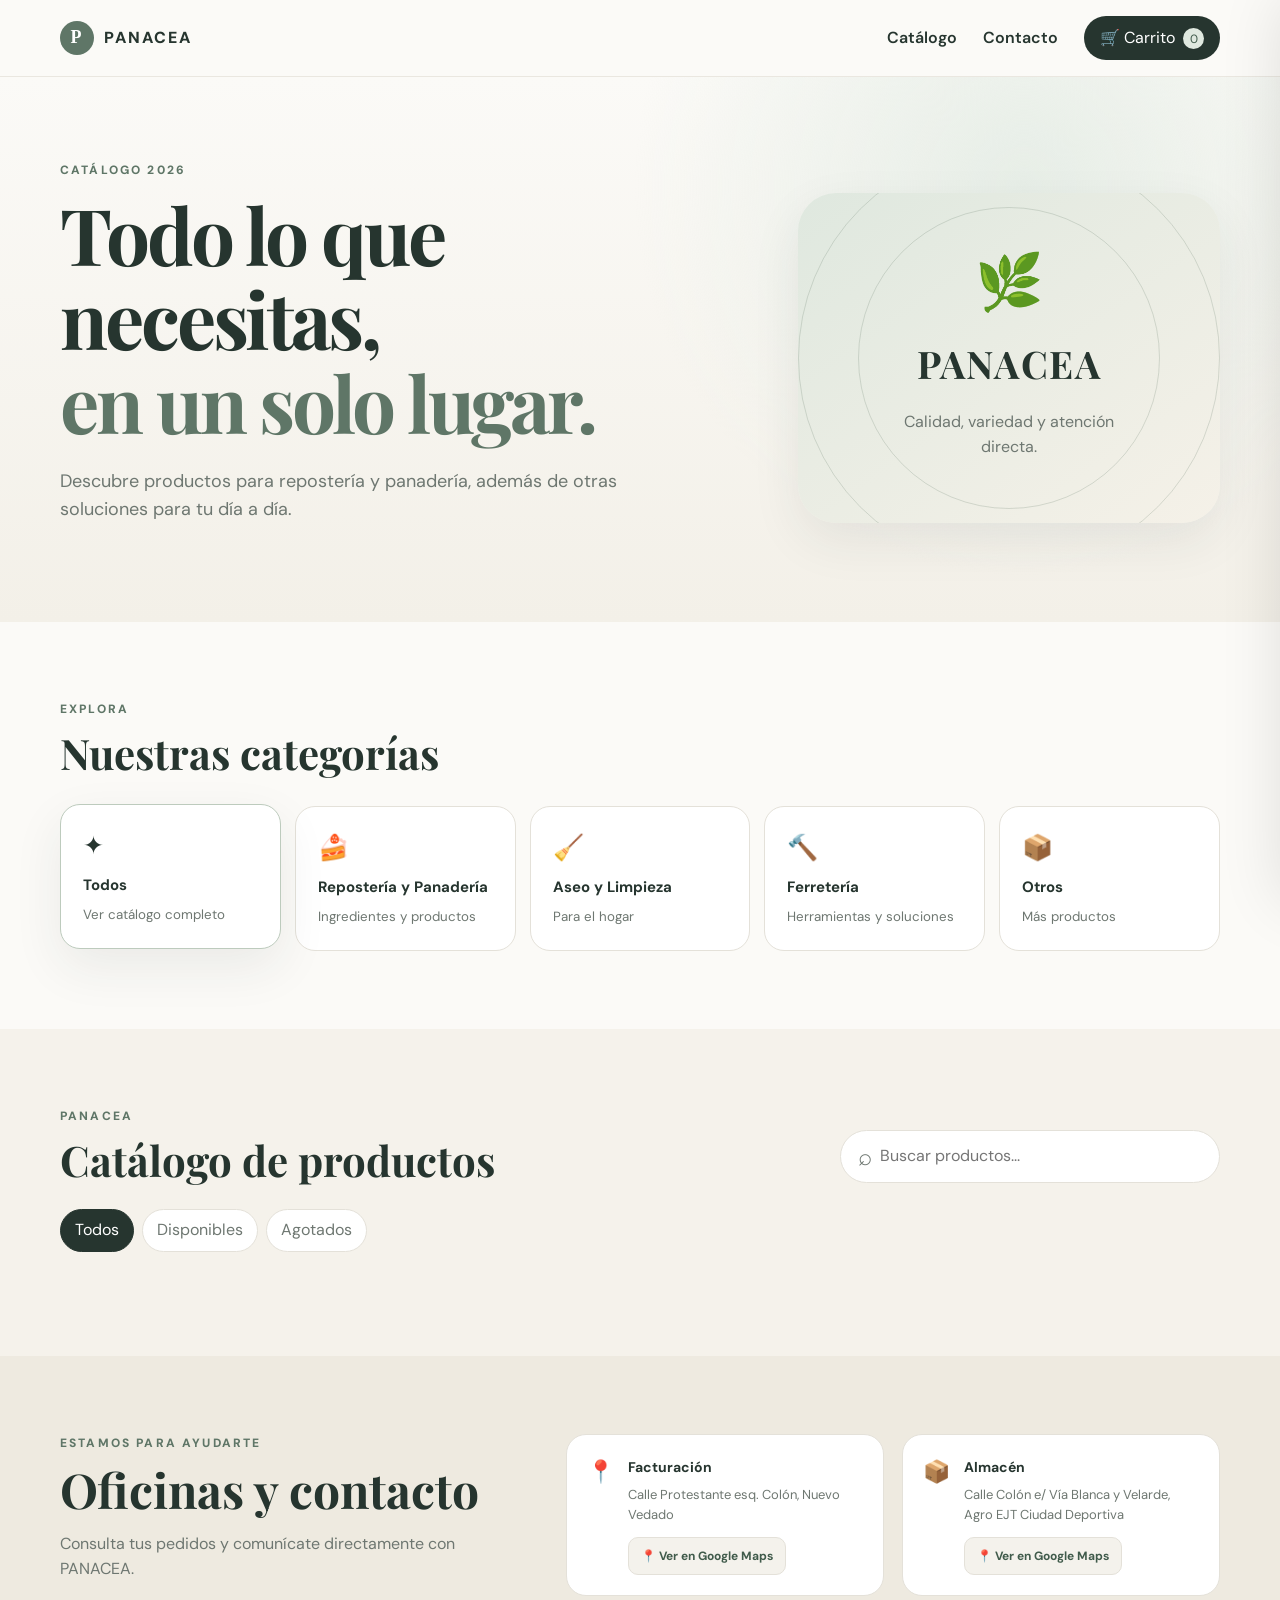
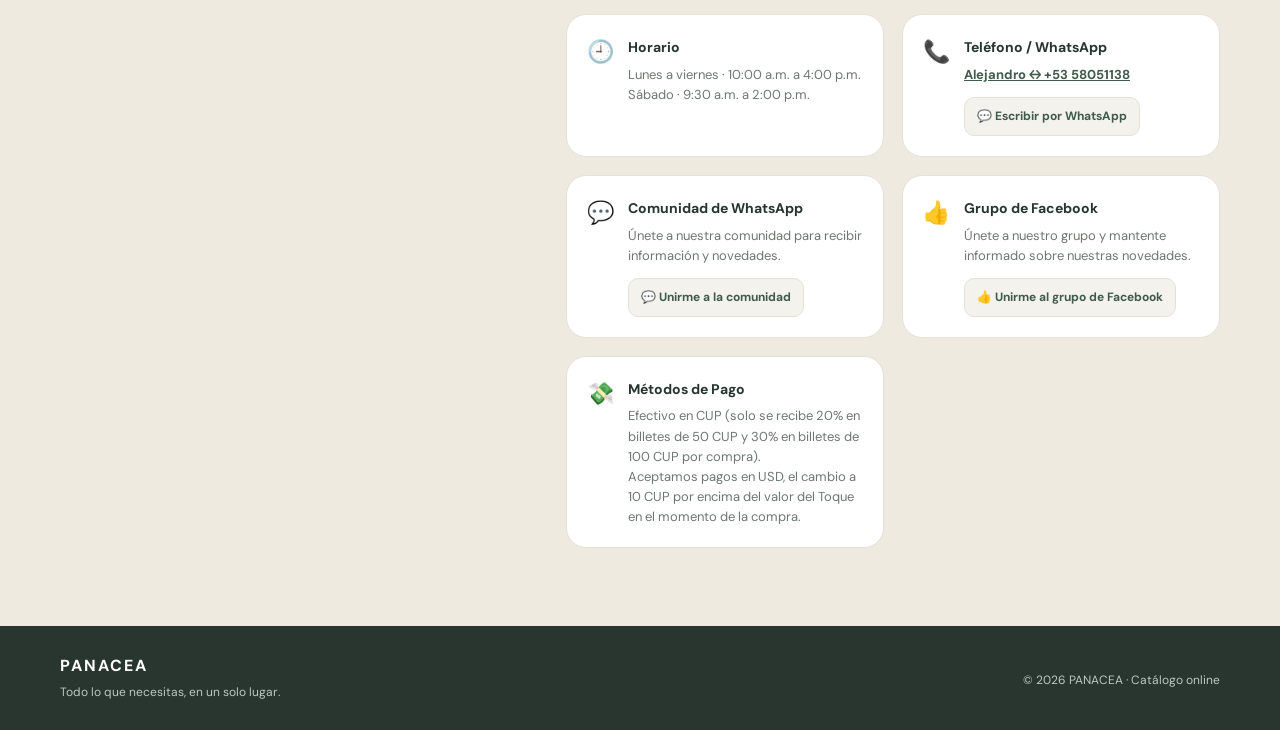
<file: index.html>
<!doctype html>
<html lang="es">
  <!-- Google tag (gtag.js) -->
<script async src="https://www.googletagmanager.com/gtag/js?id=G-MDT1JQK21J"></script>
<script>
  window.dataLayer = window.dataLayer || [];
  function gtag(){dataLayer.push(arguments);}
  gtag('js', new Date());
  gtag('config', 'G-MDT1JQK21J');
</script>
<head>
  <meta charset="utf-8">
  <meta name="viewport" content="width=device-width, initial-scale=1">
  <meta name="description" content="PANACEA · Catálogo y pedidos de productos de repostería, panadería y otros productos.">
  <title>PANACEA · Catálogo</title>
  <link rel="preconnect" href="https://fonts.googleapis.com">
  <link rel="preconnect" href="https://fonts.gstatic.com" crossorigin>
  <link href="https://fonts.googleapis.com/css2?family=DM+Sans:wght@400;500;600;700&family=Playfair+Display:wght@600;700&display=swap" rel="stylesheet">
  <link rel="stylesheet" href="styles.css">
</head>
<body>
  <header class="site-header">
    <div class="container nav-wrap">
      <a class="brand" href="#inicio" aria-label="Panacea inicio"><span class="brand-mark">P</span><span>PANACEA</span></a>
      <nav class="desktop-nav" aria-label="Navegación principal">
        <a href="#catalogo">Catálogo</a>
        <a href="#contacto">Contacto</a>
        <button class="cart-button" id="openCart" type="button">🛒 Carrito <span id="cartCount">0</span></button>
      </nav>
      <div class="mobile-actions">
        <a href="#contacto" class="mobile-contact-btn" aria-label="Ir a oficinas y contacto">💬</a>
        <button class="mobile-cart" id="openCartMobile" type="button" aria-label="Abrir carrito">🛒 <span id="cartCountMobile">0</span></button>
    </div>
  </div>
</header>
  
  <main id="inicio">
    <section class="hero">
      <div class="container hero-grid">
        <div>
          <p class="eyebrow">Catálogo 2026</p>
          <h1>Todo lo que necesitas,<br><em>en un solo lugar.</em></h1>
          <p class="hero-copy">Descubre productos para repostería y panadería, además de otras soluciones para tu día a día.</p>
        </div>
        <div class="hero-card">
          <div class="hero-card-inner">
            <span>🌿</span>
            <strong>PANACEA</strong>
            <p>Calidad, variedad y atención directa.</p>
          </div>
        </div>
      </div>
    </section>

    <section class="categories section" aria-labelledby="cat-title">
      <div class="container">
        <div class="section-heading"><p class="eyebrow">Explora</p><h2 id="cat-title">Nuestras categorías</h2></div>
        <div class="category-grid">
          <button class="category-card active" data-category="all"><span>✦</span><strong>Todos</strong><small>Ver catálogo completo</small></button>
          <button class="category-card" data-category="reposteria-panaderia"><span>🍰</span><strong>Repostería y Panadería</strong><small>Ingredientes y productos</small></button>
          <button class="category-card" data-category="aseo"><span>🧹</span><strong>Aseo y Limpieza</strong><small>Para el hogar</small></button>
          <button class="category-card" data-category="ferreteria"><span>🔨</span><strong>Ferretería</strong><small>Herramientas y soluciones</small></button>
          <button class="category-card" data-category="otros"><span>📦</span><strong>Otros</strong><small>Más productos</small></button>
        </div>
      </div>
    </section>

    <section class="catalog section" id="catalogo" aria-labelledby="catalog-title">
      <div class="container">
        <div class="catalog-toolbar">
          <div class="section-heading"><p class="eyebrow">PANACEA</p><h2 id="catalog-title">Catálogo de productos</h2></div>
          <label class="search"><span>⌕</span><input id="searchInput" type="search" placeholder="Buscar productos..." aria-label="Buscar productos"></label>
        </div>
        <div class="availability-filters" role="group" aria-label="Filtrar disponibilidad">
          <button class="filter active" data-availability="all">Todos</button>
          <button class="filter" data-availability="available">Disponibles</button>
          <button class="filter" data-availability="out">Agotados</button>
        </div>
        <div id="productGrid" class="product-grid"></div>
        <div id="emptyState" class="empty-state" hidden><div>🔎</div><h3>No encontramos productos</h3><p>Prueba con otro término o categoría.</p></div>
      </div>
    </section>

    <section class="contact section" id="contacto" aria-labelledby="contact-title">
  <div class="container contact-grid">

    <div>
      <p class="eyebrow">Estamos para ayudarte</p>
      <h2 id="contact-title">Oficinas y contacto</h2>
      <p class="contact-copy">
        Consulta tus pedidos y comunícate directamente con PANACEA.
      </p>
    </div>

    <div class="contact-details">

      <div>
        <span>📍</span>
        <div>
          <b>Facturación</b>
          <p>Calle Protestante esq. Colón, Nuevo Vedado</p>
          <a class="contact-map-btn"
             href="https://www.google.com/maps/search/?api=1&query=23.1195366%2C-82.3967783"
             target="_blank"
             rel="noopener noreferrer">
            📍 Ver en Google Maps
          </a>
        </div>
      </div>

      <div>
        <span>📦</span>
        <div>
          <b>Almacén</b>
          <p>Calle Colón e/ Vía Blanca y Velarde, Agro EJT Ciudad Deportiva</p>
          <a class="contact-map-btn"
             href="https://www.google.com/maps/search/?api=1&query=23.103866%2C-82.390748"
             target="_blank"
             rel="noopener noreferrer">
            📍 Ver en Google Maps
          </a>
        </div>
      </div>

      <div>
        <span>🕘</span>
        <div>
          <b>Horario</b>
          <p>
            Lunes a viernes · 10:00 a.m. a 4:00 p.m.<br>
            Sábado · 9:30 a.m. a 2:00 p.m.
          </p>
        </div>
      </div>

      <div>
        <span>📞</span>
        <div>
          <b>Teléfono / WhatsApp</b>
          <p>
            <a href="tel:+5358051138">Alejandro ↔️ +53 58051138</a>
          </p>

          <a class="contact-whatsapp-btn"
             href="https://wa.me/5358051138"
             target="_blank"
             rel="noopener noreferrer">
            💬 Escribir por WhatsApp
          </a>
        </div>
      </div>

      <!-- COMUNIDAD DE WHATSAPP -->
      <div>
        <span>💬</span>
        <div>
          <b>Comunidad de WhatsApp</b>
          <p>
            Únete a nuestra comunidad para recibir información y novedades.
          </p>

          <a class="contact-whatsapp-btn"
             href="https://chat.whatsapp.com/JjBmisU059PAruAXVWKO61"
             target="_blank"
             rel="noopener noreferrer">
            💬 Unirme a la comunidad
          </a>
        </div>
      </div>

      <!-- GRUPO DE FACEBOOK -->
      <div>
        <span>👍</span>
        <div>
          <b>Grupo de Facebook</b>
          <p>
            Únete a nuestro grupo y mantente informado sobre nuestras novedades.
          </p>

          <a class="contact-map-btn"
             href="https://facebook.com/groups/1377320043857843/"
             target="_blank"
             rel="noopener noreferrer">
            👍 Unirme al grupo de Facebook
          </a>
        </div>
      </div>

      <div>
        <span>💸</span>
        <div>
          <b>Métodos de Pago</b>
          <p>
            Efectivo en CUP (solo se recibe 20% en billetes de 50 CUP y 30% en
            billetes de 100 CUP por compra).<br>
            Aceptamos pagos en USD, el cambio a 10 CUP por encima del valor del
            Toque en el momento de la compra.
          </p>
        </div>
      </div>

    </div>
  </div>
    </section>
  </main>

  <footer class="footer"><div class="container footer-inner"><div><strong>PANACEA</strong><p>Todo lo que necesitas, en un solo lugar.</p></div><small>© 2026 PANACEA · Catálogo online</small></div></footer>

  <aside class="cart-drawer" id="cartDrawer" aria-hidden="true">
    <div class="drawer-header"><div><p class="eyebrow">Tu selección</p><h2>Mi carrito</h2></div><button id="closeCart" type="button" aria-label="Cerrar carrito">×</button></div>
    <div id="cartItems" class="cart-items"></div>
    <div class="cart-empty" id="cartEmpty"><div>🛒</div><h3>Tu carrito está vacío</h3><p>Agrega productos del catálogo para comenzar.</p></div>
    <div class="cart-footer" id="cartFooter" hidden>
      <div class="cart-total"><span>Total</span><strong id="cartTotal">0 CUP</strong></div>
      <button class="primary-btn full" id="checkoutBtn" type="button">Continuar al pedido</button>
    </div>
  </aside>
  <div class="overlay" id="overlay"></div>

  <dialog id="checkoutDialog" class="checkout-dialog">
    <form method="dialog" id="checkoutForm">
      <button class="dialog-close" type="button" id="closeCheckout" aria-label="Cerrar">×</button>
      <p class="eyebrow">Último paso</p><h2>Datos del cliente</h2>
      <p class="dialog-copy">Los datos se incluirán en el mensaje que enviaremos a WhatsApp.</p>
      <label>Nombre completo<input id="customerName" required maxlength="100" autocomplete="name" placeholder="Tu nombre"></label>
      <label>Teléfono de contacto<input id="customerPhone" required maxlength="30" inputmode="tel" autocomplete="tel" placeholder="Ej. 5XXXXXXX"></label>
      <div class="order-preview"><span>Resumen</span><strong id="checkoutSummary"></strong></div>
      <button class="primary-btn full" value="default" type="submit">📲 Generar pedido en WhatsApp</button>
    </form>
  </dialog>

  <script src="products.js"></script>
  <script src="app.js"></script>
</body>
</html>
</file>
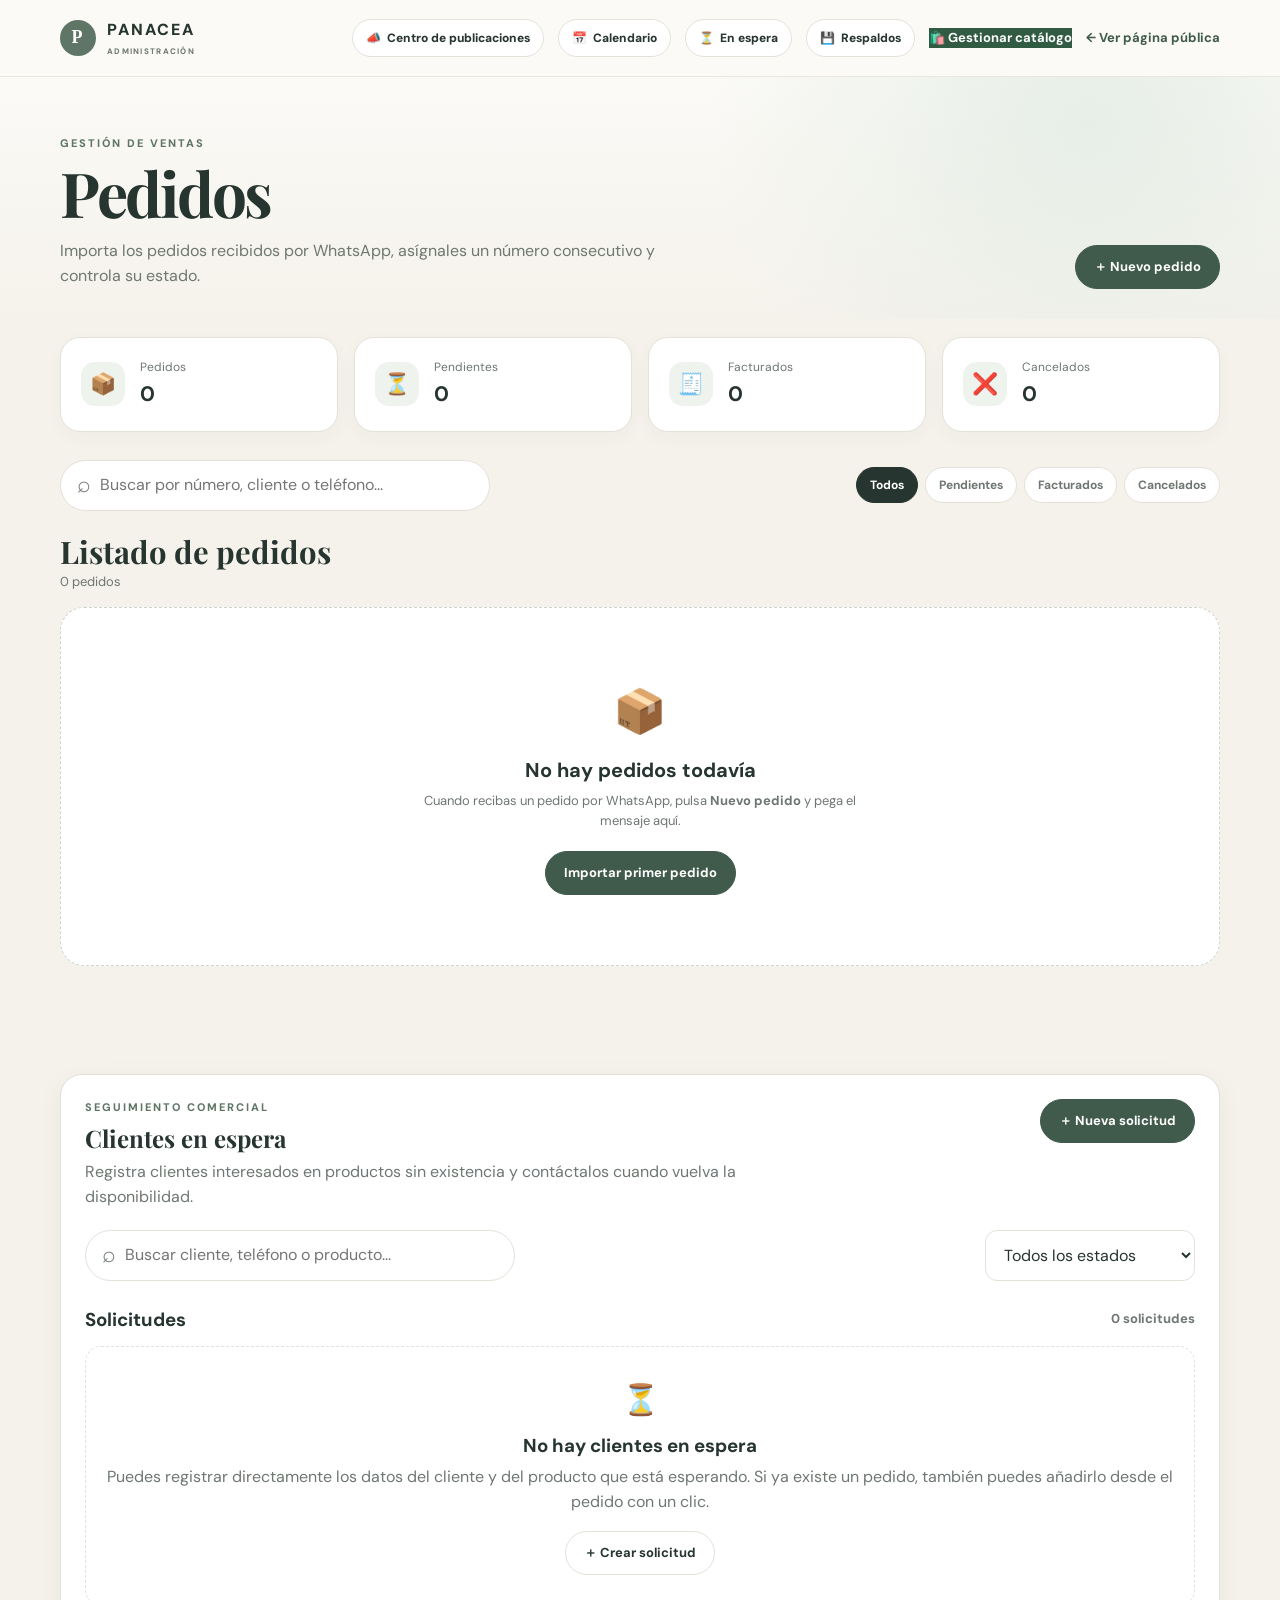
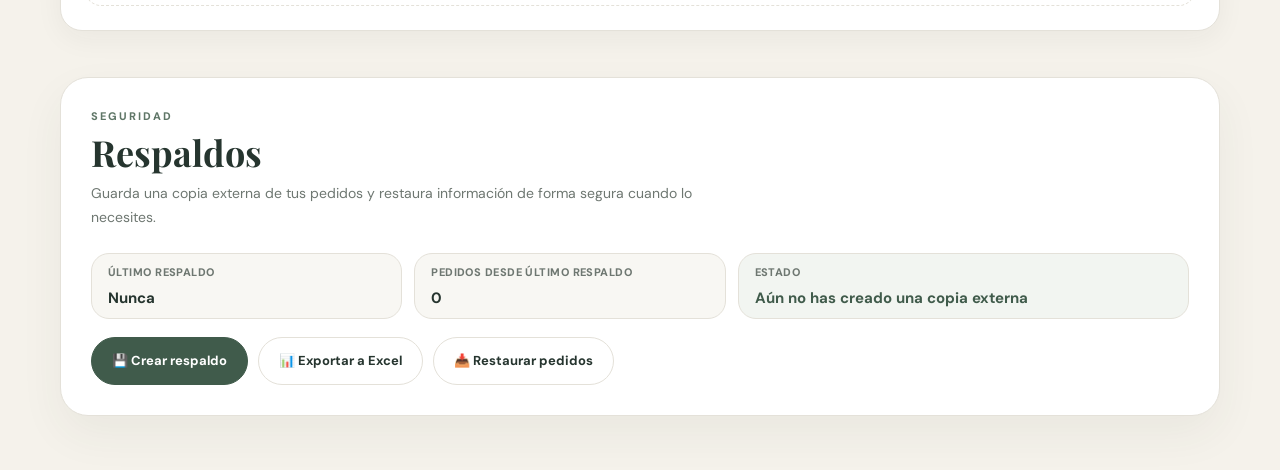
<file: admin/index.html>
<!DOCTYPE html>
<html lang="es">
<head>
  <meta charset="UTF-8">
  <meta name="viewport" content="width=device-width, initial-scale=1.0">

  <title>PANACEA · Administración</title>

  <meta
    name="description"
    content="Panel administrativo de pedidos PANACEA"
  >

  <!-- Mismo lenguaje tipográfico de PANACEA -->
  <link rel="preconnect" href="https://fonts.googleapis.com">
  <link rel="preconnect" href="https://fonts.gstatic.com" crossorigin>

  <link
    href="https://fonts.googleapis.com/css2?family=DM+Sans:wght@400;500;600;700;800&family=Playfair+Display:wght@600;700&display=swap"
    rel="stylesheet"
  >

  <!-- Estilos base de PANACEA -->
  <link rel="stylesheet" href="../styles.css">

  <!-- Estilos exclusivos del administrador -->
  <link rel="stylesheet" href="admin.css">
</head>

<body>

  <!-- ==========================================
       HEADER
       ========================================== -->

  <header class="admin-header">

    <div class="admin-container admin-nav">

      <a href="../index.html" class="admin-brand">

        <span class="admin-brand-mark">
          P
        </span>

        <span>
          PANACEA
          <small>ADMINISTRACIÓN</small>
        </span>

      </a>


      <div class="admin-nav-actions">

        <a href="publicaciones.html" class="calendar-toggle" style="text-decoration:none">📣 <span>Centro de publicaciones</span></a>

        <!-- ==========================================
             CALENDARIO / FILTROS
             ========================================== -->

        <div class="calendar-wrap">

          <button
            type="button"
            class="calendar-toggle"
            id="calendarToggle"
            aria-label="Abrir calendario"
            aria-expanded="false"
          >
            📅
            <span>Calendario</span>
          </button>


          <div
            class="calendar-panel"
            id="calendarPopover"
            hidden
          >

            <!-- CABECERA -->

            <div class="calendar-panel-header">

              <strong>
                📅 Filtrar pedidos
              </strong>

              <button
                type="button"
                class="calendar-close"
                id="calendarClose"
                aria-label="Cerrar calendario"
              >
                ×
              </button>

            </div>


            <!-- FILTROS RÁPIDOS -->

            <div class="calendar-quick-filters">

              <button
                type="button"
                data-date-filter="all"
                class="active"
              >
                Todos los pedidos
              </button>

              <button
                type="button"
                data-date-filter="day"
              >
                Por día
              </button>

              <button
                type="button"
                data-date-filter="week"
              >
                Por semana
              </button>

              <button
                type="button"
                data-date-filter="month"
              >
                Por mes
              </button>

            </div>


            <!-- CABECERA DEL MES -->

            <div class="calendar-month-header">

              <button
                type="button"
                id="calendarPrev"
                aria-label="Mes anterior"
              >
                ‹
              </button>


              <strong id="calendarMonthTitle">
                Septiembre 2026
              </strong>


              <button
                type="button"
                id="calendarNext"
                aria-label="Mes siguiente"
              >
                ›
              </button>

            </div>


            <!-- DÍAS DE LA SEMANA -->

            <div class="calendar-weekdays">

              <span class="calendar-week-corner"></span>
              <span>L</span>
              <span>M</span>
              <span>X</span>
              <span>J</span>
              <span>V</span>
              <span>S</span>
              <span>D</span>

            </div>


            <!-- CUADRÍCULA DEL CALENDARIO -->

            <div
              id="calendarGrid"
              class="calendar-grid"
            ></div>


            <!-- FILTRO ACTIVO -->

            <div
              id="calendarActiveText"
              class="calendar-active-filter"
            >
              Todos los pedidos
            </div>


            <!-- RESUMEN DE RESULTADOS -->

            <div
              id="dateFilterSummary"
              class="date-filter-summary"
              hidden
            ></div>


            <!-- QUITAR FILTRO -->

            <button
              type="button"
              class="calendar-clear"
              id="calendarClear"
            >
              ✕ Quitar filtro
            </button>

          </div>

        </div>


        <!-- ==========================================
             ACCESO RÁPIDO A RESPALDOS
             ========================================== -->

        <button
          type="button"
          class="backup-toggle waiting-toggle"
          id="waitingHeaderToggle"
          aria-label="Ir a clientes en espera"
          title="Clientes en espera"
        >
          ⏳
          <span>En espera</span>
        </button>


        <button
          type="button"
          class="backup-toggle"
          id="backupToggle"
          aria-label="Ir a la sección de respaldos"
          title="Ir a respaldos"
        >
          💾
          <span>Respaldos</span>
        </button>


        <a
          href="catalogo.html"
          class="admin-public-link"
          style="background:#315b43;color:#fff;border-color:#315b43"
        >
          🛍️ Gestionar catálogo
        </a>

        <!-- ==========================================
             ENLACE A PÁGINA PÚBLICA
             ========================================== -->

        <a
          href="../index.html"
          class="admin-public-link"
        >
          ← Ver página pública
        </a>

      </div>

    </div>

  </header>


  <!-- ==========================================
       CONTENIDO PRINCIPAL
       ========================================== -->

  <main>


    <!-- ==========================================
         CABECERA
         ========================================== -->

    <section class="admin-hero">

      <div class="admin-container">

        <p class="admin-eyebrow">
          GESTIÓN DE VENTAS
        </p>


        <div class="admin-title-row">

          <div>

            <h1>
              Pedidos
            </h1>

            <p>
              Importa los pedidos recibidos por WhatsApp,
              asígnales un número consecutivo y controla
              su estado.
            </p>

          </div>


          <button
            type="button"
            class="admin-primary-btn"
            id="openImportBtn"
          >
            ＋ Nuevo pedido
          </button>

        </div>

      </div>

    </section>


    <!-- ==========================================
         ESTADÍSTICAS
         ========================================== -->

    <section class="admin-container admin-stats">


      <article class="stat-card">

        <span class="stat-icon">
          📦
        </span>

        <div>

          <small>
            Pedidos
          </small>

          <strong id="statTotal">
            0
          </strong>

        </div>

      </article>


      <article class="stat-card">

        <span class="stat-icon">
          ⏳
        </span>

        <div>

          <small>
            Pendientes
          </small>

          <strong id="statPending">
            0
          </strong>

        </div>

      </article>


      <article class="stat-card">

        <span class="stat-icon">
          🧾
        </span>

        <div>

          <small>
            Facturados
          </small>

          <strong id="statInvoiced">
            0
          </strong>

        </div>

      </article>


      <article class="stat-card">

        <span class="stat-icon">
          ❌
        </span>

        <div>

          <small>
            Cancelados
          </small>

          <strong id="statCancelled">
            0
          </strong>

        </div>

      </article>


    </section>


    <!-- ==========================================
         HERRAMIENTAS
         ========================================== -->

    <section class="admin-container admin-toolbar">


      <!-- BUSCADOR -->

      <div class="admin-search">

        <span>
          ⌕
        </span>

        <input
          type="search"
          id="searchOrders"
          placeholder="Buscar por número, cliente o teléfono..."
          autocomplete="off"
        >

      </div>


      <!-- FILTROS DE ESTADO -->

      <div class="admin-filters">

        <button
          type="button"
          class="order-filter active"
          data-status="all"
        >
          Todos
        </button>


        <button
          type="button"
          class="order-filter"
          data-status="pending"
        >
          Pendientes
        </button>


        <button
          type="button"
          class="order-filter"
          data-status="invoiced"
        >
          Facturados
        </button>


        <button
          type="button"
          class="order-filter"
          data-status="cancelled"
        >
          Cancelados
        </button>

      </div>

    </section>


    <!-- RESPALDOS MOVIDOS AL FINAL DE LA PÁGINA -->

    <!-- ==========================================
         LISTADO DE PEDIDOS
         ========================================== -->

    <section class="admin-container admin-orders-section">


      <div class="orders-heading">

        <div>

          <h2>
            Listado de pedidos
          </h2>

          <p id="ordersCount">
            0 pedidos
          </p>

        </div>

      </div>


      <!-- LISTA -->

      <div
        id="ordersList"
        class="orders-list"
      ></div>


      <!-- ESTADO VACÍO -->

      <div
        id="emptyOrders"
        class="admin-empty"
        hidden
      >

        <div>
          📦
        </div>

        <h3>
          No hay pedidos todavía
        </h3>

        <p>
          Cuando recibas un pedido por WhatsApp,
          pulsa <strong>Nuevo pedido</strong> y pega
          el mensaje aquí.
        </p>


        <button
          type="button"
          class="admin-primary-btn"
          id="emptyImportBtn"
        >
          Importar primer pedido
        </button>

      </div>

    </section>


    <!-- ==========================================
         CLIENTES EN ESPERA
         ========================================== -->

    <section
      class="admin-container waiting-section"
      id="clientesEnEspera"
    >

      <div class="waiting-card-shell">

        <div class="waiting-heading">
          <div>
            <p class="admin-eyebrow">SEGUIMIENTO COMERCIAL</p>
            <h2>Clientes en espera</h2>
            <p class="waiting-heading-description">
              Registra clientes interesados en productos sin existencia y contáctalos cuando vuelva la disponibilidad.
            </p>
          </div>

          <button type="button" class="admin-primary-btn" id="openWaitingBtn">
            ＋ Nueva solicitud
          </button>
        </div>

        <div class="waiting-toolbar">
          <div class="admin-search">
            <span>⌕</span>
            <input type="search" id="waitingSearch" placeholder="Buscar cliente, teléfono o producto..." autocomplete="off">
          </div>
          <select id="waitingStatusFilter" class="waiting-status-filter">
            <option value="all">Todos los estados</option>
            <option value="waiting">En espera</option>
            <option value="available">Disponible</option>
            <option value="contacted">Contactado</option>
            <option value="completed">Atendido</option>
            <option value="cancelled">Cancelado</option>
          </select>
        </div>

        <div class="waiting-list-heading">
          <h3>Solicitudes</h3>
          <span id="waitingCount">0 solicitudes</span>
        </div>

        <div id="waitingList" class="waiting-list"></div>

        <div id="waitingEmpty" class="waiting-empty" hidden>
          <div>⏳</div>
          <h3>No hay clientes en espera</h3>
          <p>Puedes registrar directamente los datos del cliente y del producto que está esperando. Si ya existe un pedido, también puedes añadirlo desde el pedido con un clic.</p>
          <button type="button" class="admin-secondary-btn" id="waitingEmptyBtn" onclick="openWaitingDialog()">＋ Crear solicitud</button>
        </div>

      </div>

    </section>


    <!-- ==========================================
         SEGURIDAD / RESPALDOS
         ========================================== -->

    <section
      class="admin-container backup-section"
      id="respaldos"
    >

      <div class="backup-card">

        <div class="backup-heading">

          <div>

            <p class="admin-eyebrow">
              SEGURIDAD
            </p>

            <h2>
              Respaldos
            </h2>

            <p class="backup-heading-description">
              Guarda una copia externa de tus pedidos y restaura información de forma segura cuando lo necesites.
            </p>

          </div>

        </div>


        <div class="backup-info-grid">

          <div class="backup-info">

            <small>
              Último respaldo
            </small>

            <strong id="lastBackupDate">
              Nunca
            </strong>

          </div>


          <div class="backup-info">

            <small>
              Pedidos desde último respaldo
            </small>

            <strong id="ordersSinceBackup">
              0
            </strong>

          </div>


          <div class="backup-info backup-status">

            <small>
              Estado
            </small>

            <strong id="backupStatus">
              Aún no has creado una copia externa
            </strong>

          </div>

        </div>


        <div class="backup-actions">

          <button
            type="button"
            class="admin-primary-btn"
            id="exportOrdersBtn"
          >
            💾 Crear respaldo
          </button>


          <button
            type="button"
            class="admin-secondary-btn"
            id="exportExcelBtn"
          >
            📊 Exportar a Excel
          </button>


          <button
            type="button"
            class="admin-secondary-btn"
            id="restoreOrdersBtn"
          >
            📥 Restaurar pedidos
          </button>

        </div>

      </div>

    </section>

  </main>


  <!-- ==========================================
       MODAL SELECCIONAR TIPO DE IMPORTACIÓN
       ========================================== -->

  <dialog id="newOrderDialog" class="admin-dialog order-method-dialog">

    <div class="order-method-content">

      <button type="button" class="dialog-x" id="closeNewOrderBtn" aria-label="Cerrar">×</button>

      <p class="admin-eyebrow">NUEVO PEDIDO</p>

      <h2>¿Qué tipo de importación?</h2>

      <p class="dialog-description">Selecciona cómo quieres cargar el pedido. La importación de WhatsApp actual se mantiene sin cambios.</p>

      <div class="order-method-options">
        <button type="button" class="order-method-card" id="chooseWhatsAppBtn">
          <span class="order-method-icon">📲</span>
          <span>
            <strong>WhatsApp</strong>
            <small>Importar usando el formato actual de PANACEA</small>
          </span>
          <span class="order-method-arrow">›</span>
        </button>

        <button type="button" class="order-method-card" id="chooseFlexibleBtn">
          <span class="order-method-icon">📝</span>
          <span>
            <strong>Flexible</strong>
            <small>Importar pedidos con otros formatos de mensaje</small>
          </span>
          <span class="order-method-arrow">›</span>
        </button>
      </div>

      <div class="dialog-actions">
        <button type="button" class="admin-secondary-btn" id="cancelNewOrderBtn">Cancelar</button>
      </div>

    </div>
  </dialog>


  <!-- ==========================================
       MODAL IMPORTAR PEDIDO
       ========================================== -->

  <dialog
    id="importDialog"
    class="admin-dialog"
  >

    <form
      method="dialog"
      id="importForm"
    >


      <button
        type="button"
        class="dialog-x"
        id="closeImportBtn"
        aria-label="Cerrar"
      >
        ×
      </button>


      <p class="admin-eyebrow">
        IMPORTAR DESDE WHATSAPP
      </p>


      <h2>
        Nuevo pedido
      </h2>


      <p class="dialog-description">
        Copia el mensaje completo que recibiste del cliente
        en WhatsApp y pégalo debajo. PANACEA extraerá
        automáticamente los datos.
      </p>


      <label for="whatsappMessage">
        Mensaje de WhatsApp
      </label>


      <textarea
        id="whatsappMessage"
        rows="12"
        placeholder="Pega aquí el mensaje completo del pedido..."
        spellcheck="false"
        required
      ></textarea>


      <!-- ERROR -->

      <div
        id="parseError"
        class="parse-error"
        hidden
      ></div>


      <!-- VISTA PREVIA -->

      <div
        id="importPreview"
        class="import-preview"
        hidden
      >


        <div class="preview-header">

          <strong>
            Vista previa
          </strong>

          <span id="previewOrderNumber"></span>

        </div>


        <div class="preview-grid">


          <div>

            <small>
              Cliente
            </small>

            <strong id="previewCustomer">
              —
            </strong>

          </div>


          <div>

            <small>
              Teléfono
            </small>

            <strong id="previewPhone">
              —
            </strong>

          </div>


          <div>

            <small>
              Productos
            </small>

            <strong id="previewProducts">
              —
            </strong>

          </div>


          <div>

            <small>
              Total
            </small>

            <strong id="previewTotal">
              —
            </strong>

          </div>


        </div>

        <button type="button" class="waiting-preview-btn" id="addWaitingFromImportBtn">⏳ Añadir producto a lista de espera</button>

      </div>


      <!-- ACCIONES -->

      <div class="dialog-actions">


        <button
          type="button"
          class="admin-secondary-btn"
          id="cancelImportBtn"
        >
          Cancelar
        </button>


        <button
          type="button"
          class="admin-primary-btn"
          id="previewImportBtn"
        >
          Revisar pedido
        </button>


        <button
          type="submit"
          class="admin-primary-btn"
          id="saveImportBtn"
          hidden
        >
          ✓ Crear pedido
        </button>


      </div>


    </form>

  </dialog>


  <!-- ==========================================
       MODAL IMPORTACIÓN FLEXIBLE
       ========================================== -->

  <dialog id="flexibleDialog" class="admin-dialog flexible-dialog">

    <form method="dialog" id="flexibleForm">

      <button type="button" class="dialog-x" id="closeFlexibleBtn" aria-label="Cerrar">×</button>

      <p class="admin-eyebrow">IMPORTACIÓN FLEXIBLE</p>

      <h2>Nuevo pedido</h2>

      <p class="dialog-description">Completa los datos del cliente y agrega los productos del pedido en los campos correspondientes.</p>

      <div class="flexible-form-grid">
        <label>Nombre del cliente
          <input id="flexibleCustomerInput" type="text" placeholder="Nombre y apellidos" autocomplete="name" required>
        </label>
        <label>Teléfono
          <input id="flexiblePhoneInput" type="tel" placeholder="Número de contacto" autocomplete="tel" required>
        </label>
      </div>

      <div class="flexible-form-grid flexible-rate-grid">
        <label>Valor de El Toque (CUP por USD)
          <input id="flexibleToqueInput" type="number" min="0.0001" step="any" placeholder="Ej. 450" required>
        </label>
        <label>Factor adicional (CUP)
          <input id="flexibleFactorInput" type="number" step="any" value="0" required>
        </label>
      </div>
      <p class="flexible-rate-help">El precio USD se calcula automáticamente: precio CUP ÷ (valor de El Toque + factor).</p>
      <div class="flexible-items-heading">
        <div><strong>Productos del pedido</strong><small>Indica producto, cantidad, presentación y precio en CUP.</small></div>
        <button type="button" class="admin-secondary-btn" id="addFlexibleProductBtn">＋ Añadir producto</button>
      </div>
      <div id="flexibleProductFields" class="flexible-product-fields"></div>
      <label class="flexible-notes-label">Observaciones (opcional)
        <textarea id="flexibleNotesInput" rows="2" placeholder="Detalles adicionales del pedido..."></textarea>
      </label>

      <div id="flexibleError" class="parse-error" hidden></div>

      <div id="flexiblePreview" class="import-preview flexible-preview" hidden></div>

      <div class="dialog-actions">
        <button type="button" class="admin-secondary-btn" id="cancelFlexibleBtn">Cancelar</button>
        <button type="button" class="admin-primary-btn" id="previewFlexibleBtn">Revisar pedido</button>
        <button type="submit" class="admin-primary-btn" id="saveFlexibleBtn" hidden>✓ Crear pedido</button>
      </div>

    </form>
  </dialog>


  <!-- ==========================================
       MODAL DETALLE DEL PEDIDO
       ========================================== -->

  <dialog
    id="orderDialog"
    class="admin-dialog order-dialog"
  >

    <div id="orderDetail"></div>

  </dialog>



  <!-- ==========================================
       MODAL CLIENTE EN ESPERA
       ========================================== -->

  <dialog id="waitingDialog" class="admin-dialog waiting-dialog">
    <form method="dialog" id="waitingForm">
      <button type="button" class="dialog-x" id="closeWaitingBtn" aria-label="Cerrar">×</button>
      <p class="admin-eyebrow">SEGUIMIENTO COMERCIAL</p>
      <h2>Añadir cliente a espera</h2>
      <p class="dialog-description">Registra el producto que el cliente quiere recibir cuando vuelva a estar disponible.</p>

      <input type="hidden" id="waitingSourceOrder">

      <label for="waitingCustomer">Cliente</label>
      <input type="text" id="waitingCustomer" required autocomplete="name">

      <label for="waitingPhone">Teléfono</label>
      <input type="tel" id="waitingPhone" required autocomplete="tel">

      <label for="waitingProduct">Producto</label>
      <input type="text" id="waitingProduct" required>

      <label for="waitingQuantity">Cantidad</label>
      <input type="number" id="waitingQuantity" min="1" step="1" value="1" required>

      <label for="waitingNotes">Observaciones</label>
      <textarea id="waitingNotes" rows="3" placeholder="Opcional"></textarea>

      <input type="hidden" id="waitingStatus" value="waiting">

      <div class="dialog-actions waiting-dialog-actions">
        <button type="button" class="admin-secondary-btn" id="cancelWaitingBtn">Cancelar</button>
        <button type="button" class="admin-secondary-btn" id="saveAndNewWaitingBtn">Guardar y agregar otra</button>
        <button type="submit" class="admin-primary-btn">✓ Guardar solicitud</button>
      </div>
    </form>
  </dialog>


  <!-- ==========================================
       MODAL RESTAURAR PEDIDOS
       ========================================== -->

  <dialog
    id="restoreDialog"
    class="admin-dialog restore-dialog"
  >

    <div class="restore-content">

      <button
        type="button"
        class="dialog-x"
        id="closeRestoreBtn"
        aria-label="Cerrar"
      >
        ×
      </button>


      <!-- PRIMER PASO: SELECCIONAR ARCHIVO -->

      <div
        class="restore-intro"
        id="restoreIntro"
      >

        <p class="admin-eyebrow">
          SEGURIDAD
        </p>

        <h2>
          Restaurar pedidos
        </h2>

        <p class="dialog-description">
          Selecciona un archivo de respaldo de PANACEA. Antes de realizar cualquier cambio, revisaremos los pedidos y detectaremos posibles diferencias.
        </p>

        <input
          type="file"
          id="restoreFileInput"
          accept=".json,application/json"
          hidden
        >

        <div class="restore-intro-actions">

          <button
            type="button"
            class="admin-primary-btn"
            id="selectRestoreFileBtn"
          >
            Seleccionar respaldo
          </button>

          <button
            type="button"
            class="admin-secondary-btn"
            id="cancelRestoreBtn"
          >
            Cancelar
          </button>

        </div>

      </div>


      <!-- SEGUNDO PASO: ANÁLISIS DEL RESPALDO -->

      <div
        id="restoreAnalysis"
        class="restore-analysis"
        hidden
      ></div>

    </div>

  </dialog>

  <!-- ==========================================
       TOAST
       ========================================== -->

  <div
    id="adminToast"
    class="admin-toast"
    role="status"
    aria-live="polite"
  ></div>


  <!-- ==========================================
       JAVASCRIPT
       ========================================== -->

  <script src="admin.js?v=7"></script>

</body>
</html>
</file>
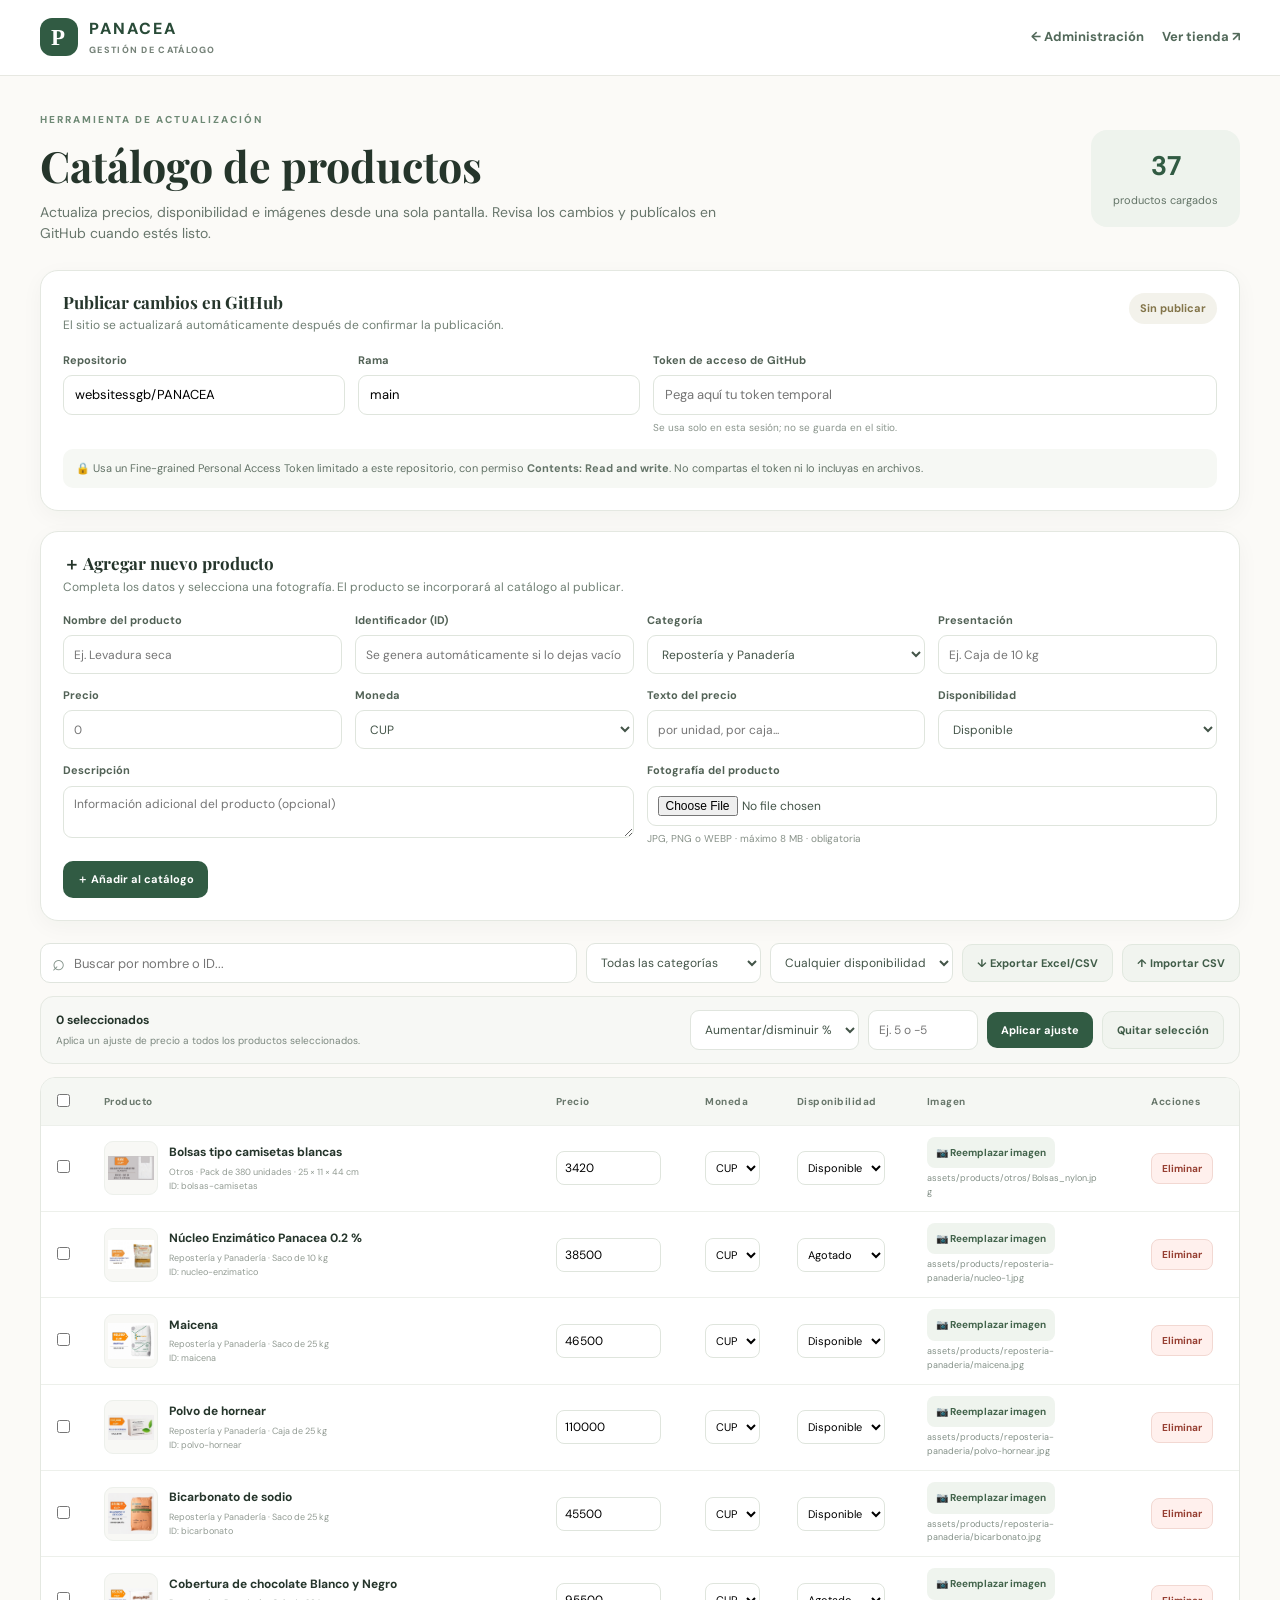
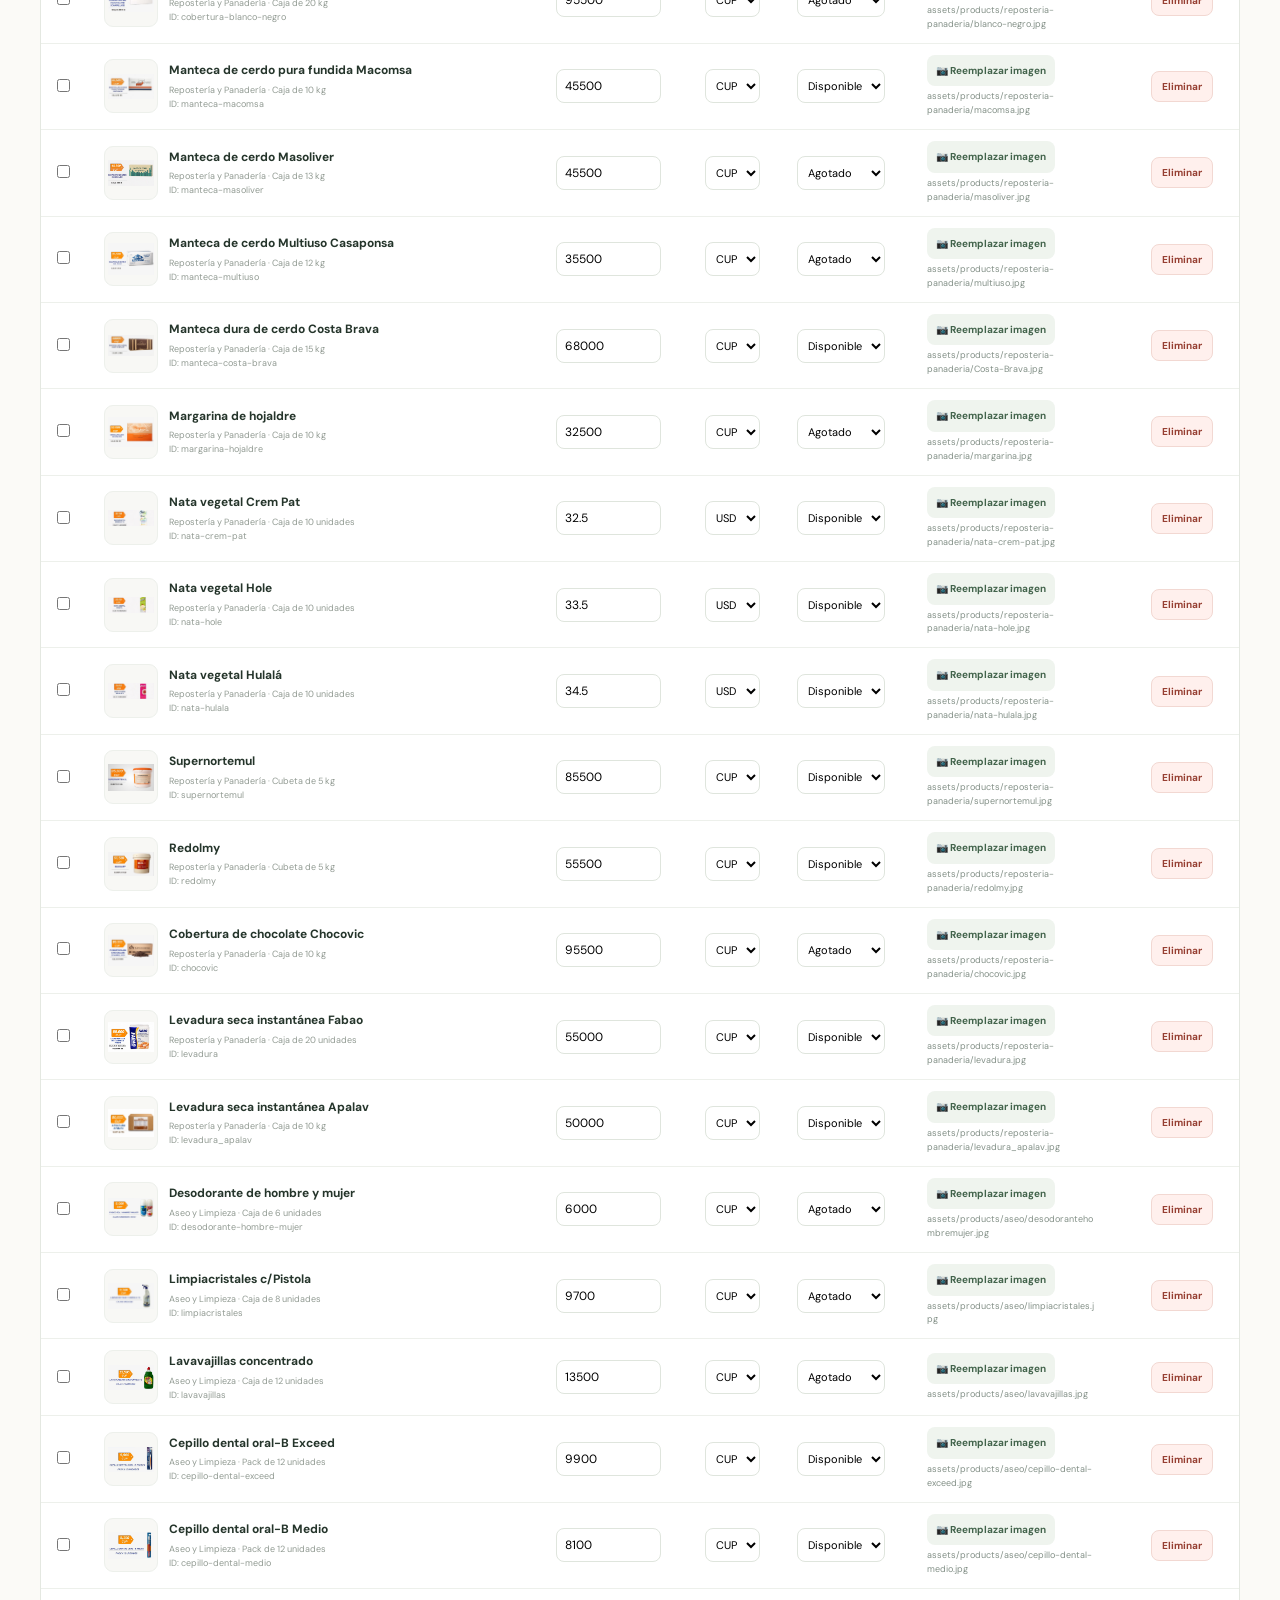
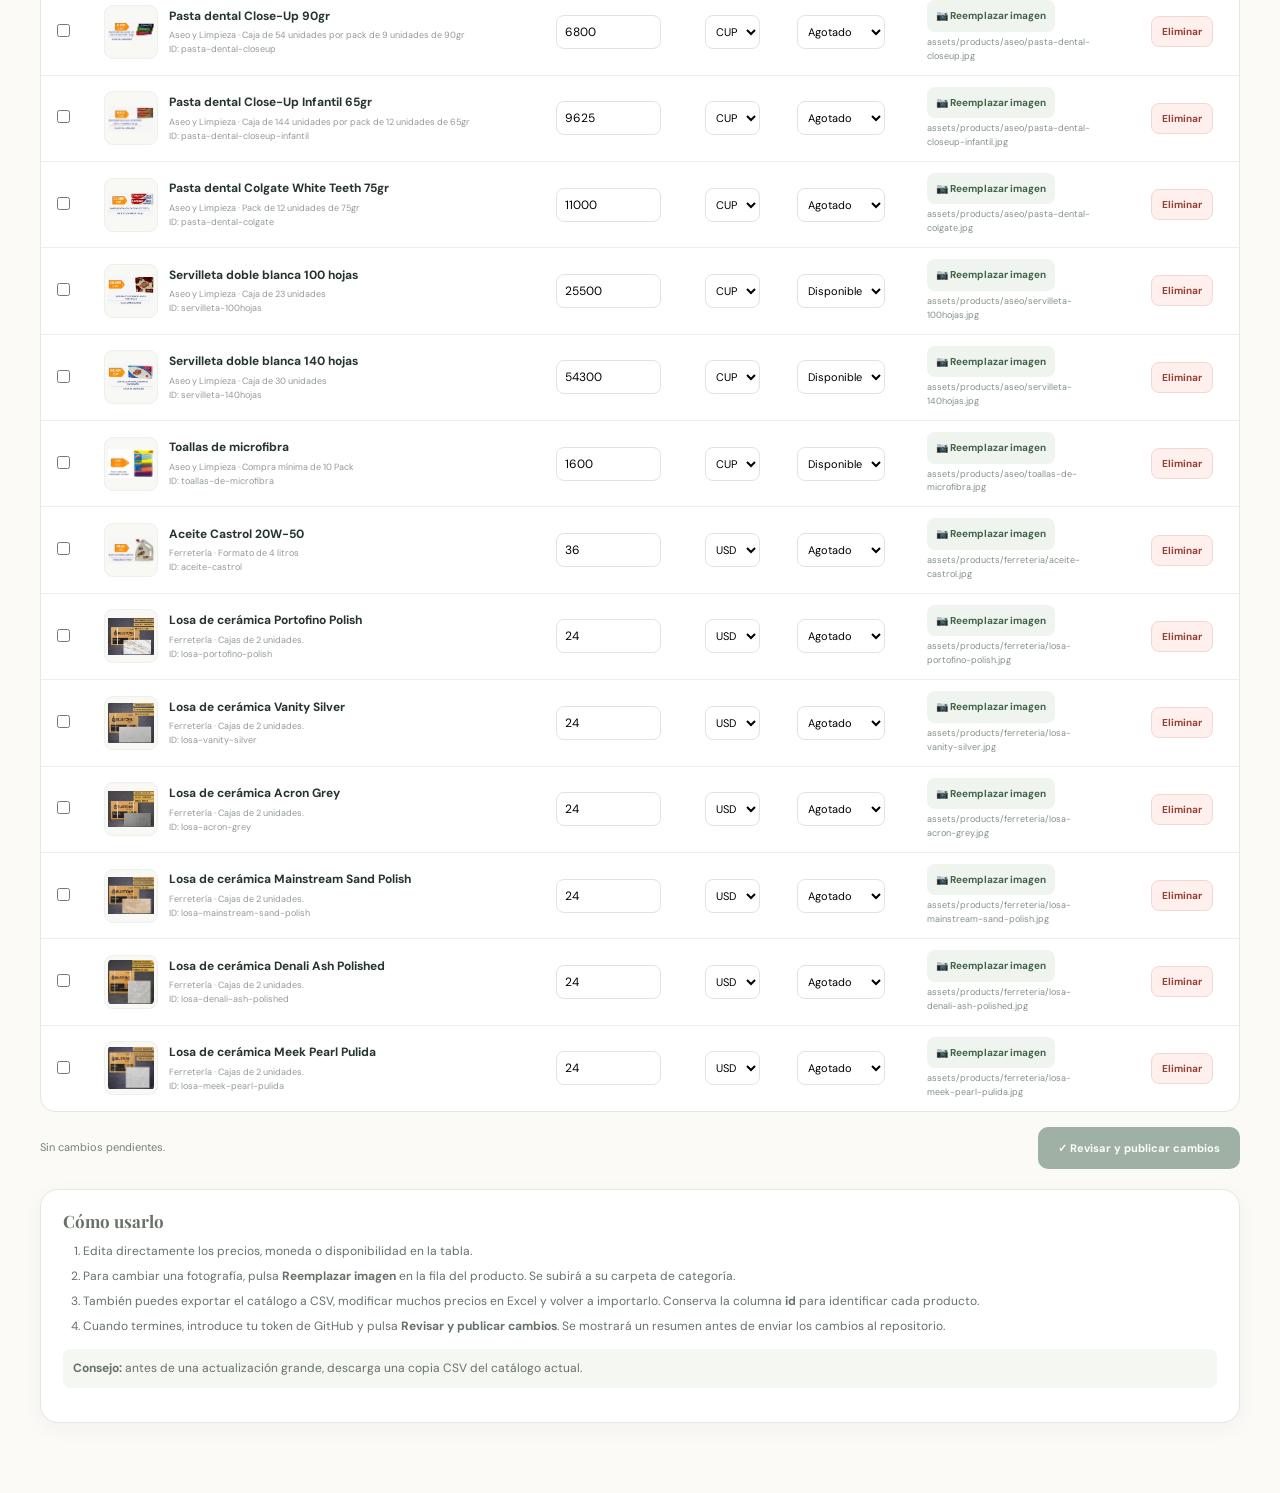
<file: admin/catalogo.html>
<!doctype html>
<html lang="es">
<head>
<meta charset="utf-8">
<meta name="viewport" content="width=device-width,initial-scale=1">
<title>PANACEA · Gestión de catálogo</title>
<link rel="preconnect" href="https://fonts.googleapis.com">
<link rel="preconnect" href="https://fonts.gstatic.com" crossorigin>
<link href="https://fonts.googleapis.com/css2?family=DM+Sans:wght@400;500;600;700;800&family=Playfair+Display:wght@600;700&display=swap" rel="stylesheet">
<link rel="stylesheet" href="../styles.css">
<link rel="stylesheet" href="catalogo.css">
</head>
<body>
<header class="cm-header">
  <a class="cm-brand" href="../index.html"><span class="cm-mark">P</span><span>PANACEA<small>GESTIÓN DE CATÁLOGO</small></span></a>
  <nav><a href="index.html">← Administración</a><a href="../index.html" target="_blank" rel="noopener">Ver tienda ↗</a></nav>
</header>
<main class="cm-wrap">
  <section class="cm-intro">
    <div><p class="cm-eyebrow">HERRAMIENTA DE ACTUALIZACIÓN</p><h1>Catálogo de productos</h1>
    <p>Actualiza precios, disponibilidad e imágenes desde una sola pantalla. Revisa los cambios y publícalos en GitHub cuando estés listo.</p></div>
    <div class="cm-count"><strong id="productCount">—</strong><span>productos cargados</span></div>
  </section>

  <section class="cm-publish">
    <div class="cm-publish-head"><div><h2>Publicar cambios en GitHub</h2><p>El sitio se actualizará automáticamente después de confirmar la publicación.</p></div><span class="cm-status" id="connectionStatus">Sin publicar</span></div>
    <div class="cm-github-grid">
      <label>Repositorio<input id="repoName" value="websitessgb/PANACEA" autocomplete="off"></label>
      <label>Rama<input id="branchName" value="main" autocomplete="off"></label>
      <label class="cm-token-field">Token de acceso de GitHub<input id="githubToken" type="password" placeholder="Pega aquí tu token temporal" autocomplete="off"><small>Se usa solo en esta sesión; no se guarda en el sitio.</small></label>
    </div>
    <div class="cm-security">🔒 Usa un Fine-grained Personal Access Token limitado a este repositorio, con permiso <b>Contents: Read and write</b>. No compartas el token ni lo incluyas en archivos.</div>
  </section>

  <section class="cm-add-panel">
    <div class="cm-add-head"><div><h2>＋ Agregar nuevo producto</h2><p>Completa los datos y selecciona una fotografía. El producto se incorporará al catálogo al publicar.</p></div></div>
    <div class="cm-add-grid">
      <label>Nombre del producto<input id="newName" type="text" maxlength="100" placeholder="Ej. Levadura seca"></label>
      <label>Identificador (ID)<input id="newId" type="text" maxlength="60" placeholder="Se genera automáticamente si lo dejas vacío"></label>
      <label>Categoría<select id="newCategory"><option value="reposteria-panaderia">Repostería y Panadería</option><option value="aseo">Aseo y Limpieza</option><option value="ferreteria">Ferretería</option><option value="otros">Otros</option></select></label>
      <label>Presentación<input id="newPresentation" type="text" maxlength="120" placeholder="Ej. Caja de 10 kg"></label>
      <label>Precio<input id="newPrice" type="number" min="0" step="any" placeholder="0"></label>
      <label>Moneda<select id="newCurrency"><option value="CUP">CUP</option><option value="USD">USD</option></select></label>
      <label>Texto del precio<input id="newPriceLabel" type="text" maxlength="50" placeholder="por unidad, por caja..."></label>
      <label>Disponibilidad<select id="newAvailability"><option value="unlimited">Disponible</option><option value="limited">Existencias limitadas</option><option value="out">Agotado</option></select></label>
      <label class="cm-new-description">Descripción<textarea id="newDescription" rows="2" maxlength="500" placeholder="Información adicional del producto (opcional)"></textarea></label>
      <label class="cm-new-image">Fotografía del producto <input id="newImage" type="file" accept="image/jpeg,image/png,image/webp"><small>JPG, PNG o WEBP · máximo 8 MB · obligatoria</small></label>
    </div>
    <button class="cm-btn cm-btn-primary" id="addProductBtn" type="button">＋ Añadir al catálogo</button>
  </section>

  <section class="cm-tools">
    <div class="cm-search"><span>⌕</span><input id="searchProducts" type="search" placeholder="Buscar por nombre o ID..."></div>
    <select id="categoryFilter" aria-label="Filtrar categoría"><option value="">Todas las categorías</option><option value="reposteria-panaderia">Repostería y Panadería</option><option value="aseo">Aseo y Limpieza</option><option value="ferreteria">Ferretería</option><option value="otros">Otros</option></select>
    <select id="availabilityFilter" aria-label="Filtrar disponibilidad"><option value="">Cualquier disponibilidad</option><option value="unlimited">Disponible</option><option value="limited">Existencias limitadas</option><option value="out">Agotado</option></select>
    <button class="cm-btn cm-btn-light" id="exportCsvBtn">↓ Exportar Excel/CSV</button>
    <label class="cm-btn cm-btn-light cm-file-btn">↑ Importar CSV<input id="importCsvInput" type="file" accept=".csv,text/csv"></label>
  </section>

  <section class="cm-bulk" id="bulkPanel">
    <div><b><span id="selectedCount">0</span> seleccionados</b><small>Aplica un ajuste de precio a todos los productos seleccionados.</small></div>
    <select id="bulkOperation"><option value="percent">Aumentar/disminuir %</option><option value="fixed">Sumar/restar importe</option></select>
    <input id="bulkAmount" type="number" step="any" placeholder="Ej. 5 o -5">
    <button class="cm-btn cm-btn-primary" id="applyBulkBtn">Aplicar ajuste</button>
    <button class="cm-btn cm-btn-light" id="clearSelectionBtn">Quitar selección</button>
  </section>

  <div class="cm-table-wrap">
    <table class="cm-table">
      <thead><tr><th><input type="checkbox" id="selectAll" aria-label="Seleccionar todos"></th><th>Producto</th><th>Precio</th><th>Moneda</th><th>Disponibilidad</th><th>Imagen</th><th>Acciones</th></tr></thead>
      <tbody id="productsBody"><tr><td colspan="7" class="cm-loading">Cargando catálogo…</td></tr></tbody>
    </table>
  </div>
  <div class="cm-bottom"><span id="changeSummary">Sin cambios pendientes.</span><button class="cm-btn cm-btn-primary cm-publish-btn" id="publishBtn" disabled>✓ Revisar y publicar cambios</button></div>
  <div class="cm-message" id="messageBox" role="status" aria-live="polite" hidden></div>
  <section class="cm-help"><h2>Cómo usarlo</h2><ol><li>Edita directamente los precios, moneda o disponibilidad en la tabla.</li><li>Para cambiar una fotografía, pulsa <b>Reemplazar imagen</b> en la fila del producto. Se subirá a su carpeta de categoría.</li><li>También puedes exportar el catálogo a CSV, modificar muchos precios en Excel y volver a importarlo. Conserva la columna <b>id</b> para identificar cada producto.</li><li>Cuando termines, introduce tu token de GitHub y pulsa <b>Revisar y publicar cambios</b>. Se mostrará un resumen antes de enviar los cambios al repositorio.</li></ol><p><b>Consejo:</b> antes de una actualización grande, descarga una copia CSV del catálogo actual.</p></section>
</main>
<script src="../products.js"></script>
<script src="catalogo.js"></script>
</body></html>
</file>
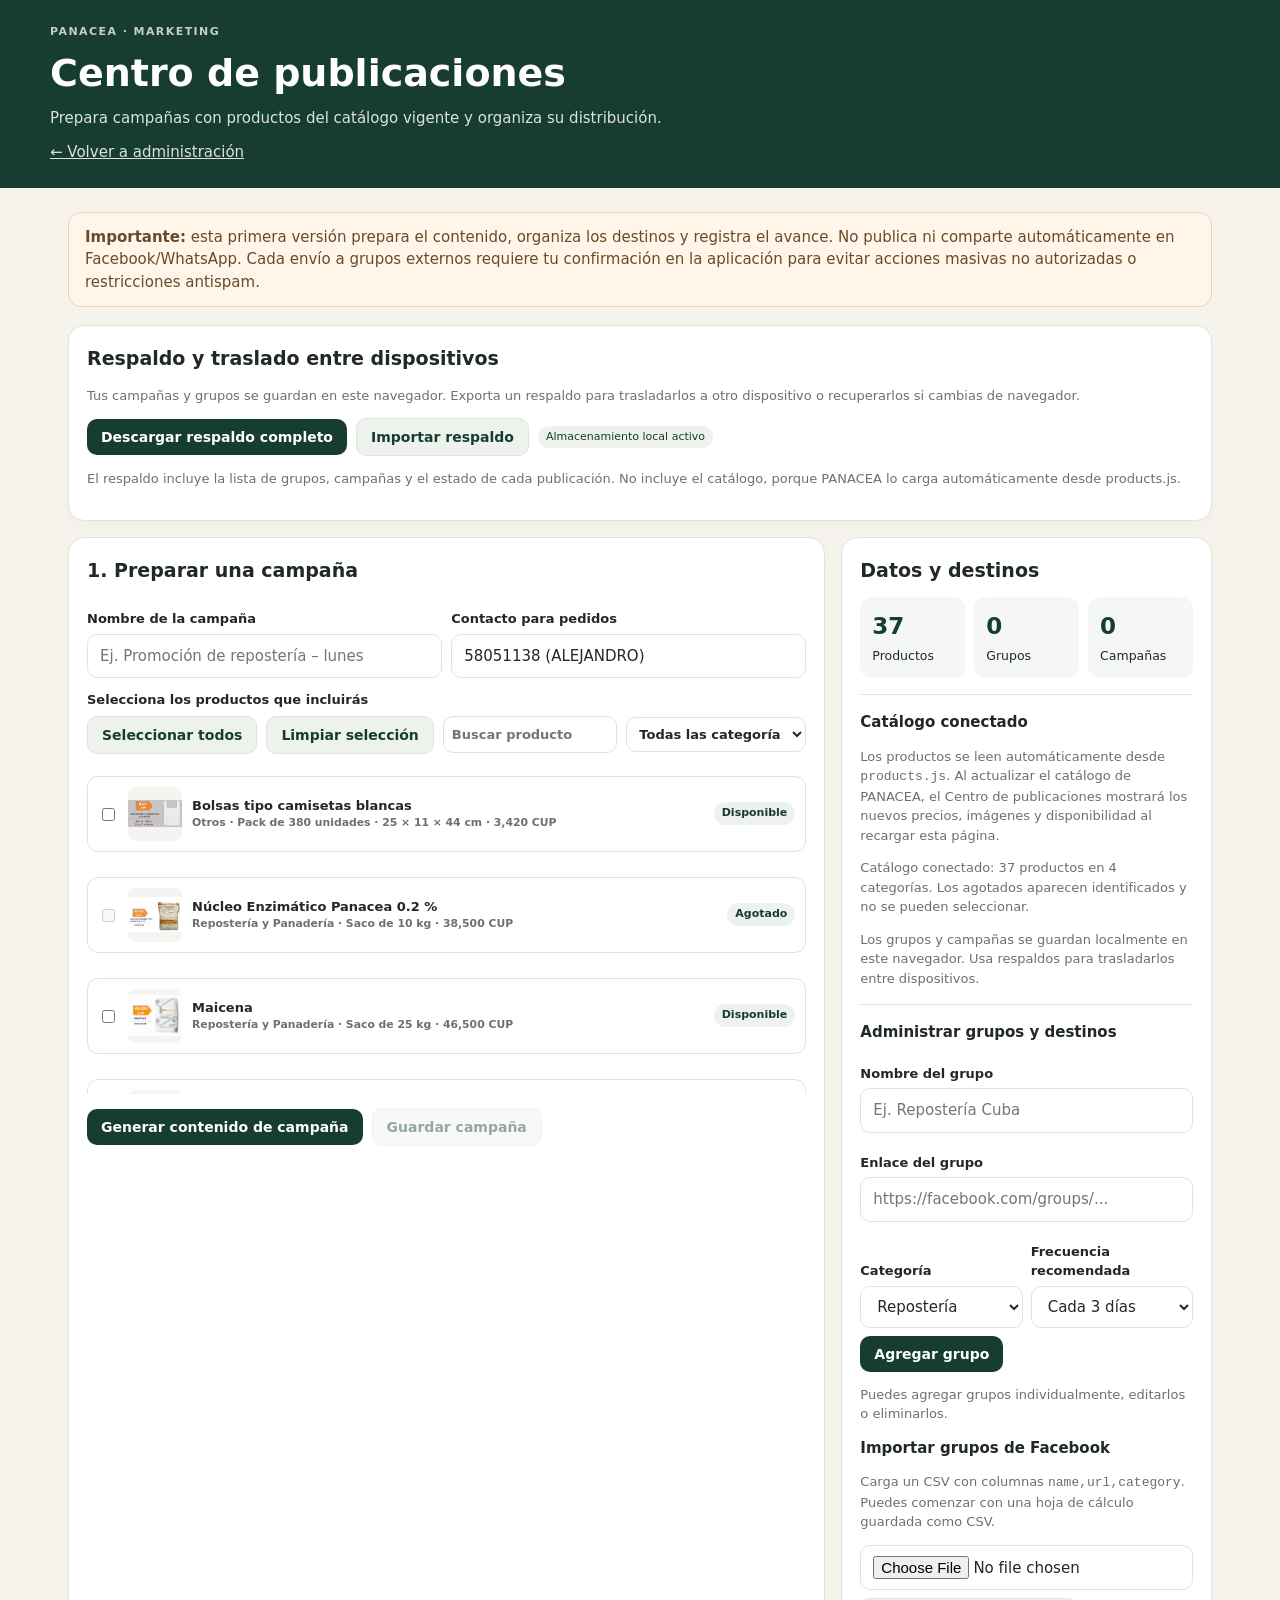
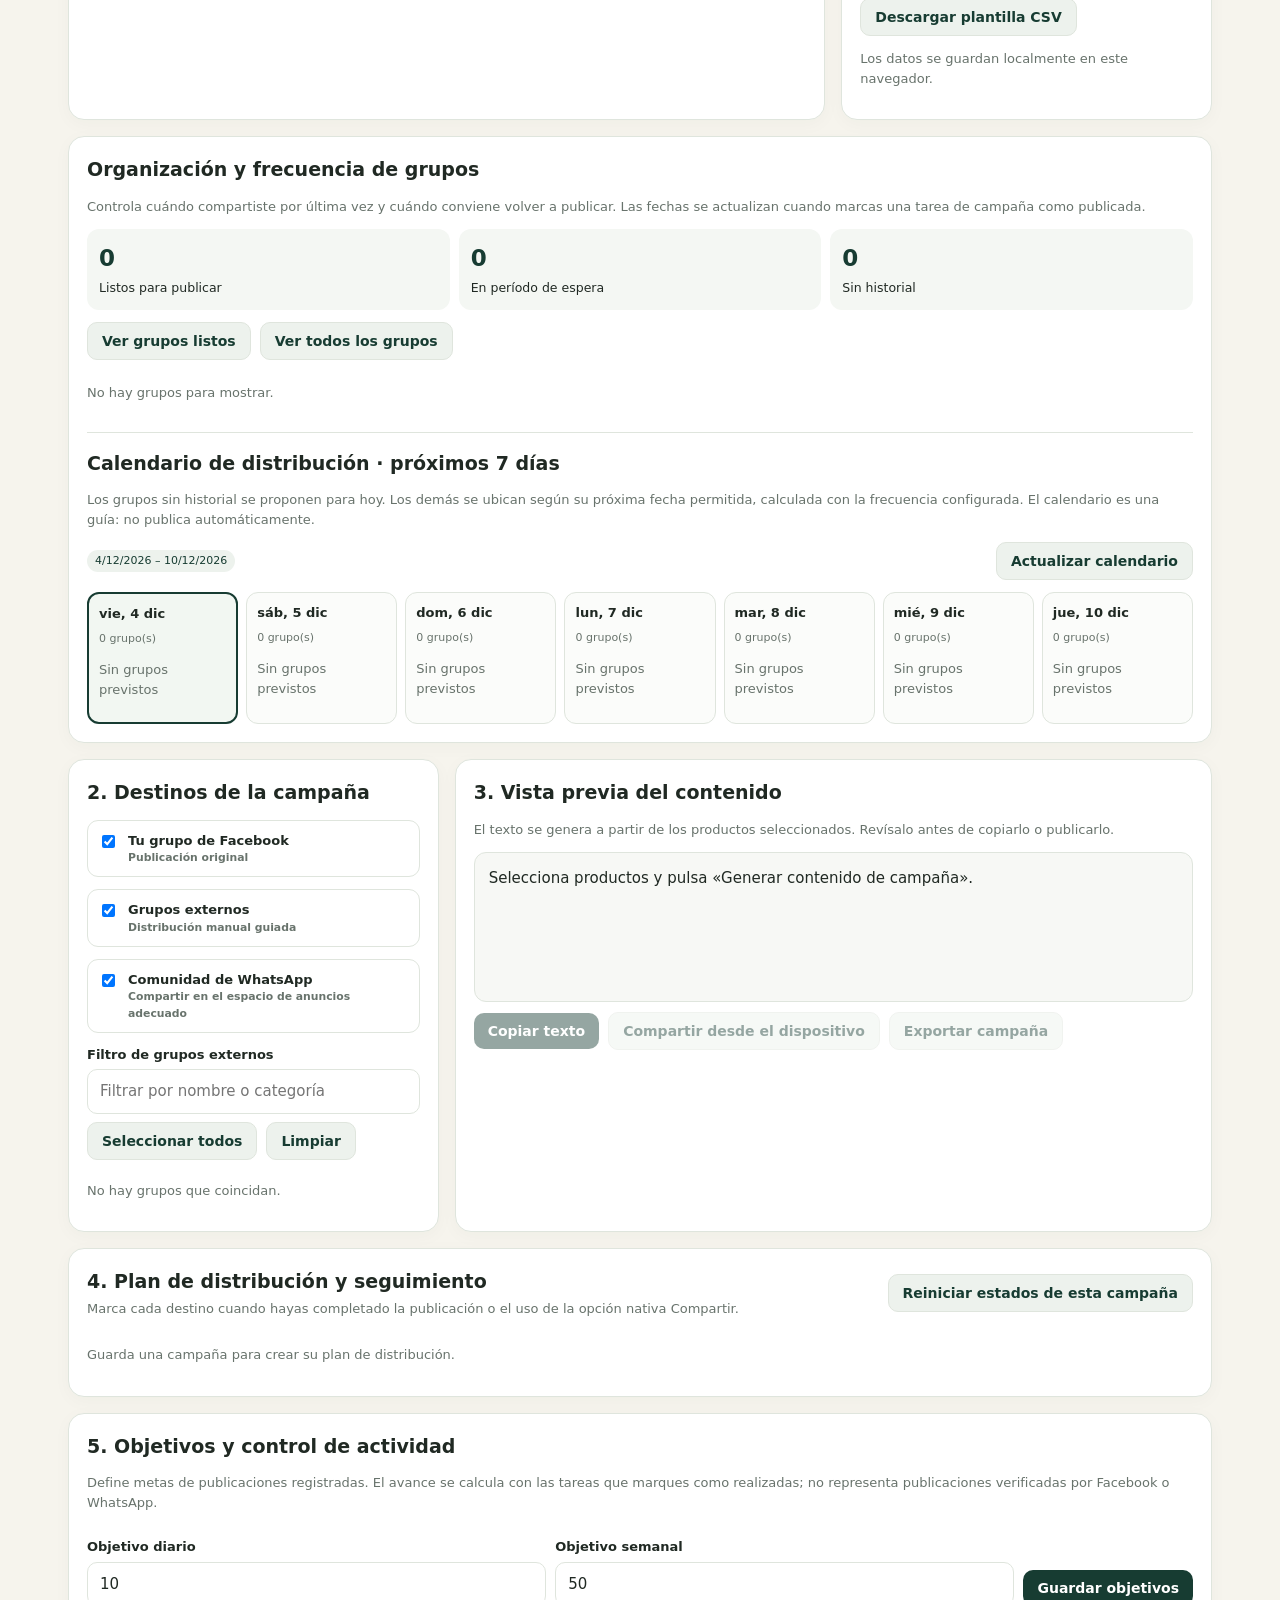
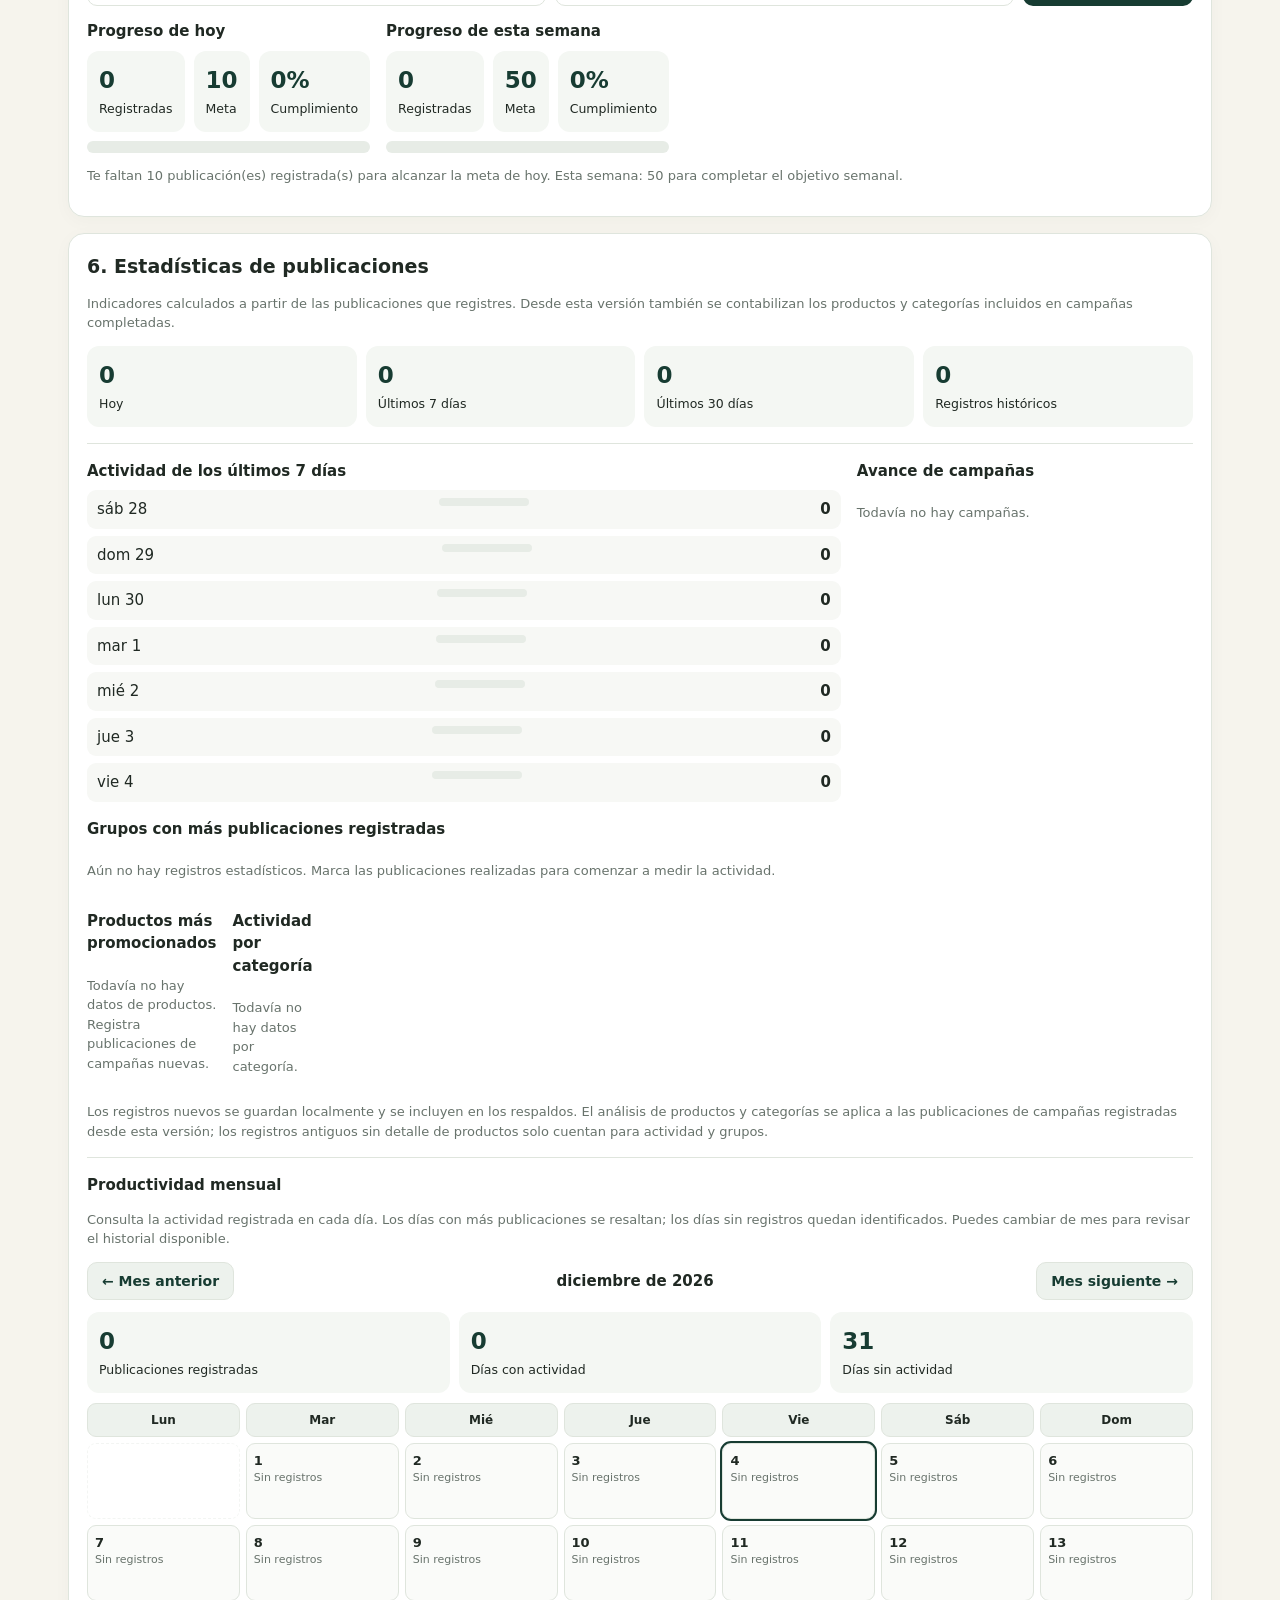
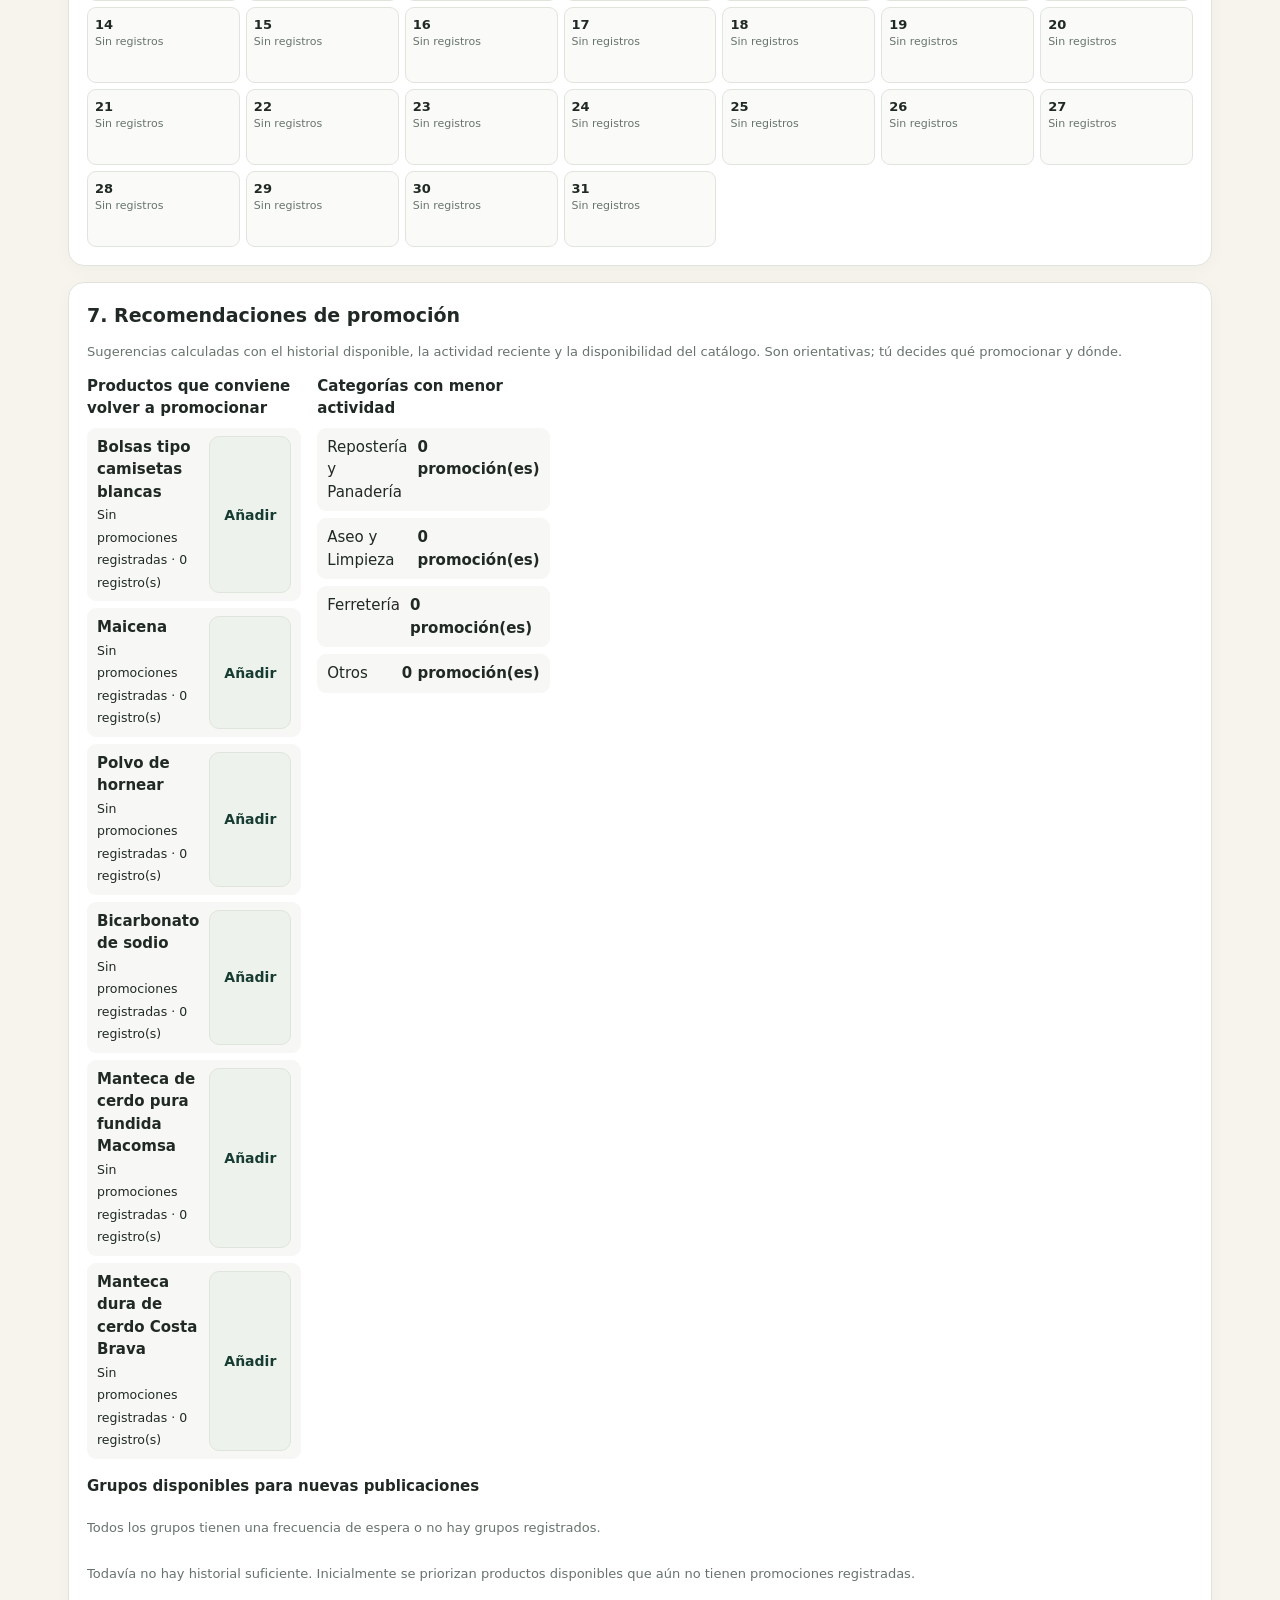
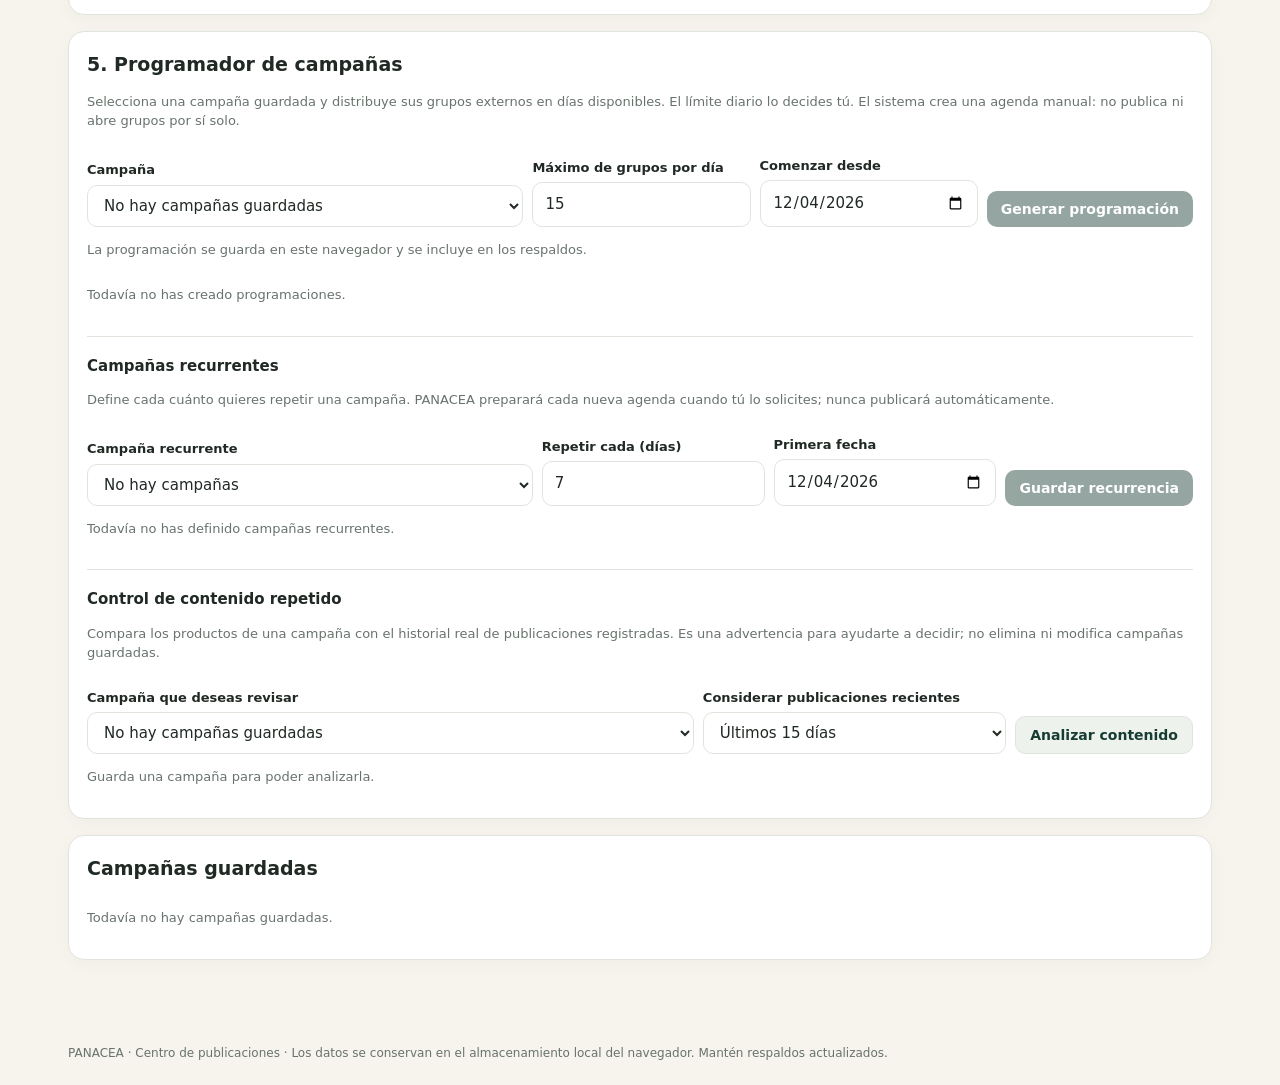
<file: admin/publicaciones.html>
<!doctype html>
<html lang="es">
<head>
<meta charset="utf-8">
<meta name="viewport" content="width=device-width,initial-scale=1">
<meta name="theme-color" content="#173c32">
<title>PANACEA · Centro de publicaciones</title>
<style>
:root{--green:#173c32;--green2:#285b49;--cream:#f6f4ed;--paper:#fff;--ink:#202923;--muted:#68736c;--line:#dfe5dd;--orange:#c87536;--red:#a43d36}
*{box-sizing:border-box}body{margin:0;background:var(--cream);color:var(--ink);font:15px/1.5 system-ui,-apple-system,Segoe UI,sans-serif}
header{background:var(--green);color:#fff;padding:24px max(20px,calc((100% - 1180px)/2))}header .eyebrow{letter-spacing:.13em;font-size:11px;opacity:.75;font-weight:700}h1{margin:4px 0;font-size:clamp(26px,4vw,38px)}header p{margin:5px 0 0;opacity:.85}
main{max-width:1180px;margin:24px auto;padding:0 18px 60px}.notice{background:#fff6e9;border:1px solid #ead4b5;padding:13px 16px;border-radius:13px;margin-bottom:18px;color:#694b2b}
.grid{display:grid;grid-template-columns:repeat(12,1fr);gap:16px}.card{background:var(--paper);border:1px solid var(--line);border-radius:16px;padding:18px;box-shadow:0 4px 18px #20332808}.span8{grid-column:span 8}.span4{grid-column:span 4}.span12{grid-column:span 12}
h2{font-size:19px;margin:0 0 13px}h3{font-size:15px;margin:0 0 8px}
label{display:block;font-size:13px;font-weight:650;margin:12px 0 5px}input,textarea,select{font:inherit;width:100%;border:1px solid var(--line);border-radius:10px;padding:10px 12px;background:#fff;color:var(--ink)}textarea{min-height:90px;resize:vertical}
button,.button{border:0;border-radius:10px;background:var(--green);color:#fff;padding:10px 14px;font:650 14px system-ui;cursor:pointer;text-decoration:none;display:inline-flex;align-items:center;justify-content:center;gap:7px}
button.secondary,.button.secondary{background:#edf2ed;color:var(--green);border:1px solid var(--line)}button.warn{background:#fff0e5;color:#84451d;border:1px solid #f0d4bd}button:disabled{opacity:.45;cursor:not-allowed}
.row{display:flex;gap:9px;flex-wrap:wrap;align-items:center}.muted{color:var(--muted);font-size:13px}.stats{display:grid;grid-template-columns:repeat(3,1fr);gap:9px}.stats.four{grid-template-columns:repeat(4,1fr)}.metric-list{display:grid;gap:7px}.metric-row{display:flex;justify-content:space-between;gap:10px;padding:8px 10px;background:#f7f8f5;border-radius:9px}.bar{height:8px;background:#e7ece6;border-radius:99px;overflow:hidden;min-width:90px}.bar span{display:block;height:100%;background:var(--green);border-radius:99px}@media(max-width:760px){.stats.four{grid-template-columns:repeat(2,1fr)}}.stat{background:#f4f7f3;border-radius:12px;padding:12px}.stat b{display:block;font-size:23px;color:var(--green)}
.list{display:grid;gap:8px;max-height:330px;overflow:auto}.item{display:flex;gap:10px;align-items:flex-start;border:1px solid var(--line);padding:10px;border-radius:11px}.item input[type=checkbox]{width:auto;margin-top:4px}.item .grow{flex:1;min-width:0}.item small{display:block;color:var(--muted)}.pill{font-size:11px;background:#edf2ed;color:var(--green);padding:3px 8px;border-radius:99px}
#productList .item{align-items:center}.product-thumb{width:54px;height:54px;object-fit:contain;border-radius:8px;background:#f4f4f0}
.task{display:flex;justify-content:space-between;align-items:center;gap:10px;border:1px solid var(--line);padding:11px;border-radius:11px}.task.done{background:#f1f7f1}.week-grid{display:grid;grid-template-columns:repeat(7,minmax(0,1fr));gap:8px}.day-card{border:1px solid var(--line);border-radius:12px;padding:10px;background:#fbfcfa;min-height:130px}.day-card.today{border:2px solid var(--green);background:#f2f7f2}.day-card h3{font-size:13px;margin:0 0 7px}.day-card .count{font-size:11px;color:var(--muted)}.day-group{font-size:12px;padding:6px 0;border-top:1px solid var(--line);overflow-wrap:anywhere}.day-group button{font-size:11px;padding:4px 7px;margin-top:4px}.calendar-tools{display:flex;gap:8px;align-items:center;justify-content:space-between;margin:12px 0}.task .grow{min-width:0}.task small{display:block;color:var(--muted)}
.month-grid{display:grid;grid-template-columns:repeat(7,minmax(0,1fr));gap:6px}.month-day{border:1px solid var(--line);border-radius:9px;min-height:76px;padding:7px;background:#fafbf9}.month-day.head{min-height:auto;background:#edf2ed;font-size:12px;font-weight:700;text-align:center}.month-day.empty{background:transparent;border-style:dashed;opacity:.35}.month-day.active{background:#edf5ed;border-color:#b6cbb8}.month-day strong{display:block;font-size:13px}.month-day small{display:block;color:var(--muted);font-size:11px}.month-day.today{outline:2px solid var(--green)}@media(max-width:600px){.month-grid{gap:3px}.month-day{padding:5px;min-height:65px}.month-day small{font-size:10px}.month-day.head{font-size:10px}}
.preview{white-space:pre-wrap;background:#f7f8f5;border:1px solid var(--line);padding:14px;border-radius:12px;min-height:150px}
hr{border:0;border-top:1px solid var(--line);margin:16px 0}.hidden{display:none!important}
footer{max-width:1180px;margin:auto;padding:0 18px 25px;color:var(--muted);font-size:12px}
@media(max-width:760px){.week-grid{grid-template-columns:repeat(2,minmax(0,1fr))}.span8,.span4{grid-column:span 12}.stats{grid-template-columns:repeat(3,1fr)}.task{align-items:flex-start;flex-direction:column}.task .row{width:100%}.task button{flex:1}}
</style>
</head>
<body>
<header><div class="eyebrow">PANACEA · MARKETING</div><h1>Centro de publicaciones</h1><p>Prepara campañas con productos del catálogo vigente y organiza su distribución.</p><p style="margin-top:12px"><a href="index.html" style="color:#fff">← Volver a administración</a></p></header>
<main>
<div class="notice"><b>Importante:</b> esta primera versión prepara el contenido, organiza los destinos y registra el avance. No publica ni comparte automáticamente en Facebook/WhatsApp. Cada envío a grupos externos requiere tu confirmación en la aplicación para evitar acciones masivas no autorizadas o restricciones antispam.</div>
<section class="card span12" style="margin-bottom:16px">
<h2>Respaldo y traslado entre dispositivos</h2>
<p class="muted">Tus campañas y grupos se guardan en este navegador. Exporta un respaldo para trasladarlos a otro dispositivo o recuperarlos si cambias de navegador.</p>
<div class="row">
<button id="exportBackup">Descargar respaldo completo</button>
<button class="secondary" id="chooseBackup">Importar respaldo</button>
<input type="file" id="backupFile" accept=".json,application/json" class="hidden">
<span class="pill" id="localStatus">Almacenamiento local activo</span>
</div>
<p class="muted" id="backupStatus" aria-live="polite">El respaldo incluye la lista de grupos, campañas y el estado de cada publicación. No incluye el catálogo, porque PANACEA lo carga automáticamente desde products.js.</p>
</section>
<div class="grid">
<section class="card span8">
<h2>1. Preparar una campaña</h2>
<div class="row">
<div style="flex:1;min-width:190px"><label for="campaignName">Nombre de la campaña</label><input id="campaignName" placeholder="Ej. Promoción de repostería – lunes"></div>
<div style="flex:1;min-width:170px"><label for="contact">Contacto para pedidos</label><input id="contact" value="58051138 (ALEJANDRO)"></div>
</div>
<label>Selecciona los productos que incluirás</label>
<div class="row" style="margin:6px 0 10px"><button class="secondary" id="selectAllProducts">Seleccionar todos</button><button class="secondary" id="clearProducts">Limpiar selección</button><label style="margin:0;min-width:170px;flex:1"><input id="productSearch" placeholder="Buscar producto" style="padding:8px"></label><label style="margin:0;min-width:180px;flex:1"><select id="categoryFilter" style="padding:8px"><option value="all">Todas las categorías</option><option value="reposteria-panaderia">Repostería y Panadería</option><option value="aseo">Aseo y Limpieza</option><option value="ferreteria">Ferretería</option><option value="otros">Otros</option></select></label></div>
<div id="productList" class="list"><p class="muted">Cargando catálogo de PANACEA…</p></div>
<div class="row" style="margin-top:14px"><button id="generateBtn">Generar contenido de campaña</button><button class="secondary" id="saveCampaignBtn" disabled>Guardar campaña</button></div>
</section>
<aside class="card span4">
<h2>Datos y destinos</h2>
<div class="stats"><div class="stat"><b id="productsCount">0</b><small>Productos</small></div><div class="stat"><b id="groupsCount">0</b><small>Grupos</small></div><div class="stat"><b id="campaignsCount">0</b><small>Campañas</small></div></div>
<hr>
<h3>Catálogo conectado</h3><p class="muted">Los productos se leen automáticamente desde <code>products.js</code>. Al actualizar el catálogo de PANACEA, el Centro de publicaciones mostrará los nuevos precios, imágenes y disponibilidad al recargar esta página.</p><p class="muted" id="catalogStatus">Conectando con el catálogo…</p><p class="muted">Los grupos y campañas se guardan localmente en este navegador. Usa respaldos para trasladarlos entre dispositivos.</p>
<hr>
<h3>Administrar grupos y destinos</h3>
<div class="row" style="gap:8px;align-items:end;flex-wrap:wrap">
 <div style="flex:1;min-width:180px"><label for="groupName">Nombre del grupo</label><input id="groupName" placeholder="Ej. Repostería Cuba"></div>
 <div style="flex:1;min-width:220px"><label for="groupUrl">Enlace del grupo</label><input id="groupUrl" type="url" placeholder="https://facebook.com/groups/..."></div>
 <div style="flex:1;min-width:160px"><label for="groupCategory">Categoría</label><select id="groupCategory"><option value="Repostería">Repostería</option><option value="Panadería">Panadería</option><option value="Compra y venta">Compra y venta</option><option value="Emprendimientos">Emprendimientos</option><option value="General">General</option><option value="Otros">Otros</option></select></div>
 <div style="flex:1;min-width:150px"><label for="groupFrequency">Frecuencia recomendada</label><select id="groupFrequency"><option value="1">Cada día</option><option value="3" selected>Cada 3 días</option><option value="7">Cada semana</option><option value="14">Cada 2 semanas</option><option value="30">Cada mes</option></select></div>
 <button id="saveGroupBtn">Agregar grupo</button><button class="secondary hidden" id="cancelGroupEdit">Cancelar</button>
</div>
<p class="muted" id="groupFormStatus">Puedes agregar grupos individualmente, editarlos o eliminarlos.</p>
<h3>Importar grupos de Facebook</h3><p class="muted">Carga un CSV con columnas <code>name,url,category</code>. Puedes comenzar con una hoja de cálculo guardada como CSV.</p>
<input type="file" id="groupsFile" accept=".csv,text/csv">
<div class="row" style="margin-top:8px"><button class="secondary" id="downloadTemplate">Descargar plantilla CSV</button></div>
<p class="muted" id="importStatus">Los datos se guardan localmente en este navegador.</p>
</aside>
<section class="card span12">
<h2>Organización y frecuencia de grupos</h2>
<p class="muted">Controla cuándo compartiste por última vez y cuándo conviene volver a publicar. Las fechas se actualizan cuando marcas una tarea de campaña como publicada.</p>
<div class="stats"><div class="stat"><b id="groupsDue">0</b><small>Listos para publicar</small></div><div class="stat"><b id="groupsWaiting">0</b><small>En período de espera</small></div><div class="stat"><b id="groupsNever">0</b><small>Sin historial</small></div></div>
<div class="row" style="margin-top:12px"><button class="secondary" id="filterDue">Ver grupos listos</button><button class="secondary" id="filterAll">Ver todos los grupos</button></div>
<div id="scheduleList" class="list" style="margin-top:10px;max-height:420px"></div>
<hr><h2>Calendario de distribución · próximos 7 días</h2>
<p class="muted">Los grupos sin historial se proponen para hoy. Los demás se ubican según su próxima fecha permitida, calculada con la frecuencia configurada. El calendario es una guía: no publica automáticamente.</p>
<div class="calendar-tools"><span class="pill" id="calendarRange">Esta semana</span><button class="secondary" id="refreshCalendar">Actualizar calendario</button></div>
<div id="weeklyCalendar" class="week-grid" aria-live="polite"></div>
</section>
<section class="card span4">
<h2>2. Destinos de la campaña</h2>
<label class="item"><input type="checkbox" id="destOwnFb" checked><span class="grow">Tu grupo de Facebook<small>Publicación original</small></span></label>
<label class="item"><input type="checkbox" id="destOtherFb" checked><span class="grow">Grupos externos<small>Distribución manual guiada</small></span></label>
<label class="item"><input type="checkbox" id="destWa" checked><span class="grow">Comunidad de WhatsApp<small>Compartir en el espacio de anuncios adecuado</small></span></label>
<label>Filtro de grupos externos</label><input id="groupFilter" placeholder="Filtrar por nombre o categoría">
<div class="row" style="margin:8px 0"><button class="secondary" id="selectAllGroups">Seleccionar todos</button><button class="secondary" id="clearGroups">Limpiar</button></div>
<div id="groupList" class="list"><p class="muted">Agrega o importa tu lista de grupos.</p></div>
</section>
<section class="card span8">
<h2>3. Vista previa del contenido</h2>
<p class="muted">El texto se genera a partir de los productos seleccionados. Revísalo antes de copiarlo o publicarlo.</p>
<div id="preview" class="preview">Selecciona productos y pulsa «Generar contenido de campaña».</div>
<div class="row" style="margin-top:10px"><button id="copyText" disabled>Copiar texto</button><button class="secondary" id="shareText" disabled>Compartir desde el dispositivo</button><button class="secondary" id="downloadCampaign" disabled>Exportar campaña</button></div>
</section>
<section class="card span12">
<div class="row" style="justify-content:space-between"><div><h2 style="margin-bottom:3px">4. Plan de distribución y seguimiento</h2><p class="muted" style="margin:0">Marca cada destino cuando hayas completado la publicación o el uso de la opción nativa Compartir.</p></div><button class="secondary" id="resetTasks">Reiniciar estados de esta campaña</button></div>
<div id="distributionTasks" class="list" style="margin-top:14px"><p class="muted">Guarda una campaña para crear su plan de distribución.</p></div>
</section>
<section class="card span12" id="goalsSection">
<h2>5. Objetivos y control de actividad</h2>
<p class="muted">Define metas de publicaciones registradas. El avance se calcula con las tareas que marques como realizadas; no representa publicaciones verificadas por Facebook o WhatsApp.</p>
<div class="row" style="align-items:end">
 <div style="flex:1;min-width:140px"><label for="dailyGoal">Objetivo diario</label><input id="dailyGoal" type="number" min="1" max="1000" value="10"></div>
 <div style="flex:1;min-width:140px"><label for="weeklyGoal">Objetivo semanal</label><input id="weeklyGoal" type="number" min="1" max="7000" value="50"></div>
 <button id="saveGoals">Guardar objetivos</button>
</div>
<div class="grid" style="margin-top:14px">
 <div class="span6"><h3>Progreso de hoy</h3><div class="stats"><div class="stat"><b id="goalTodayCount">0</b><small>Registradas</small></div><div class="stat"><b id="goalTodayTarget">10</b><small>Meta</small></div><div class="stat"><b id="goalTodayPercent">0%</b><small>Cumplimiento</small></div></div><div class="bar" style="height:12px;margin-top:9px"><span id="goalTodayBar" style="width:0%"></span></div></div>
 <div class="span6"><h3>Progreso de esta semana</h3><div class="stats"><div class="stat"><b id="goalWeekCount">0</b><small>Registradas</small></div><div class="stat"><b id="goalWeekTarget">50</b><small>Meta</small></div><div class="stat"><b id="goalWeekPercent">0%</b><small>Cumplimiento</small></div></div><div class="bar" style="height:12px;margin-top:9px"><span id="goalWeekBar" style="width:0%"></span></div></div>
</div><p class="muted" id="goalAdvice" aria-live="polite"></p>
</section>
<section class="card span12" id="statisticsSection">
<h2>6. Estadísticas de publicaciones</h2>
<p class="muted">Indicadores calculados a partir de las publicaciones que registres. Desde esta versión también se contabilizan los productos y categorías incluidos en campañas completadas.</p>
<div class="stats four">
 <div class="stat"><b id="statToday">0</b><small>Hoy</small></div>
 <div class="stat"><b id="statWeek">0</b><small>Últimos 7 días</small></div>
 <div class="stat"><b id="statMonth">0</b><small>Últimos 30 días</small></div>
 <div class="stat"><b id="statTotal">0</b><small>Registros históricos</small></div>
</div>
<hr><div class="grid">
 <div class="span8"><h3>Actividad de los últimos 7 días</h3><div id="statsDaily" class="metric-list"></div></div>
 <div class="span4"><h3>Avance de campañas</h3><div id="statsCampaigns" class="metric-list"></div></div>
 <div class="span12"><h3>Grupos con más publicaciones registradas</h3><div id="statsGroups" class="metric-list"></div></div>
 <div class="span6"><h3>Productos más promocionados</h3><div id="statsProducts" class="metric-list"></div></div>
 <div class="span6"><h3>Actividad por categoría</h3><div id="statsCategories" class="metric-list"></div></div>
</div>
<p class="muted" id="statsNote">Los registros nuevos se guardan localmente y se incluyen en los respaldos. El análisis de productos y categorías se aplica a las publicaciones de campañas registradas desde esta versión; los registros antiguos sin detalle de productos solo cuentan para actividad y grupos.</p>
<hr><h3>Productividad mensual</h3>
<p class="muted">Consulta la actividad registrada en cada día. Los días con más publicaciones se resaltan; los días sin registros quedan identificados. Puedes cambiar de mes para revisar el historial disponible.</p>
<div class="calendar-tools"><button class="secondary" id="monthPrev">← Mes anterior</button><b id="monthTitle">Mes</b><button class="secondary" id="monthNext">Mes siguiente →</button></div>
<div id="monthlySummary" class="stats" style="margin-bottom:10px"></div>
<div id="monthlyCalendar" class="month-grid" aria-live="polite"></div>
</section>
<section class="card span12" id="recommendationsSection">
<h2>7. Recomendaciones de promoción</h2>
<p class="muted">Sugerencias calculadas con el historial disponible, la actividad reciente y la disponibilidad del catálogo. Son orientativas; tú decides qué promocionar y dónde.</p>
<div class="grid">
 <div class="span6"><h3>Productos que conviene volver a promocionar</h3><div id="recommendProducts" class="metric-list"></div></div>
 <div class="span6"><h3>Categorías con menor actividad</h3><div id="recommendCategories" class="metric-list"></div></div>
 <div class="span12"><h3>Grupos disponibles para nuevas publicaciones</h3><div id="recommendGroups" class="metric-list"></div></div>
</div>
<p class="muted" id="recommendationNote"></p>
</section>
<section class="card span12" id="plannerSection">
<h2>5. Programador de campañas</h2>
<p class="muted">Selecciona una campaña guardada y distribuye sus grupos externos en días disponibles. El límite diario lo decides tú. El sistema crea una agenda manual: no publica ni abre grupos por sí solo.</p>
<div class="row" style="align-items:end">
 <div style="flex:2;min-width:220px"><label for="planCampaign">Campaña</label><select id="planCampaign"></select></div>
 <div style="flex:1;min-width:150px"><label for="planDailyLimit">Máximo de grupos por día</label><input id="planDailyLimit" type="number" min="1" max="100" value="15"></div>
 <div style="flex:1;min-width:150px"><label for="planStartDate">Comenzar desde</label><input id="planStartDate" type="date"></div>
 <button id="generatePlan">Generar programación</button>
</div>
<p class="muted" id="planStatus" aria-live="polite">La programación se guarda en este navegador y se incluye en los respaldos.</p>
<div id="plansList" class="list"></div>
<hr style="margin:18px 0;border:0;border-top:1px solid var(--line,#ddd)">
<h3>Campañas recurrentes</h3>
<p class="muted">Define cada cuánto quieres repetir una campaña. PANACEA preparará cada nueva agenda cuando tú lo solicites; nunca publicará automáticamente.</p>
<div class="row" style="align-items:end">
 <div style="flex:2;min-width:220px"><label for="recCampaign">Campaña recurrente</label><select id="recCampaign"></select></div>
 <div style="flex:1;min-width:130px"><label for="recInterval">Repetir cada (días)</label><input id="recInterval" type="number" min="1" max="365" value="7"></div>
 <div style="flex:1;min-width:150px"><label for="recStart">Primera fecha</label><input id="recStart" type="date"></div>
 <button id="saveRecurrence">Guardar recurrencia</button>
</div>
<div id="recurrenceList" class="list"></div>
<hr style="margin:18px 0;border:0;border-top:1px solid var(--line,#ddd)">
<h3>Control de contenido repetido</h3>
<p class="muted">Compara los productos de una campaña con el historial real de publicaciones registradas. Es una advertencia para ayudarte a decidir; no elimina ni modifica campañas guardadas.</p>
<div class="row" style="align-items:end">
 <div style="flex:2;min-width:220px"><label for="auditCampaign">Campaña que deseas revisar</label><select id="auditCampaign"></select></div>
 <div style="flex:1;min-width:150px"><label for="auditWindow">Considerar publicaciones recientes</label><select id="auditWindow"><option value="7">Últimos 7 días</option><option value="15" selected>Últimos 15 días</option><option value="30">Últimos 30 días</option></select></div>
 <button type="button" id="refreshAudit" class="secondary">Analizar contenido</button>
</div>
<div id="contentAudit" class="list" aria-live="polite"><p class="muted">Selecciona una campaña para analizar sus productos.</p></div>
</section>
<section class="card span12">
<h2>Campañas guardadas</h2><div id="campaignHistory" class="list"><p class="muted">Todavía no hay campañas guardadas.</p></div>
</section>
</div>
</main>
<footer>PANACEA · Centro de publicaciones · Los datos se conservan en el almacenamiento local del navegador. Mantén respaldos actualizados.</footer>
<script src="../products.js"></script>
<script>
const OWN_FB='https://facebook.com/groups/1377320043857843/';
const WA_COMMUNITY='https://chat.whatsapp.com/JjBmisU059PAruAXVWKO61';
const KEYS={products:'panacea-marketing-products-v1',groups:'panacea-marketing-groups-v1',campaigns:'panacea-marketing-campaigns-v1',plans:'panacea-marketing-plans-v1',log:'panacea-marketing-log-v1',goals:'panacea-marketing-goals-v1',recurrences:'panacea-marketing-recurrences-v1'};
let products=(typeof PRODUCTS!=='undefined' && Array.isArray(PRODUCTS)?PRODUCTS:[]).map(normalizeProduct),groups=load(KEYS.groups,[]),campaigns=load(KEYS.campaigns,[]),plans=load(KEYS.plans,[]),publicationLog=load(KEYS.log,[]),goals=load(KEYS.goals,{daily:10,weekly:50}),recurrences=load(KEYS.recurrences,[]),selectedProducts=new Set(),selectedGroups=new Set(),draft=null,activeCampaignId=null,monthOffset=0;
const $=id=>document.getElementById(id);
function load(k,f){try{return JSON.parse(localStorage.getItem(k))??f}catch{return f}}
function persist(){
 try{
  localStorage.setItem(KEYS.products,JSON.stringify(products));
  localStorage.setItem(KEYS.groups,JSON.stringify(groups));
  localStorage.setItem(KEYS.campaigns,JSON.stringify(campaigns));
  localStorage.setItem(KEYS.plans,JSON.stringify(plans));
  localStorage.setItem(KEYS.log,JSON.stringify(publicationLog));
  localStorage.setItem(KEYS.goals,JSON.stringify(goals));
  localStorage.setItem(KEYS.recurrences,JSON.stringify(recurrences));
  $('localStatus').textContent='Almacenamiento local activo';
 }catch(err){
  $('localStatus').textContent='No se pudo guardar';
  $('backupStatus').textContent='El navegador no pudo guardar los cambios. Descarga un respaldo y libera espacio. Detalle: '+err.message;
  alert('No se pudieron guardar los cambios en este navegador. Descarga un respaldo y revisa el espacio disponible.');
 }
}
function backupData(){return {app:'PANACEA Centro de publicaciones',schemaVersion:1,exportedAt:new Date().toISOString(),groups,campaigns,plans,publicationLog,goals,recurrences};}
function downloadJSON(data,filename){const blob=new Blob([JSON.stringify(data,null,2)],{type:'application/json'});const url=URL.createObjectURL(blob);const a=document.createElement('a');a.href=url;a.download=filename;document.body.appendChild(a);a.click();a.remove();setTimeout(()=>URL.revokeObjectURL(url),1000);}
function validBackup(data){return !!data&&data.app==='PANACEA Centro de publicaciones'&&data.schemaVersion===1&&Array.isArray(data.groups)&&Array.isArray(data.campaigns)&&(data.plans===undefined||Array.isArray(data.plans))&&(data.publicationLog===undefined||Array.isArray(data.publicationLog))&&(data.goals===undefined||(data.goals&&typeof data.goals==='object'))&&(data.recurrences===undefined||Array.isArray(data.recurrences))&&data.groups.every(g=>g&&typeof g.name==='string')&&data.campaigns.every(c=>c&&typeof c.id==='string'&&Array.isArray(c.tasks)&&Array.isArray(c.products));}
async function importBackup(file){
 const data=JSON.parse(await file.text());
 if(!validBackup(data))throw new Error('El archivo no tiene el formato de respaldo de PANACEA o está incompleto.');
 const date=data.exportedAt?new Date(data.exportedAt).toLocaleString('es-CU'):'fecha desconocida';
 if(!confirm(`El respaldo contiene ${data.groups.length} grupos y ${data.campaigns.length} campañas (creado: ${date}).

Al continuar, reemplazará los grupos y campañas de este navegador. Se recomienda exportar primero un respaldo actual. ¿Deseas continuar?`))return;
 groups=data.groups;campaigns=data.campaigns;plans=Array.isArray(data.plans)?data.plans:[];publicationLog=Array.isArray(data.publicationLog)?data.publicationLog:[];goals=data.goals&&typeof data.goals==='object'?{daily:Math.max(1,Number(data.goals.daily)||10),weekly:Math.max(1,Number(data.goals.weekly)||50)}:{daily:10,weekly:50};recurrences=Array.isArray(data.recurrences)?data.recurrences:[];selectedGroups=new Set();selectedProducts.clear();activeCampaignId=campaigns[0]?.id||null;draft=null;
 persist();renderGroups();renderStats();renderGoals();renderHistory();renderTasks();renderPlanner();renderRecurrences();renderContentAudit();$('preview').textContent='Selecciona una campaña guardada o prepara una nueva.';$('copyText').disabled=$('shareText').disabled=$('downloadCampaign').disabled=true;$('saveCampaignBtn').disabled=true;
 $('backupStatus').textContent=`Respaldo importado correctamente: ${groups.length} grupos, ${campaigns.length} campañas y ${plans.length} programaciones.`;
}

function esc(s){return String(s??'').replace(/[&<>"']/g,c=>({'&':'&amp;','<':'&lt;','>':'&gt;','"':'&quot;',"'":'&#39;'}[c]));}
function money(v,c){let n=Number(v)||0;return new Intl.NumberFormat('es-CU',{maximumFractionDigits:2}).format(n)+' '+(c||'CUP')}
function normalizeProduct(p,i){return {id:String(p.id??p.sku??`p-${i}-${(p.name||p.title||'').slice(0,10)}`),name:p.name||p.title||p.product||'Producto sin nombre',description:p.description||'',presentation:p.presentation||p.format||'',price:Number(p.price??p.priceCUP??p.precio??0),currency:p.currency||p.currencyCode||'CUP',image:p.image||p.imageUrl||p.photo||'',availability:p.availability||'available',category:p.category||'otros',priceLabel:p.priceLabel||''};}
function categoryName(c){return ({'reposteria-panaderia':'Repostería y Panadería','aseo':'Aseo y Limpieza','ferreteria':'Ferretería','otros':'Otros'})[c]||c||'Otros';}
function renderProducts(){let q=$('productSearch').value.toLowerCase(),cat=$('categoryFilter').value;let shown=products.filter(p=>(cat==='all'||p.category===cat)&&(p.name+' '+p.description+' '+categoryName(p.category)).toLowerCase().includes(q));$('productList').innerHTML=shown.length?shown.map(p=>`<label class="item"><input type="checkbox" data-product="${esc(p.id)}" ${selectedProducts.has(p.id)?'checked':''} ${p.availability==='out'?'disabled':''}><img class="product-thumb" src="../${esc(p.image).replace(/^\//,'')}" onerror="this.style.display='none'" alt=""><span class="grow"><b>${esc(p.name)}</b><small>${esc(categoryName(p.category))} · ${esc(p.presentation)} · ${money(p.price,p.currency)}</small></span><span class="pill">${p.availability==='out'?'Agotado':p.availability==='limited'?`Stock: ${p.stock??'limitado'}`:'Disponible'}</span></label>`).join(''):'<p class="muted">No hay productos para mostrar.</p>';document.querySelectorAll('[data-product]').forEach(el=>el.onchange=()=>{el.checked?selectedProducts.add(el.dataset.product):selectedProducts.delete(el.dataset.product);});$('productsCount').textContent=products.length;}
function nextDate(g){if(!g.lastPublishedAt)return null;const d=new Date(g.lastPublishedAt);d.setDate(d.getDate()+Math.max(1,Number(g.frequencyDays)||3));return d;}
function groupState(g){if(!g.lastPublishedAt)return 'never';return nextDate(g)<=new Date()?'due':'waiting';}
function renderGroups(){let q=$('groupFilter').value.toLowerCase();let shown=groups.filter(g=>(g.name+' '+(g.category||'')+' '+(g.url||'')).toLowerCase().includes(q));$('groupList').innerHTML=shown.length?shown.map(g=>{let due=nextDate(g),state=groupState(g);return `<div class="item"><input type="checkbox" data-group="${esc(g.id)}" ${selectedGroups.has(g.id)?'checked':''}><span class="grow"><b>${esc(g.name)}</b><small>${esc(g.category||'Sin categoría')} · ${g.url?'Con enlace':'Sin enlace'} · Frecuencia: cada ${Math.max(1,Number(g.frequencyDays)||3)} días</small><small>${g.lastPublishedAt?'Última publicación: '+new Date(g.lastPublishedAt).toLocaleDateString('es-CU'):'Sin publicaciones registradas'}${due?' · Próxima fecha: '+due.toLocaleDateString('es-CU'):''}</small><span class="pill">${state==='never'?'Sin historial':state==='due'?'Listo para publicar':'En período de espera'}</span></span><button type="button" class="secondary" data-edit-group="${esc(g.id)}">Editar</button><button type="button" class="secondary" data-delete-group="${esc(g.id)}">Eliminar</button></div>`}).join(''):'<p class="muted">No hay grupos que coincidan.</p>';document.querySelectorAll('[data-group]').forEach(el=>el.onchange=()=>{el.checked?selectedGroups.add(el.dataset.group):selectedGroups.delete(el.dataset.group);});document.querySelectorAll('[data-edit-group]').forEach(b=>b.onclick=()=>editGroup(b.dataset.editGroup));document.querySelectorAll('[data-delete-group]').forEach(b=>b.onclick=()=>deleteGroup(b.dataset.deleteGroup));$('groupsCount').textContent=groups.length;renderSchedule();}
function localDayKey(date){const d=new Date(date);return `${d.getFullYear()}-${String(d.getMonth()+1).padStart(2,'0')}-${String(d.getDate()).padStart(2,'0')}`;}
function goalCounts(){const now=new Date(),today=localDayKey(now),start=new Date(now);start.setHours(0,0,0,0);const weekday=(start.getDay()+6)%7;start.setDate(start.getDate()-weekday);const end=new Date(start);end.setDate(start.getDate()+7);const valid=publicationLog.filter(x=>x&&x.date&&x.groupId);return {today:valid.filter(x=>localDayKey(x.date)===today).length,week:valid.filter(x=>new Date(x.date)>=start&&new Date(x.date)<end).length};}
function renderGoals(){if(!$('dailyGoal'))return;const counts=goalCounts(),daily=Math.max(1,Number(goals.daily)||10),weekly=Math.max(1,Number(goals.weekly)||50),dp=Math.round(counts.today/daily*100),wp=Math.round(counts.week/weekly*100);$('dailyGoal').value=daily;$('weeklyGoal').value=weekly;$('goalTodayCount').textContent=counts.today;$('goalTodayTarget').textContent=daily;$('goalTodayPercent').textContent=dp+'%';$('goalTodayBar').style.width=Math.min(100,dp)+'%';$('goalWeekCount').textContent=counts.week;$('goalWeekTarget').textContent=weekly;$('goalWeekPercent').textContent=wp+'%';$('goalWeekBar').style.width=Math.min(100,wp)+'%';const remaining=Math.max(0,daily-counts.today);$('goalAdvice').textContent=dp>=100?'¡Objetivo diario alcanzado!':`Te ${remaining===1?'falta':'faltan'} ${remaining} publicación(es) registrada(s) para alcanzar la meta de hoy. Esta semana: ${Math.max(0,weekly-counts.week)} para completar el objetivo semanal.`;}
function renderStats(){
 $('campaignsCount').textContent=campaigns.length;
 const now=new Date(),today=localDateValue(now),cut7=new Date(now);cut7.setHours(0,0,0,0);cut7.setDate(cut7.getDate()-6);const cut30=new Date(now);cut30.setHours(0,0,0,0);cut30.setDate(cut30.getDate()-29);
 const valid=publicationLog.filter(x=>x&&x.date&&x.groupId);const countSince=d=>valid.filter(x=>new Date(x.date)>=d).length;
 $('statToday').textContent=valid.filter(x=>localDateValue(new Date(x.date))===today).length;$('statWeek').textContent=countSince(cut7);$('statMonth').textContent=countSince(cut30);$('statTotal').textContent=valid.length;
 const labels=[];for(let i=6;i>=0;i--){let d=new Date(now);d.setHours(0,0,0,0);d.setDate(d.getDate()-i);labels.push({date:localDateValue(d),label:d.toLocaleDateString('es-CU',{weekday:'short',day:'numeric'})});}
 const daily=labels.map(x=>({...x,n:valid.filter(v=>localDateValue(new Date(v.date))===x.date).length}));const max=Math.max(1,...daily.map(x=>x.n));$('statsDaily').innerHTML=daily.map(x=>`<div class="metric-row"><span>${esc(x.label)}</span><span class="bar"><span style="width:${x.n/max*100}%"></span></span><b>${x.n}</b></div>`).join('');
 $('statsCampaigns').innerHTML=campaigns.length?campaigns.slice(0,8).map(c=>{const total=(c.tasks||[]).length,done=(c.tasks||[]).filter(t=>t.done).length,pct=total?Math.round(done/total*100):0;return `<div class="metric-row"><span>${esc(c.name)}</span><b>${pct}% (${done}/${total})</b></div>`}).join(''):'<p class="muted">Todavía no hay campañas.</p>';
 const byGroup={};valid.forEach(x=>{const key=x.groupId;byGroup[key]??={name:x.groupName||groups.find(g=>g.id===key)?.name||'Grupo eliminado',n:0};byGroup[key].n++;});const top=Object.values(byGroup).sort((a,b)=>b.n-a.n).slice(0,10);$('statsGroups').innerHTML=top.length?top.map(x=>`<div class="metric-row"><span>${esc(x.name)}</span><b>${x.n} publicación(es)</b></div>`).join(''):'<p class="muted">Aún no hay registros estadísticos. Marca las publicaciones realizadas para comenzar a medir la actividad.</p>';
 const productCounts={},categoryCounts={};valid.forEach(x=>(x.products||[]).forEach(p=>{const key=p.id||p.name;productCounts[key]??={name:p.name||'Producto',n:0};productCounts[key].n++;const cat=p.category||'otros';categoryCounts[cat]??={name:categoryName(cat),n:0};categoryCounts[cat].n++;}));
 const topProducts=Object.values(productCounts).sort((a,b)=>b.n-a.n).slice(0,10);$('statsProducts').innerHTML=topProducts.length?topProducts.map(x=>`<div class="metric-row"><span>${esc(x.name)}</span><b>${x.n} promoción(es)</b></div>`).join(''):'<p class="muted">Todavía no hay datos de productos. Registra publicaciones de campañas nuevas.</p>';
 const cats=Object.values(categoryCounts).sort((a,b)=>b.n-a.n);$('statsCategories').innerHTML=cats.length?cats.map(x=>`<div class="metric-row"><span>${esc(x.name)}</span><b>${x.n} promoción(es)</b></div>`).join(''):'<p class="muted">Todavía no hay datos por categoría.</p>';
 renderRecommendations();
 renderGoals();renderMonthlyCalendar(); } 
function renderMonthlyCalendar(){const host=$('monthlyCalendar');if(!host)return;const now=new Date(),month=new Date(now.getFullYear(),now.getMonth()+monthOffset,1),year=month.getFullYear(),m=month.getMonth(),first=(month.getDay()+6)%7,days=new Date(year,m+1,0).getDate(),counts={};publicationLog.filter(x=>x&&x.date&&x.groupId).forEach(x=>{const k=localDateValue(new Date(x.date));counts[k]=(counts[k]||0)+1;});$('monthTitle').textContent=month.toLocaleDateString('es-CU',{month:'long',year:'numeric'});const total=Object.entries(counts).filter(([k])=>k.startsWith(`${year}-${String(m+1).padStart(2,'0')}-`)).reduce((n,[,v])=>n+v,0),active=Object.entries(counts).filter(([k,v])=>k.startsWith(`${year}-${String(m+1).padStart(2,'0')}-`)&&v>0).length,zero=days-active;$('monthlySummary').innerHTML=`<div class="stat"><b>${total}</b><small>Publicaciones registradas</small></div><div class="stat"><b>${active}</b><small>Días con actividad</small></div><div class="stat"><b>${zero}</b><small>Días sin actividad</small></div>`;const heads=['Lun','Mar','Mié','Jue','Vie','Sáb','Dom'];let html=heads.map(x=>`<div class="month-day head">${x}</div>`).join('');for(let i=0;i<first;i++)html+='<div class="month-day empty"></div>';for(let d=1;d<=days;d++){const date=new Date(year,m,d),key=localDateValue(date),n=counts[key]||0;html+=`<div class="month-day ${n?'active':''} ${key===localDateValue(now)?'today':''}"><strong>${d}</strong><small>${n?`${n} publicación(es)`:'Sin registros'}</small></div>`;}host.innerHTML=html;}
function renderRecommendations(){
 const host=$('recommendProducts');if(!host)return;
 const exposure={};publicationLog.forEach(entry=>(entry.products||[]).forEach(p=>{const id=p.id||p.name;if(!id)return;const d=new Date(entry.date);if(!exposure[id])exposure[id]={count:0,last:null,name:p.name||'Producto'};exposure[id].count++;if(!exposure[id].last||d>exposure[id].last)exposure[id].last=d;}));
 const available=products.filter(p=>p.availability!=='out');
 const ranked=available.map(p=>{const x=exposure[p.id]||{count:0,last:null};const days=x.last?Math.floor((Date.now()-x.last.getTime())/86400000):9999;return {...p,promoCount:x.count,lastPromo:x.last,daysSince:days};}).sort((a,b)=>{const score=x=>x.promoCount===0?10000+x.daysSince:x.daysSince*2-x.promoCount;return score(b)-score(a);}).slice(0,6);
 $('recommendProducts').innerHTML=ranked.length?ranked.map(p=>`<div class="metric-row"><span><b>${esc(p.name)}</b><br><small>${p.promoCount===0?'Sin promociones registradas':p.lastPromo?'Última promoción: '+p.lastPromo.toLocaleDateString('es-CU'):'Sin fecha disponible'} · ${p.promoCount} registro(s)</small></span><button class="secondary" data-recommend-product="${esc(p.id)}">Añadir</button></div>`).join(''):'<p class="muted">No hay productos disponibles en el catálogo.</p>';
 const cats=['reposteria-panaderia','aseo','ferreteria','otros'].map(id=>{const count=publicationLog.reduce((n,e)=>n+(e.products||[]).filter(p=>(p.category||'otros')===id).length,0);return {id,name:categoryName(id),count};}).sort((a,b)=>a.count-b.count);
 $('recommendCategories').innerHTML=cats.map(c=>`<div class="metric-row"><span>${esc(c.name)}</span><b>${c.count} promoción(es)</b></div>`).join('');
 const ready=groups.filter(g=>groupState(g)!=='waiting').sort((a,b)=>{const r=x=>x.lastPublishedAt?0:1;return r(b)-r(a)||a.name.localeCompare(b.name);}).slice(0,12);
 $('recommendGroups').innerHTML=ready.length?ready.map(g=>`<div class="metric-row"><span>${esc(g.name)}<br><small>${g.lastPublishedAt?'Listo según frecuencia':'Sin historial de publicaciones'}</small></span><span class="row">${g.url?`<a class="button secondary" target="_blank" rel="noopener" href="${esc(g.url)}">Abrir ↗</a>`:''}</span></div>`).join(''):'<p class="muted">Todos los grupos tienen una frecuencia de espera o no hay grupos registrados.</p>';
 $('recommendationNote').textContent=publicationLog.length?'Las recomendaciones se actualizan al registrar o deshacer publicaciones. Un producto sin historial aparece como prioritario, no significa que tenga mayor demanda.':'Todavía no hay historial suficiente. Inicialmente se priorizan productos disponibles que aún no tienen promociones registradas.';
 document.querySelectorAll('[data-recommend-product]').forEach(b=>b.onclick=()=>{selectedProducts.add(b.dataset.recommendProduct);renderProducts();$('productList').scrollIntoView({behavior:'smooth',block:'center'});$('recommendationNote').textContent='Producto seleccionado. Puedes combinarlo con otros y generar una campaña.';});
}
function logPublication(ref,group,done,campaign=null){publicationLog=publicationLog.filter(x=>x.ref!==ref);if(done&&group){const products=(campaign?.products||[]).map(p=>({id:p.id,name:p.name,category:p.category||'otros'}));publicationLog.push({ref,groupId:group.id,groupName:group.name,date:new Date().toISOString(),campaignId:campaign?.id||null,campaignName:campaign?.name||null,products});}}
function renderSchedule(onlyDue=false){const due=groups.filter(g=>groupState(g)==='due').length,waiting=groups.filter(g=>groupState(g)==='waiting').length,never=groups.filter(g=>groupState(g)==='never').length;$('groupsDue').textContent=due;$('groupsWaiting').textContent=waiting;$('groupsNever').textContent=never;let list=groups.filter(g=>!onlyDue||groupState(g)!=='waiting').sort((a,b)=>{const rank={due:0,never:1,waiting:2};return rank[groupState(a)]-rank[groupState(b)]||a.name.localeCompare(b.name);});$('scheduleList').innerHTML=list.length?list.map(g=>{let n=nextDate(g),st=groupState(g);return `<div class="task"><div class="grow"><b>${esc(g.name)}</b><small>${esc(g.category||'Sin categoría')} · ${st==='never'?'Nunca publicado':st==='due'?'Puede recibir una nueva publicación':'Esperar hasta '+n.toLocaleDateString('es-CU')}</small></div><div class="row"><button class="secondary" data-mark-group="${esc(g.id)}">Registrar publicación</button>${g.url?`<a class="button secondary" target="_blank" rel="noopener" href="${esc(g.url)}">Abrir grupo ↗</a>`:''}</div></div>`}).join(''):'<p class="muted">No hay grupos para mostrar.</p>';document.querySelectorAll('[data-mark-group]').forEach(b=>b.onclick=()=>{let g=groups.find(x=>x.id===b.dataset.markGroup);if(g){g.lastPublishedAt=new Date().toISOString();persist();renderGroups();}});renderWeeklyCalendar();}
function renderWeeklyCalendar(){const host=$('weeklyCalendar');if(!host)return;const start=new Date();start.setHours(0,0,0,0);const days=[];for(let i=0;i<7;i++){const d=new Date(start);d.setDate(start.getDate()+i);days.push(d);}const buckets=days.map(()=>[]);groups.forEach(g=>{let due=g.lastPublishedAt?nextDate(g):new Date(start);if(!due)return;due=new Date(due);due.setHours(0,0,0,0);let idx=Math.floor((due-start)/86400000);if(idx<0)idx=0;if(idx<7)buckets[idx].push(g);});host.innerHTML=days.map((d,i)=>{const label=d.toLocaleDateString('es-CU',{weekday:'short',day:'numeric',month:'short'});const entries=buckets[i].sort((a,b)=>a.name.localeCompare(b.name));return `<div class="day-card ${i===0?'today':''}"><h3>${esc(label)}</h3><div class="count">${entries.length} grupo(s)</div>${entries.length?entries.map(g=>`<div class="day-group"><b>${esc(g.name)}</b><br><span class="muted">${esc(g.category||'Sin categoría')}</span><br><button class="secondary" data-calendar-mark="${esc(g.id)}">Registrar</button>${g.url?` <a href="${esc(g.url)}" target="_blank" rel="noopener">Abrir</a>`:''}</div>`).join(''):'<p class="muted">Sin grupos previstos</p>'}</div>`}).join('');$('calendarRange').textContent=days[0].toLocaleDateString('es-CU')+' – '+days[6].toLocaleDateString('es-CU');document.querySelectorAll('[data-calendar-mark]').forEach(b=>b.onclick=()=>{const g=groups.find(x=>x.id===b.dataset.calendarMark);if(g){g.lastPublishedAt=new Date().toISOString();logPublication('calendar-'+g.id+'-'+Date.now(),g,true);persist();renderGroups();renderStats();}});}
function campaignText(items){let lines=['📢 ¡PRODUCTOS PANACEA DISPONIBLES!',''];items.forEach(p=>{lines.push('▪ '+p.name);if(p.presentation)lines.push(p.presentation);if(p.description)lines.push(p.description);lines.push('💰 '+money(p.price,p.currency));lines.push('');});lines.push('📲 Pedidos: '+$('contact').value.trim());lines.push('¡Escríbenos para realizar tu pedido!');return lines.join('\\n');}
function makeDraft(){let items=products.filter(p=>selectedProducts.has(p.id)&&p.availability!=='out');if(!items.length){alert('Selecciona al menos un producto disponible.');return;}draft={name:$('campaignName').value.trim()||'Campaña '+new Date().toLocaleDateString('es-CU'),createdAt:new Date().toISOString(),productIds:items.map(p=>p.id),products:items.map(p=>({...p})),text:campaignText(items),destinations:{ownFb:$('destOwnFb').checked,otherFb:$('destOtherFb').checked,wa:$('destWa').checked},groupIds:$('destOtherFb').checked?[...selectedGroups]:[]};$('preview').textContent=draft.text;['copyText','shareText','downloadCampaign','saveCampaignBtn'].forEach(id=>$(id).disabled=false);}
function saveDraft(){if(!draft)return;let tasks=[];if(draft.destinations.ownFb)tasks.push({id:'own-fb',label:'Publicar en tu grupo de Facebook',url:OWN_FB,type:'facebook',done:false});for(let id of draft.groupIds){let g=groups.find(x=>x.id===id);if(g)tasks.push({id:'group-'+id,label:'Compartir en: '+g.name,url:g.url,type:'facebook',done:false});}if(draft.destinations.wa)tasks.push({id:'whatsapp',label:'Compartir en la comunidad de WhatsApp',url:WA_COMMUNITY,type:'whatsapp',done:false});let c={...draft,id:'camp-'+Date.now(),tasks};campaigns.unshift(c);activeCampaignId=c.id;persist();renderTasks();renderHistory();renderStats();$('saveCampaignBtn').disabled=true;alert('Campaña guardada. Ya puedes seguir el plan de distribución.');}
function activeCampaign(){return campaigns.find(c=>c.id===activeCampaignId)}
function renderTasks(){let c=activeCampaign();if(!c){$('distributionTasks').innerHTML='<p class="muted">Guarda una campaña para crear su plan de distribución.</p>';return;}let done=c.tasks.filter(t=>t.done).length;$('distributionTasks').innerHTML=`<p class="muted">${done} de ${c.tasks.length} destinos completados.</p>`+c.tasks.map(t=>`<div class="task ${t.done?'done':''}"><div class="grow"><b>${t.done?'✓ ':''}${esc(t.label)}</b><small>${t.done?'Completado · fecha registrada':t.type==='facebook'?'Abre el destino y utiliza Compartir → Compartir en un grupo.':'Abre la comunidad y comparte en el espacio correspondiente.'}</small></div><div class="row">${t.url?`<a class="button secondary" href="${esc(t.url)}" target="_blank" rel="noopener">Abrir destino ↗</a>`:''}<button data-done="${esc(t.id)}" class="${t.done?'secondary':''}">${t.done?'Deshacer':'Marcar publicado'}</button></div></div>`).join('');document.querySelectorAll('[data-done]').forEach(b=>b.onclick=()=>{let t=c.tasks.find(x=>x.id===b.dataset.done);if(t){t.done=!t.done;if(t.id.startsWith('group-')){let g=groups.find(x=>x.id===t.id.slice(6));if(g){g.lastPublishedAt=t.done?new Date().toISOString():null;logPublication('campaign-'+c.id+'-'+t.id,g,t.done,c);}}persist();renderGroups();renderTasks();renderHistory();renderStats();}});}
function renderHistory(){$('campaignHistory').innerHTML=campaigns.length?campaigns.map(c=>{let d=c.tasks.filter(t=>t.done).length;return `<div class="task"><div class="grow"><b>${esc(c.name)}</b><small>${new Date(c.createdAt).toLocaleString('es-CU')} · ${c.products.length} productos · ${d}/${c.tasks.length} destinos</small></div><button data-open="${esc(c.id)}" class="secondary">Abrir campaña</button></div>`}).join(''):'<p class="muted">Todavía no hay campañas guardadas.</p>';document.querySelectorAll('[data-open]').forEach(b=>b.onclick=()=>{activeCampaignId=b.dataset.open;let c=activeCampaign();draft=c;$('preview').textContent=c.text;$('campaignName').value=c.name;$('copyText').disabled=$('shareText').disabled=$('downloadCampaign').disabled=false;renderTasks();});}
function dateOnly(d){const x=new Date(d);x.setHours(0,0,0,0);return x;}
function localDateValue(d){const x=dateOnly(d);return `${x.getFullYear()}-${String(x.getMonth()+1).padStart(2,'0')}-${String(x.getDate()).padStart(2,'0')}`;}
function renderPlanner(){const select=$('planCampaign');if(!select)return;const old=select.value;select.innerHTML=campaigns.length?campaigns.map(c=>`<option value="${esc(c.id)}">${esc(c.name)} · ${new Date(c.createdAt).toLocaleDateString('es-CU')}</option>`).join(''):'<option value="">No hay campañas guardadas</option>';if(campaigns.some(c=>c.id===old))select.value=old;$('generatePlan').disabled=!campaigns.length;const host=$('plansList');host.innerHTML=plans.length?plans.slice().sort((a,b)=>String(b.createdAt).localeCompare(String(a.createdAt))).map(plan=>{const total=plan.items.length,done=plan.items.filter(x=>x.done).length;const days={};plan.items.forEach(x=>(days[x.date]??=[]).push(x));return `<div class="task"><div class="grow"><b>${esc(plan.campaignName)}</b><small>${esc(plan.createdAt?new Date(plan.createdAt).toLocaleString('es-CU'):'')} · ${done}/${total} grupos completados · máximo ${plan.dailyLimit} por día</small><div class="row" style="margin-top:8px"><button class="secondary" data-plan-toggle="${esc(plan.id)}">${plan.expanded?'Ocultar agenda':'Ver agenda'}</button><button class="secondary" data-plan-delete="${esc(plan.id)}">Eliminar programación</button></div>${plan.expanded?Object.keys(days).sort().map(day=>`<div class="task" style="margin-top:8px"><div class="grow"><b>${new Date(day+'T12:00:00').toLocaleDateString('es-CU',{weekday:'long',day:'numeric',month:'long'})}</b>${days[day].map(item=>{const g=groups.find(x=>x.id===item.groupId);return `<div class="task ${item.done?'done':''}" style="margin-top:6px"><div class="grow"><b>${item.done?'✓ ':''}${esc(item.groupName)}</b><small>${item.done?'Realizada':'Pendiente'}${g&&g.category?' · '+esc(g.category):''}</small></div><div class="row">${item.url?`<a class="button secondary" href="${esc(item.url)}" target="_blank" rel="noopener">Abrir grupo ↗</a>`:''}<button class="secondary" data-plan-done="${esc(plan.id)}" data-item="${esc(item.id)}">${item.done?'Deshacer':'Marcar realizada'}</button></div></div>`}).join('')}</div></div>`).join(''):''}</div></div>`}).join(''):'<p class="muted">Todavía no has creado programaciones.</p>';
 document.querySelectorAll('[data-plan-toggle]').forEach(b=>b.onclick=()=>{const p=plans.find(x=>x.id===b.dataset.planToggle);if(p){p.expanded=!p.expanded;persist();renderPlanner();}});
 document.querySelectorAll('[data-plan-delete]').forEach(b=>b.onclick=()=>{const p=plans.find(x=>x.id===b.dataset.planDelete);if(p&&confirm('¿Eliminar esta programación? Las campañas y el historial de grupos no se eliminarán.')){plans=plans.filter(x=>x.id!==p.id);persist();renderPlanner();}});
 document.querySelectorAll('[data-plan-done]').forEach(b=>b.onclick=()=>{const p=plans.find(x=>x.id===b.dataset.planDone),it=p?.items.find(x=>x.id===b.dataset.item);if(!it)return;it.done=!it.done;const g=groups.find(x=>x.id===it.groupId);if(g&&it.done){it.previousLastPublishedAt=g.lastPublishedAt||null;g.lastPublishedAt=new Date().toISOString();logPublication('plan-'+p.id+'-'+it.id,g,true,campaigns.find(c=>c.id===p.campaignId)||null);}else if(g&&!it.done){g.lastPublishedAt=it.previousLastPublishedAt||null;logPublication('plan-'+p.id+'-'+it.id,g,false);}persist();renderGroups();renderPlanner();renderStats();});
}
function renderRecurrences(){const sel=$('recCampaign');if(!sel)return;const old=sel.value;sel.innerHTML=campaigns.length?campaigns.map(c=>`<option value="${esc(c.id)}">${esc(c.name)}</option>`).join(''):'<option value="">No hay campañas</option>';if(campaigns.some(c=>c.id===old))sel.value=old;$('saveRecurrence').disabled=!campaigns.length;$('recurrenceList').innerHTML=recurrences.length?recurrences.map(r=>{const c=campaigns.find(x=>x.id===r.campaignId);return `<div class="task"><div class="grow"><b>${esc(r.campaignName)}</b><small>Cada ${r.intervalDays} días · Próxima preparación: ${esc(r.nextDate)} · ${r.active?'Activa':'Pausada'}</small></div><div class="row"><button class="secondary" data-rec-generate="${esc(r.id)}">Preparar próxima agenda</button><button class="secondary" data-rec-toggle="${esc(r.id)}">${r.active?'Pausar':'Activar'}</button><button class="secondary" data-rec-delete="${esc(r.id)}">Eliminar</button></div></div>`}).join(''):'<p class="muted">Todavía no has definido campañas recurrentes.</p>';
 document.querySelectorAll('[data-rec-generate]').forEach(b=>b.onclick=()=>{const r=recurrences.find(x=>x.id===b.dataset.recGenerate);if(!r||!r.active)return;const c=campaigns.find(x=>x.id===r.campaignId);if(!c){alert('La campaña original ya no existe.');return;}const day=dateOnly(new Date(r.nextDate+'T12:00:00'));$('planCampaign').value=c.id;$('planStartDate').value=localDateValue(day);$('planDailyLimit').value=String(r.dailyLimit||15);generatePlan();const next=new Date(day);next.setDate(next.getDate()+r.intervalDays);r.nextDate=localDateValue(next);persist();renderRecurrences();});
 document.querySelectorAll('[data-rec-toggle]').forEach(b=>b.onclick=()=>{const r=recurrences.find(x=>x.id===b.dataset.recToggle);if(r){r.active=!r.active;persist();renderRecurrences();}});
 document.querySelectorAll('[data-rec-delete]').forEach(b=>b.onclick=()=>{if(confirm('¿Eliminar esta regla recurrente? Las agendas ya creadas se conservarán.')){recurrences=recurrences.filter(x=>x.id!==b.dataset.recDelete);persist();renderRecurrences();}});
}
function saveRecurrence(){const c=campaigns.find(x=>x.id===$('recCampaign').value);if(!c)return;const interval=Math.max(1,Math.min(365,Number($('recInterval').value)||7));const date=$('recStart').value||localDateValue(new Date());if(recurrences.some(r=>r.campaignId===c.id&&r.active)){alert('Esta campaña ya tiene una recurrencia activa. Puedes modificarla desde la lista o pausarla primero.');return;}recurrences.unshift({id:'rec-'+Date.now(),campaignId:c.id,campaignName:c.name,intervalDays:interval,nextDate:date,dailyLimit:Math.max(1,Number($('planDailyLimit').value)||15),active:true,createdAt:new Date().toISOString()});persist();renderRecurrences();alert('Recurrencia guardada. La próxima agenda se preparará cuando pulses «Preparar próxima agenda».');}
function generatePlan(){const c=campaigns.find(x=>x.id===$('planCampaign').value);if(!c)return;const limit=Math.max(1,Math.min(100,Number($('planDailyLimit').value)||1));const start=dateOnly($('planStartDate').value?new Date($('planStartDate').value+'T12:00:00'):new Date());const groupTasks=(c.tasks||[]).filter(t=>String(t.id).startsWith('group-'));if(!groupTasks.length){alert('Esta campaña no contiene grupos externos. Crea o guarda una campaña con grupos seleccionados.');return;}const slots={};const items=[];groupTasks.forEach(t=>{const id=t.id.slice(6),g=groups.find(x=>x.id===id);if(!g)return;let available=g.lastPublishedAt?dateOnly(nextDate(g)):new Date(start);if(available<start)available=new Date(start);let day=new Date(available);while((slots[localDateValue(day)]||0)>=limit){day.setDate(day.getDate()+1);}const date=localDateValue(day);slots[date]=(slots[date]||0)+1;items.push({id:'pi-'+Date.now()+'-'+Math.random().toString(36).slice(2,8),groupId:g.id,groupName:g.name,url:g.url||t.url||'',date,done:false,previousLastPublishedAt:g.lastPublishedAt||null,sourceTaskId:t.id});});if(!items.length){alert('No se encontraron grupos válidos para esta campaña.');return;}const plan={id:'plan-'+Date.now(),campaignId:c.id,campaignName:c.name,createdAt:new Date().toISOString(),dailyLimit:limit,items,expanded:true};plans.unshift(plan);persist();renderPlanner();$('planStatus').textContent=`Programación creada: ${items.length} grupos distribuidos en ${Object.keys(slots).length} día(s). Revisa cada destino y realiza las publicaciones manualmente.`;}

function renderContentAudit(){
 const sel=$('auditCampaign');if(!sel)return;const old=sel.value;
 sel.innerHTML=campaigns.length?campaigns.map(c=>`<option value="${esc(c.id)}">${esc(c.name)}</option>`).join(''):'<option value="">No hay campañas guardadas</option>';
 if(campaigns.some(c=>c.id===old))sel.value=old;
 const c=campaigns.find(x=>x.id===sel.value),host=$('contentAudit');if(!c){host.innerHTML='<p class="muted">Guarda una campaña para poder analizarla.</p>';return;}
 const days=Math.max(1,Number($('auditWindow').value)||15),cutoff=Date.now()-days*86400000;
 const rows=(c.products||[]).map(p=>{const matches=publicationLog.filter(e=>new Date(e.date).getTime()>=cutoff&&(e.products||[]).some(x=>(x.id&&p.id&&x.id===p.id)||(!x.id&&x.name&&x.name.toLowerCase()===String(p.name).toLowerCase()))).sort((a,b)=>new Date(b.date)-new Date(a.date));const all=publicationLog.filter(e=>(e.products||[]).some(x=>(x.id&&p.id&&x.id===p.id)||(!x.id&&x.name&&x.name.toLowerCase()===String(p.name).toLowerCase()))).sort((a,b)=>new Date(b.date)-new Date(a.date));return {p,recent:matches.length,last:all[0]?.date||null,groups:[...new Set(matches.map(x=>x.groupName).filter(Boolean))]};});
 const repeated=rows.filter(x=>x.recent).length;
 host.innerHTML=`<div class="stats"><div class="stat"><b>${rows.length}</b><small>Productos analizados</small></div><div class="stat"><b>${repeated}</b><small>Con promoción reciente</small></div><div class="stat"><b>${rows.length-repeated}</b><small>Sin repetición en el período</small></div></div>`+rows.map(x=>`<div class="task"><div class="grow"><b>${esc(x.p.name)}</b><small>${x.recent?`⚠ ${x.recent} publicación(es) en los últimos ${days} días`:'✓ Sin publicaciones en el período'} · Última registrada: ${x.last?new Date(x.last).toLocaleDateString('es-CU'):'Sin historial'}</small>${x.groups.length?`<small>Grupos recientes: ${esc(x.groups.join(', '))}</small>`:''}</div><span class="pill">${x.recent?'Revisar repetición':'Contenido fresco'}</span></div>`).join('')+(rows.length?`<div class="row" style="margin-top:10px"><button type="button" id="selectFreshProducts">Seleccionar productos sin repetición para una nueva campaña</button></div>`:'<p class="muted">La campaña no tiene productos asociados.</p>');
 const btn=$('selectFreshProducts');if(btn)btn.onclick=()=>{selectedProducts=new Set(rows.filter(x=>!x.recent&&x.p.availability!=='out').map(x=>String(x.p.id)));renderProducts();$('productList').scrollIntoView({behavior:'smooth',block:'center'});alert(`${selectedProducts.size} producto(s) sin promoción reciente seleccionados. Revisa la selección antes de generar una nueva campaña.`);};
}

function parseCSV(text){let rows=[],row=[],v='',quoted=false;for(let i=0;i<text.length;i++){let ch=text[i];if(ch==='"'&&quoted&&text[i+1]==='"'){v+='"';i++;}else if(ch==='"')quoted=!quoted;else if(ch===','&&!quoted){row.push(v);v='';}else if((ch==='\\n'||ch==='\\r')&&!quoted){if(ch==='\\r'&&text[i+1]==='\\n')i++;row.push(v);if(row.some(x=>x.trim()))rows.push(row);row=[];v='';}else v+=ch;}row.push(v);if(row.some(x=>x.trim()))rows.push(row);let headers=(rows.shift()||[]).map(x=>x.trim().toLowerCase());return rows.map(r=>Object.fromEntries(headers.map((h,i)=>[h,(r[i]||'').trim()])));}


let editingGroupId=null;
function resetGroupForm(){editingGroupId=null;$('groupName').value='';$('groupUrl').value='';$('groupCategory').value='Repostería';$('groupFrequency').value='3';$('saveGroupBtn').textContent='Agregar grupo';$('cancelGroupEdit').classList.add('hidden');}
function editGroup(id){const g=groups.find(x=>x.id===id);if(!g)return;editingGroupId=id;$('groupName').value=g.name;$('groupUrl').value=g.url||'';$('groupCategory').value=['Repostería','Panadería','Compra y venta','Emprendimientos','General','Otros'].includes(g.category)?g.category:'Otros';$('groupFrequency').value=String(g.frequencyDays||3);$('saveGroupBtn').textContent='Guardar cambios';$('cancelGroupEdit').classList.remove('hidden');$('groupName').focus();$('groupFormStatus').textContent='Editando: '+g.name;}
function deleteGroup(id){const g=groups.find(x=>x.id===id);if(!g||!confirm(`¿Eliminar el grupo «${g.name}»? Las campañas ya guardadas conservarán su historial.`))return;groups=groups.filter(x=>x.id!==id);selectedGroups.delete(id);persist();renderGroups();$('groupFormStatus').textContent='Grupo eliminado.';}
$('saveGroupBtn').onclick=()=>{const name=$('groupName').value.trim(),url=$('groupUrl').value.trim(),category=$('groupCategory').value,frequencyDays=Number($('groupFrequency').value)||3;if(!name){alert('Escribe el nombre del grupo.');return;}if(url){try{const u=new URL(url);if(!['http:','https:'].includes(u.protocol))throw Error();}catch{alert('Introduce un enlace válido que comience con https:// o http://');return;}}const duplicate=groups.find(g=>g.id!==editingGroupId&&(name.toLowerCase()===g.name.toLowerCase()||(url&&url===g.url)));if(duplicate){alert('Ya existe un grupo con ese nombre o enlace.');return;}if(editingGroupId){const g=groups.find(x=>x.id===editingGroupId);Object.assign(g,{name,url,category,frequencyDays});$('groupFormStatus').textContent='Cambios guardados.';}else{const id='g-'+Date.now()+'-'+Math.random().toString(36).slice(2,7);groups.push({id,name,url,category,frequencyDays,lastPublishedAt:null});$('groupFormStatus').textContent='Grupo agregado correctamente.';}persist();resetGroupForm();renderGroups();};
$('cancelGroupEdit').onclick=()=>{resetGroupForm();$('groupFormStatus').textContent='Edición cancelada.';};

$('groupsFile').onchange=async e=>{let f=e.target.files[0];if(!f)return;try{let rows=parseCSV(await f.text());if(!rows.length)throw Error('El CSV está vacío.');const incoming=rows.map((g,i)=>({id:String(g.id||`g-${Date.now()}-${i}`),name:g.name||g.nombre||`Grupo ${i+1}`,url:g.url||g.link||'',category:g.category||g.categoria||'',frequencyDays:Number(g.frequencyDays||g.frecuencia||3),lastPublishedAt:g.lastPublishedAt||null}));let added=0;incoming.forEach(g=>{const exists=groups.some(x=>(g.url&&x.url===g.url)||x.name.trim().toLowerCase()===g.name.trim().toLowerCase());if(!exists){groups.push(g);added++;}});persist();renderGroups();$('importStatus').textContent=`Importación completada: ${added} grupos nuevos. Total: ${groups.length}. Los duplicados se omitieron.`;}catch(err){alert(err.message)}e.target.value='';};
$('selectAllProducts').onclick=()=>{products.forEach(p=>selectedProducts.add(p.id));renderProducts();};$('clearProducts').onclick=()=>{selectedProducts.clear();renderProducts();};$('selectAllGroups').onclick=()=>{groups.forEach(g=>selectedGroups.add(g.id));renderGroups();};$('clearGroups').onclick=()=>{selectedGroups.clear();renderGroups();};
$('filterDue').onclick=()=>renderSchedule(true);$('filterAll').onclick=()=>renderSchedule(false);$('refreshCalendar').onclick=()=>renderWeeklyCalendar();$('monthPrev').onclick=()=>{monthOffset--;renderMonthlyCalendar();};$('monthNext').onclick=()=>{monthOffset++;renderMonthlyCalendar();};$('productSearch').oninput=renderProducts;$('categoryFilter').onchange=renderProducts;$('groupFilter').oninput=renderGroups;$('generateBtn').onclick=makeDraft;$('saveCampaignBtn').onclick=saveDraft;
$('copyText').onclick=async()=>{if(!draft)return;try{await navigator.clipboard.writeText(draft.text);alert('Texto copiado.')}catch{alert('El navegador no permitió copiar automáticamente. Selecciona el texto de la vista previa.')}};
$('shareText').onclick=async()=>{if(!draft)return;if(navigator.share){try{await navigator.share({title:draft.name,text:draft.text});}catch(e){}}else alert('La función Compartir no está disponible en este navegador. Usa «Copiar texto».');};
$('downloadCampaign').onclick=()=>{if(!draft)return;let blob=new Blob([JSON.stringify(draft,null,2)],{type:'application/json'});let a=document.createElement('a');a.href=URL.createObjectURL(blob);a.download='panacea-campana-'+Date.now()+'.json';a.click();URL.revokeObjectURL(a.href);};
$('generatePlan').onclick=generatePlan;
$('saveRecurrence').onclick=saveRecurrence;
$('refreshAudit').onclick=renderContentAudit;$('auditCampaign').onchange=renderContentAudit;$('auditWindow').onchange=renderContentAudit;
$('saveGoals').onclick=()=>{goals={daily:Math.max(1,Math.min(1000,Number($('dailyGoal').value)||10)),weekly:Math.max(1,Math.min(7000,Number($('weeklyGoal').value)||50))};persist();renderGoals();$('goalAdvice').textContent='Objetivos guardados correctamente.';};
$('resetTasks').onclick=()=>{let c=activeCampaign();if(!c||!confirm('¿Reiniciar todos los estados de esta campaña?'))return;c.tasks.forEach(t=>{t.done=false;logPublication('campaign-'+c.id+'-'+t.id,null,false);});persist();renderTasks();renderHistory();renderStats();};

$('exportBackup').onclick=()=>{downloadJSON(backupData(),'panacea-respaldo-'+new Date().toISOString().slice(0,10)+'.json');$('backupStatus').textContent=`Respaldo descargado: ${groups.length} grupos, ${campaigns.length} campañas, ${plans.length} programaciones y ${publicationLog.length} registros estadísticos.`;};
$('chooseBackup').onclick=()=>$('backupFile').click();
$('backupFile').onchange=async e=>{const file=e.target.files[0];if(!file)return;try{await importBackup(file);}catch(err){alert(err.message||'No se pudo importar el respaldo.');$('backupStatus').textContent='Error al importar el respaldo: '+(err.message||err);}e.target.value='';};
$('downloadTemplate').onclick=()=>{let csv='name,url,category\\n\"Grupo de ejemplo\",\"https://facebook.com/groups/ID/\",\"Repostería\"\\n';let a=document.createElement('a');a.href=URL.createObjectURL(new Blob([csv],{type:'text/csv'}));a.download='plantilla-grupos-panacea.csv';a.click();URL.revokeObjectURL(a.href);};
function init(){if($('planStartDate'))$('planStartDate').value=localDateValue(new Date());if($('recStart'))$('recStart').value=localDateValue(new Date());renderProducts();renderGroups();renderStats();renderGoals();renderHistory();renderTasks();renderPlanner();renderRecurrences();renderContentAudit();$('catalogStatus').textContent=products.length?`Catálogo conectado: ${products.length} productos en ${new Set(products.map(p=>p.category)).size} categorías. Los agotados aparecen identificados y no se pueden seleccionar.`:'No se pudo cargar products.js. Comprueba que este archivo esté junto al catálogo de PANACEA.';let c=activeCampaign();if(c)$('preview').textContent=c.text;}
init();
</script>
</body>
</html>
</file>
<file: styles.css>
:root{--bg:#fbfaf7;--surface:#fff;--ink:#26352f;--muted:#6e7771;--sage:#5f7667;--sage-dark:#405b4b;--cream:#eee9de;--line:#e4e1d9;--danger:#a75b58;--shadow:0 18px 50px rgba(42,57,48,.08);--radius:22px}
*{box-sizing:border-box}html{scroll-behavior:smooth}body{margin:0;background:var(--bg);color:var(--ink);font-family:'DM Sans',system-ui,sans-serif;line-height:1.55}button,input{font:inherit}button{cursor:pointer}.container{width:min(1160px,calc(100% - 36px));margin:auto}.site-header{position:sticky;top:0;z-index:20;background:rgba(251,250,247,.92);backdrop-filter:blur(16px);border-bottom:1px solid rgba(228,225,217,.75)}.nav-wrap{height:76px;display:flex;align-items:center;justify-content:space-between}.brand{display:flex;align-items:center;gap:10px;text-decoration:none;color:var(--ink);font-weight:800;letter-spacing:.12em}.brand-mark{width:34px;height:34px;border-radius:50%;display:grid;place-items:center;background:var(--sage);color:#fff;font-family:Georgia,serif;font-size:18px}.desktop-nav{display:flex;align-items:center;gap:26px}.desktop-nav a{color:var(--ink);text-decoration:none;font-weight:600}.cart-button,.mobile-cart{border:0;background:var(--ink);color:#fff;border-radius:999px;padding:10px 16px}.cart-button span,.mobile-cart span{display:inline-grid;place-items:center;min-width:21px;height:21px;background:#dfe8df;color:var(--sage-dark);border-radius:50%;font-size:12px;margin-left:4px}.mobile-cart{display:none}.hero{padding:84px 0 68px;background:radial-gradient(circle at 80% 20%,#e7eee7 0,transparent 35%),linear-gradient(180deg,#fbfaf7 0,#f3f0e8 100%)}.hero-grid{display:grid;grid-template-columns:1.25fr .75fr;gap:70px;align-items:center}.eyebrow{text-transform:uppercase;letter-spacing:.18em;font-size:12px;font-weight:800;color:var(--sage);margin:0 0 12px}.hero h1,h2{font-family:'Playfair Display',Georgia,serif;line-height:1.08;margin:0}.hero h1{font-size:clamp(46px,7vw,78px);letter-spacing:-.04em}.hero h1 em{color:var(--sage);font-style:normal}.hero-copy{font-size:18px;color:var(--muted);max-width:620px;margin:24px 0 30px}.hero-actions{display:flex;gap:12px;flex-wrap:wrap}.primary-btn,.secondary-btn{display:inline-flex;justify-content:center;align-items:center;border-radius:999px;padding:13px 20px;border:1px solid transparent;text-decoration:none;font-weight:700;transition:.2s}.primary-btn{background:var(--sage-dark);color:#fff}.primary-btn:hover{transform:translateY(-1px);box-shadow:0 10px 24px rgba(64,91,75,.18)}.secondary-btn{background:transparent;color:var(--ink);border-color:var(--line)}.hero-card{min-height:330px;border-radius:38px;background:linear-gradient(145deg,#dfe8df,#f5f1e8);display:grid;place-items:center;box-shadow:var(--shadow);position:relative;overflow:hidden}.hero-card:before,.hero-card:after{content:'';position:absolute;border-radius:50%;border:1px solid rgba(95,118,103,.22)}.hero-card:before{width:300px;height:300px}.hero-card:after{width:420px;height:420px}.hero-card-inner{text-align:center;position:relative;z-index:1}.hero-card-inner span{font-size:55px;display:block;margin-bottom:10px}.hero-card-inner strong{font-family:'Playfair Display',Georgia,serif;font-size:38px;letter-spacing:.04em}.hero-card-inner p{color:var(--muted);max-width:240px}.section{padding:78px 0}.section-heading h2{font-size:42px}.category-grid{display:grid;grid-template-columns:repeat(5,1fr);gap:14px;margin-top:30px}.category-card{text-align:left;background:var(--surface);border:1px solid var(--line);border-radius:20px;padding:22px;min-height:145px;display:flex;flex-direction:column;gap:8px;color:var(--ink);transition:.2s}.category-card:hover,.category-card.active{border-color:#bdcbbd;transform:translateY(-2px);box-shadow:var(--shadow)}.category-card span{font-size:25px}.category-card strong{font-size:15px}.category-card small{color:var(--muted)}.catalog{background:#f5f2eb}.catalog-toolbar{display:flex;align-items:end;justify-content:space-between;gap:30px}.search{display:flex;align-items:center;gap:8px;background:#fff;border:1px solid var(--line);border-radius:999px;padding:0 17px;width:min(380px,100%)}.search span{font-size:24px;color:var(--muted)}.search input{width:100%;border:0;outline:0;background:transparent;padding:13px 0}.availability-filters{display:flex;gap:8px;margin:26px 0}.filter{border:1px solid var(--line);background:#fff;color:var(--muted);border-radius:999px;padding:8px 14px}.filter.active{background:var(--ink);color:#fff;border-color:var(--ink)}.product-grid{display:grid;grid-template-columns:repeat(4,1fr);gap:18px}.product-card{background:#fff;border:1px solid var(--line);border-radius:22px;overflow:hidden;display:flex;flex-direction:column;min-width:0}.product-image{height:230px;background:#f2f1ec;display:grid;place-items:center;position:relative}.product-image img{width:100%;height:100%;object-fit:contain;display:block}.badge{position:absolute;top:12px;left:12px;padding:7px 10px;border-radius:999px;font-size:11px;font-weight:800;background:#e5eee6;color:var(--sage-dark)}.badge.out{background:#f2dddd;color:var(--danger)}.badge.limited{background:#f3ead1;color:#8a6c2e}.product-body{padding:18px;display:flex;flex-direction:column;flex:1}.product-body h3{margin:0 0 7px;font-size:18px;line-height:1.25}.presentation,.description{font-size:13px;color:var(--muted);margin:0}.description{margin-top:7px;min-height:40px}.price{font-size:22px;font-weight:800;margin:14px 0}.price small{font-size:11px;color:var(--muted);font-weight:700}.product-actions{display:flex;gap:8px;margin-top:auto}.add-btn{width:100%;border:0;border-radius:13px;padding:11px;background:var(--sage-dark);color:#fff;font-weight:700}.add-btn:disabled{background:#ddd9d2;color:#888;cursor:not-allowed}.qty-row{display:flex;align-items:center;justify-content:space-between;gap:10px}.qty-control{display:flex;align-items:center;border:1px solid var(--line);border-radius:12px;overflow:hidden}.qty-control button{width:36px;height:38px;border:0;background:#f8f7f3}.qty-control span{min-width:30px;text-align:center;font-weight:700}.how{background:#fff}.how-card{background:var(--ink);color:#fff;border-radius:28px;padding:42px;display:grid;grid-template-columns:.8fr 1.2fr;gap:50px}.how-card .eyebrow{color:#b9cbbd}.how-card h2{font-size:40px}.steps{display:grid;grid-template-columns:1fr 1fr;gap:16px}.steps div{border:1px solid rgba(255,255,255,.14);border-radius:17px;padding:18px}.steps b{display:block;color:#b9cbbd;font-size:12px;letter-spacing:.1em;margin-bottom:18px}.steps span{font-weight:600}.contact{background:#eeeae0}.contact-grid{display:grid;grid-template-columns:.8fr 1.2fr;gap:70px}.contact h2{font-size:48px}.contact-copy{color:var(--muted);max-width:420px}.contact-details{display:grid;grid-template-columns:1fr 1fr;gap:18px}.contact-details>div{background:#fff;border:1px solid var(--line);border-radius:20px;padding:20px;display:flex;gap:14px}.contact-details span{font-size:22px}.contact-details b{font-size:14px}.contact-details p{margin:5px 0 0;color:var(--muted);font-size:13px}.contact-details a{color:var(--sage-dark);font-weight:700}.contact-details>div>div{min-width:0}.contact-map-btn,.contact-whatsapp-btn{display:inline-flex;align-items:center;justify-content:center;width:max-content;max-width:100%;margin-top:12px;padding:9px 12px;border-radius:10px;font-size:12px;font-weight:700;text-decoration:none;transition:.2s}.contact-map-btn{background:#f4f2ec;border:1px solid var(--line);color:var(--sage-dark)!important}.contact-map-btn:hover{background:#ebe8df;border-color:#bdcbbd}.contact-whatsapp-btn{background:#eef4ee;border:1px solid #cbd9cc;color:var(--sage-dark)!important}.contact-whatsapp-btn:hover{background:#e2ece3;border-color:#aebfaf}@media(max-width:430px){.contact-map-btn,.contact-whatsapp-btn{width:100%}}.footer{background:#28362f;color:#fff;padding:28px 0}.footer-inner{display:flex;justify-content:space-between;gap:20px;align-items:center}.footer strong{letter-spacing:.12em}.footer p,.footer small{margin:4px 0 0;color:#bdc8c0;font-size:12px}.cart-drawer{position:fixed;right:0;top:0;bottom:0;width:min(460px,100%);background:#fff;z-index:40;transform:translateX(105%);transition:.3s;box-shadow:-20px 0 60px rgba(0,0,0,.12);display:flex;flex-direction:column}.cart-drawer.open{transform:translateX(0)}.overlay{position:fixed;inset:0;background:rgba(24,32,28,.38);z-index:35;opacity:0;pointer-events:none;transition:.3s}.overlay.show{opacity:1;pointer-events:auto}.drawer-header{padding:28px 26px;border-bottom:1px solid var(--line);display:flex;justify-content:space-between}.drawer-header h2{font-size:32px}.drawer-header button,.dialog-close{border:0;background:transparent;font-size:30px;color:var(--muted)}.cart-items{padding:18px 26px;overflow:auto;flex:1}.cart-line{display:grid;grid-template-columns:68px 1fr auto;gap:13px;padding:13px 0;border-bottom:1px solid var(--line)}.cart-line img{width:68px;height:68px;object-fit:contain;background:#f4f3ef;border-radius:12px}.cart-line h4{margin:0;font-size:14px}.cart-line p{margin:4px 0;color:var(--muted);font-size:12px}.cart-line .line-price{font-weight:800;font-size:13px}.cart-line-controls{display:flex;align-items:center;gap:6px;margin-top:8px}.cart-line-controls button{width:27px;height:27px;border:1px solid var(--line);border-radius:7px;background:#fff;color:var(--ink);display:inline-flex;align-items:center;justify-content:center;padding:0;line-height:1;transition:.2s}.cart-line-controls button:hover:not(:disabled){background:#f4f2ec;border-color:#bdcbbd}.cart-line-controls button:active:not(:disabled){transform:scale(.94)}.cart-line-controls button:disabled{opacity:.4;cursor:not-allowed}.cart-line-controls .qty-input{width:52px;height:27px;padding:2px 4px;border:1px solid var(--line);border-radius:7px;background:#fff;color:var(--ink);text-align:center;font-size:13px;font-weight:700;outline:none}.cart-line-controls .qty-input:focus{border-color:#9fb2a2;box-shadow:0 0 0 2px rgba(159,178,162,.15)}.cart-line-controls .qty-input::-webkit-outer-spin-button,.cart-line-controls .qty-input::-webkit-inner-spin-button{-webkit-appearance:none;margin:0}.cart-line-controls .qty-input{-moz-appearance:textfield}.cart-line-controls .remove-btn{margin-left:5px;border-color:#ead4d2;color:var(--danger);font-size:14px}.cart-line-controls .remove-btn:hover{background:#f8e9e8;border-color:#d9aaa7}.cart-empty{text-align:center;padding:60px 30px;color:var(--muted)}.cart-empty div{font-size:40px}.cart-footer{padding:20px 26px;border-top:1px solid var(--line);background:#fff}.cart-total{display:flex;justify-content:space-between;align-items:center;margin-bottom:14px}.cart-total strong{font-size:22px}.full{width:100%}.checkout-dialog{border:0;border-radius:25px;padding:0;width:min(480px,calc(100% - 30px));box-shadow:0 30px 100px rgba(0,0,0,.2)}.checkout-dialog::backdrop{background:rgba(24,32,28,.45)}.checkout-dialog form{padding:30px;position:relative}.checkout-dialog h2{font-size:36px}.dialog-copy{color:var(--muted);font-size:14px}.dialog-close{position:absolute;right:20px;top:16px}.checkout-dialog label{display:block;font-weight:700;font-size:13px;margin:17px 0}.checkout-dialog input{display:block;width:100%;border:1px solid var(--line);border-radius:12px;padding:12px;margin-top:7px;outline:none}.checkout-dialog input:focus{border-color:#9fb2a2}.order-preview{display:flex;justify-content:space-between;gap:20px;background:#f4f2ec;border-radius:13px;padding:13px;margin:20px 0}.order-preview span{color:var(--muted)}.empty-state{text-align:center;padding:70px;color:var(--muted)}.empty-state div{font-size:38px}
@media(max-width:980px){.hero-grid,.how-card,.contact-grid{grid-template-columns:1fr}.hero-card{min-height:240px}.category-grid{grid-template-columns:repeat(2,1fr)}.product-grid{grid-template-columns:repeat(3,1fr)}}
@media(max-width:700px){.container{width:min(100% - 24px,1160px)}.desktop-nav{display:none}.mobile-cart{display:block}.nav-wrap{height:68px}.hero{padding:55px 0}.hero-grid{gap:25px}.hero h1{font-size:46px}.hero-copy{font-size:16px}.hero-card{min-height:240px;overflow:hidden}.hero-card img{max-width:80%;max-height:170px;width:auto;height:auto;object-fit:contain}.section{padding:55px 0}.section-heading h2{font-size:34px}.category-grid{grid-template-columns:1fr 1fr}.category-card{min-height:125px;padding:16px}.catalog-toolbar{display:block}.search{margin-top:22px;width:100%}.product-grid{display:flex;flex-direction:row;flex-wrap:nowrap;overflow-x:auto;overflow-y:hidden;gap:12px;padding-bottom:12px;scroll-snap-type:x mandatory;-webkit-overflow-scrolling:touch}.product-grid .product-card{flex:0 0 82%;scroll-snap-align:start}.product-image{height:180px;min-height:180px;flex:0 0 180px;overflow:hidden}.product-image img{width:100%;height:100%;max-width:100%;max-height:100%;object-fit:contain;display:block}.product-body{padding:14px}.product-body h3{font-size:15px}.description{display:block}.price{font-size:18px;margin:11px 0}.how-card{padding:28px}.how-card h2{font-size:32px}.steps{grid-template-columns:1fr}.contact h2{font-size:40px}.contact-details{grid-template-columns:1fr}.footer-inner{display:block}.footer small{display:block;margin-top:15px}.cart-drawer{width:100%}}
@media(max-width:430px){.category-grid,.product-grid{grid-template-columns:1fr}.product-image{height:220px}.hero-actions>*{width:100%}.availability-filters{overflow:auto;padding-bottom:4px}.filter{white-space:nowrap}}
/* ACCESO DIRECTO A OFICINAS Y CONTACTO EN MÓVIL */

.mobile-actions {
    display: none;
    align-items: center;
    gap: 8px;
}

.mobile-contact-btn {
    display: inline-flex;
    width: 38px;
    height: 38px;
    align-items: center;
    justify-content: center;
    border-radius: 50%;
    background: var(--ink);
    color: #fff;
    text-decoration: none;
    font-size: 18px;
    line-height: 1;
}

@media (max-width: 700px) {
    .mobile-actions {
        display: flex;
    }

    .mobile-cart {
        display: block;
    }
}


/* =========================================================
   CAMBIOS SOLICITADOS - PANACEA
   ========================================================= */

/* CAMBIO 1: WhatsApp con el mismo estilo que "Ver en Google Maps" */
.contact-whatsapp-btn{
    background:#f4f2ec;
    border:1px solid var(--line);
    color:var(--sage-dark)!important;
}

.contact-whatsapp-btn:hover{
    background:#ebe8df;
    border-color:#bdcbbd;
}


/* CAMBIO 2: Menos espacio entre el texto de contacto
   y los primeros recuadros */
.contact-copy{
    margin-bottom:0;
}

.contact-details{
    margin-top:0;
}


/* CAMBIO 3: Imágenes completas, sin cortes ni superposición */
.product-image{
    height:230px;
    min-height:230px;
    overflow:hidden;
    padding:10px;
}

.product-image img{
    width:100%;
    height:100%;
    max-width:100%;
    max-height:100%;
    object-fit:contain;
    object-position:center;
    display:block;
}


/* CAMBIO 4: Reducir espacio entre el texto inicial
   y la imagen de PANACEA */
.hero-grid{
    gap:35px;
}


/* Ajustes específicos para móvil */
@media(max-width:700px){

    /* CAMBIO 2 en móvil */
    .contact-grid{
        gap:30px;
    }

    /* CAMBIO 3 en móvil */
    .product-image{
        height:220px;
        min-height:220px;
        padding:10px;
    }

    .product-image img{
        width:100%;
        height:100%;
        max-width:100%;
        max-height:100%;
        object-fit:contain;
        object-position:center;
    }

    /* CAMBIO 4 en móvil */
    .hero-grid{
        gap:12px;
    }
}


/* Pantallas muy pequeñas */
@media(max-width:430px){

    .product-image{
        height:220px;
        min-height:220px;
        padding:8px;
    }

    .hero-grid{
        gap:10px;
    }
}
/* ==========================================
   AJUSTE FINAL DE TARJETAS DE PRODUCTOS
   ========================================== */

@media(max-width:700px){

    /* 1. HACER MÁS GRANDE EL ÁREA DE LA IMAGEN */
    .product-image{
        height:260px;
        min-height:260px;
        padding:8px;
    }

    /* 2. REDUCIR EL ESPACIO INTERNO DE LA INFORMACIÓN */
    .product-body{
        flex:1;
        padding:12px;
    }

    /* 3. MENOS ESPACIO ENTRE NOMBRE/MEDIDAS Y PRECIO */
    .price{
        margin-top:auto;
        margin-bottom:5px;
        font-size:18px;

    /* 4. QUITAR EL GRAN ESPACIO ANTES DEL BOTÓN */
    .product-actions{
        margin-top:5px;
    }

    /* 5. BOTÓN UN POCO MÁS COMPACTO */
    .add-btn{
        padding:10px;
    }
}


/* PANTALLAS MUY PEQUEÑAS */
@media(max-width:430px){

    .product-image{
        height:260px;
        min-height:260px;
    }

    .product-body{
        padding:12px;
    }

    .price{
        margin-top:auto;
        margin-bottom:4px;
    }

    .product-actions{
        margin-top:4px;
    }
}
</file>
<file: admin/admin.css>
/* =========================================================
   PANACEA ADMIN
   Estilos exclusivos del panel administrativo
   ========================================================= */

:root{
  --admin-bg:#f5f2eb;
  --admin-surface:#ffffff;
  --admin-line:#e4e1d9;
  --admin-ink:#26352f;
  --admin-muted:#6e7771;
  --admin-sage:#5f7667;
  --admin-sage-dark:#405b4b;
  --admin-danger:#a75b58;
  --admin-warning:#8a6c2e;
  --admin-shadow:0 14px 40px rgba(42,57,48,.08);
}


/* =========================================================
   BASE
   ========================================================= */

body{
  background:var(--admin-bg);
  color:var(--admin-ink);
}

.admin-container{
  width:min(1160px,calc(100% - 36px));
  margin:0 auto;
}


/* =========================================================
   HEADER
   ========================================================= */

.admin-header{
  position:sticky;
  top:0;
  z-index:50;
  background:rgba(251,250,247,.94);
  backdrop-filter:blur(16px);
  border-bottom:1px solid rgba(228,225,217,.8);
}

.admin-nav{
  min-height:76px;
  display:flex;
  align-items:center;
  justify-content:space-between;
  gap:20px;
}

.admin-brand{
  display:flex;
  align-items:center;
  gap:11px;
  color:var(--admin-ink);
  text-decoration:none;
  font-weight:800;
  letter-spacing:.12em;
}

.admin-brand-mark{
  width:36px;
  height:36px;
  border-radius:50%;
  display:grid;
  place-items:center;
  background:var(--admin-sage);
  color:#fff;
  font-family:Georgia,serif;
  font-size:18px;
}

.admin-brand small{
  display:block;
  margin-top:2px;
  color:var(--admin-muted);
  font-size:8px;
  letter-spacing:.16em;
  font-weight:800;
}

.admin-public-link{
  color:var(--admin-sage-dark);
  text-decoration:none;
  font-size:13px;
  font-weight:700;
}

.admin-public-link:hover{
  text-decoration:underline;
}


/* =========================================================
   HERO
   ========================================================= */

.admin-hero{
  padding:58px 0 30px;
  background:
    radial-gradient(
      circle at 85% 20%,
      #e7eee7 0,
      transparent 34%
    ),
    linear-gradient(
      180deg,
      #fbfaf7 0,
      var(--admin-bg) 100%
    );
}

.admin-eyebrow{
  text-transform:uppercase;
  letter-spacing:.18em;
  font-size:11px;
  font-weight:800;
  color:var(--admin-sage);
  margin:0 0 10px;
}

.admin-title-row{
  display:flex;
  align-items:end;
  justify-content:space-between;
  gap:30px;
}

.admin-title-row h1{
  font-family:'Playfair Display',Georgia,serif;
  font-size:clamp(42px,6vw,62px);
  line-height:1;
  letter-spacing:-.04em;
  margin:0;
}

.admin-title-row p{
  color:var(--admin-muted);
  max-width:650px;
  margin:15px 0 0;
}


/* =========================================================
   BOTONES
   ========================================================= */

.admin-primary-btn,
.admin-secondary-btn{
  display:inline-flex;
  align-items:center;
  justify-content:center;
  min-height:44px;
  padding:11px 18px;
  border-radius:999px;
  font-weight:700;
  font-size:13px;
  cursor:pointer;
  transition:.2s;
}

.admin-primary-btn{
  border:1px solid var(--admin-sage-dark);
  background:var(--admin-sage-dark);
  color:#fff;
}

.admin-primary-btn:hover{
  transform:translateY(-1px);
  box-shadow:0 10px 24px rgba(64,91,75,.18);
}

.admin-secondary-btn{
  border:1px solid var(--admin-line);
  background:#fff;
  color:var(--admin-ink);
}

.admin-secondary-btn:hover{
  background:#f4f2ec;
  border-color:#bdcbbd;
}


/* =========================================================
   ESTADÍSTICAS
   ========================================================= */

.admin-stats{
  display:grid;
  grid-template-columns:repeat(4,1fr);
  gap:16px;
  padding-top:18px;
  padding-bottom:28px;
}

.stat-card{
  background:var(--admin-surface);
  border:1px solid var(--admin-line);
  border-radius:20px;
  padding:20px;
  display:flex;
  align-items:center;
  gap:15px;
  box-shadow:0 6px 20px rgba(42,57,48,.03);
}

.stat-icon{
  width:44px;
  height:44px;
  display:grid;
  place-items:center;
  border-radius:14px;
  background:#eef3ee;
  font-size:21px;
}

.stat-card small{
  display:block;
  color:var(--admin-muted);
  font-size:12px;
  margin-bottom:2px;
}

.stat-card strong{
  display:block;
  font-size:21px;
}


/* =========================================================
   TOOLBAR
   ========================================================= */

.admin-toolbar{
  display:flex;
  align-items:center;
  justify-content:space-between;
  gap:20px;
  padding-bottom:24px;
}

.admin-search{
  width:min(430px,100%);
  display:flex;
  align-items:center;
  gap:9px;
  padding:0 16px;
  background:#fff;
  border:1px solid var(--admin-line);
  border-radius:999px;
}

.admin-search span{
  color:var(--admin-muted);
  font-size:23px;
}

.admin-search input{
  width:100%;
  border:0;
  outline:0;
  background:transparent;
  padding:12px 0;
  color:var(--admin-ink);
}

.admin-filters{
  display:flex;
  flex-wrap:wrap;
  gap:7px;
}

.order-filter{
  border:1px solid var(--admin-line);
  background:#fff;
  color:var(--admin-muted);
  border-radius:999px;
  padding:8px 13px;
  font-size:12px;
  font-weight:700;
  cursor:pointer;
}

.order-filter.active{
  background:var(--admin-ink);
  border-color:var(--admin-ink);
  color:#fff;
}


/* =========================================================
   LISTADO
   ========================================================= */

.admin-orders-section{
  padding-bottom:80px;
}

.orders-heading{
  display:flex;
  align-items:end;
  justify-content:space-between;
  margin-bottom:15px;
}

.orders-heading h2{
  font-family:'Playfair Display',Georgia,serif;
  font-size:31px;
  margin:0;
}

.orders-heading p{
  color:var(--admin-muted);
  font-size:13px;
  margin:4px 0 0;
}

.orders-list{
  display:grid;
  gap:12px;
}


/* =========================================================
   TARJETA PEDIDO
   ========================================================= */

.order-card{
  background:#fff;
  border:1px solid var(--admin-line);
  border-radius:20px;
  padding:18px 20px;
  display:grid;
  grid-template-columns:190px 1fr auto;
  gap:22px;
  align-items:center;
  transition:.2s;
}

.order-card:hover{
  border-color:#bdcbbd;
  box-shadow:var(--admin-shadow);
  transform:translateY(-1px);
}

.order-number{
  font-weight:800;
  font-size:15px;
  color:var(--admin-sage-dark);
}

.order-date{
  color:var(--admin-muted);
  font-size:11px;
  margin-top:3px;
}

.order-customer{
  font-weight:800;
  font-size:15px;
}

.order-phone{
  color:var(--admin-muted);
  font-size:12px;
  margin-top:3px;
}

.order-summary{
  color:var(--admin-muted);
  font-size:12px;
  margin-top:5px;
}

.order-right{
  text-align:right;
}

.order-total{
  font-weight:800;
  font-size:15px;
  margin-bottom:7px;
}

.status-badge{
  display:inline-flex;
  align-items:center;
  gap:5px;
  border-radius:999px;
  padding:6px 9px;
  font-size:10px;
  font-weight:800;
}

.status-pending{
  background:#f3ead1;
  color:var(--admin-warning);
}

.status-confirmed{
  background:#e6eee7;
  color:var(--admin-sage-dark);
}

.status-invoiced{
  background:#e5edf5;
  color:#49637d;
}

.status-delivered{
  background:#dfece3;
  color:#356347;
}

.status-cancelled{
  background:#f2dddd;
  color:var(--admin-danger);
}

.order-open-btn{
  margin-top:9px;
  border:0;
  background:transparent;
  color:var(--admin-sage-dark);
  font-weight:800;
  font-size:11px;
  cursor:pointer;
}


/* =========================================================
   EMPTY
   ========================================================= */

.admin-empty{
  background:#fff;
  border:1px dashed #cfd4ce;
  border-radius:24px;
  padding:70px 30px;
  text-align:center;
}

.admin-empty>div{
  font-size:43px;
}

.admin-empty h3{
  margin:10px 0 5px;
  font-size:20px;
}

.admin-empty p{
  max-width:460px;
  margin:0 auto 20px;
  color:var(--admin-muted);
  font-size:13px;
}


/* =========================================================
   DIALOG
   ========================================================= */

.admin-dialog{
  width:min(620px,calc(100% - 30px));
  border:0;
  border-radius:26px;
  padding:0;
  box-shadow:0 30px 100px rgba(0,0,0,.2);
}

.admin-dialog::backdrop{
  background:rgba(24,32,28,.48);
}

.admin-dialog form{
  padding:32px;
  position:relative;
}

.dialog-x{
  position:absolute;
  right:18px;
  top:15px;
  width:36px;
  height:36px;
  border:0;
  border-radius:50%;
  background:transparent;
  color:var(--admin-muted);
  font-size:28px;
  cursor:pointer;
}

.dialog-x:hover{
  background:#f4f2ec;
}

.admin-dialog h2{
  font-family:'Playfair Display',Georgia,serif;
  font-size:36px;
  line-height:1.1;
  margin:0;
}

.dialog-description{
  color:var(--admin-muted);
  font-size:13px;
  margin:10px 0 22px;
}

.admin-dialog label{
  display:block;
  font-weight:800;
  font-size:12px;
  margin-bottom:7px;
}

.admin-dialog textarea{
  display:block;
  width:100%;
  resize:vertical;
  min-height:210px;
  border:1px solid var(--admin-line);
  border-radius:14px;
  padding:14px;
  outline:0;
  font:13px/1.5 'DM Sans',sans-serif;
  color:var(--admin-ink);
}

.admin-dialog textarea:focus{
  border-color:#9fb2a2;
  box-shadow:0 0 0 3px rgba(159,178,162,.14);
}

.parse-error{
  margin-top:12px;
  padding:11px 13px;
  border-radius:11px;
  background:#f8e9e8;
  color:var(--admin-danger);
  font-size:12px;
  font-weight:700;
}


/* =========================================================
   PREVISUALIZACIÓN
   ========================================================= */

.import-preview{
  margin-top:17px;
  background:#f4f2ec;
  border:1px solid var(--admin-line);
  border-radius:16px;
  padding:16px;
}

.preview-header{
  display:flex;
  justify-content:space-between;
  gap:15px;
  margin-bottom:13px;
}

.preview-header span{
  color:var(--admin-sage-dark);
  font-size:12px;
  font-weight:800;
}

.preview-grid{
  display:grid;
  grid-template-columns:1fr 1fr;
  gap:13px;
}

.preview-grid small{
  display:block;
  color:var(--admin-muted);
  font-size:10px;
  margin-bottom:2px;
}

.preview-grid strong{
  display:block;
  font-size:13px;
}

.dialog-actions{
  display:flex;
  justify-content:flex-end;
  gap:8px;
  margin-top:20px;
}


/* =========================================================
   DETALLE DEL PEDIDO
   ========================================================= */

.order-dialog{
  width:min(760px,calc(100% - 24px));
}

.order-detail{
  padding:30px;
}

.detail-top{
  display:flex;
  justify-content:space-between;
  align-items:start;
  gap:20px;
  padding-bottom:20px;
  border-bottom:1px solid var(--admin-line);
}

.detail-number{
  color:var(--admin-sage-dark);
  font-size:20px;
  font-weight:800;
}

.detail-date{
  color:var(--admin-muted);
  font-size:12px;
  margin-top:4px;
}

.detail-customer{
  margin-top:22px;
  display:grid;
  grid-template-columns:1fr 1fr;
  gap:12px;
}

.detail-box{
  background:#f6f4ef;
  border-radius:14px;
  padding:14px;
}

.detail-box small{
  display:block;
  color:var(--admin-muted);
  font-size:10px;
}

.detail-box strong{
  display:block;
  margin-top:2px;
}

.detail-products{
  margin-top:22px;
}

.detail-products h3{
  font-size:15px;
  margin:0 0 9px;
}

.detail-product{
  display:grid;
  grid-template-columns:1fr auto auto;
  gap:15px;
  padding:11px 0;
  border-bottom:1px solid var(--admin-line);
  font-size:13px;
}

.detail-product small{
  color:var(--admin-muted);
}

.detail-totals{
  display:flex;
  justify-content:flex-end;
  margin-top:18px;
}

.detail-total{
  background:var(--admin-ink);
  color:#fff;
  border-radius:14px;
  padding:13px 17px;
  font-weight:800;
}

.detail-actions{
  display:flex;
  flex-wrap:wrap;
  gap:8px;
  margin-top:22px;
  padding-top:18px;
  border-top:1px solid var(--admin-line);
}

.detail-actions button{
  border:1px solid var(--admin-line);
  background:#fff;
  border-radius:11px;
  padding:10px 13px;
  font-size:11px;
  font-weight:800;
  color:var(--admin-ink);
  cursor:pointer;
}

.detail-actions button:hover{
  background:#f4f2ec;
}

.detail-actions button:disabled{
  opacity:.45;
  cursor:not-allowed;
}

.detail-actions .danger{
  color:var(--admin-danger);
}


/* =========================================================
   TOAST
   ========================================================= */

.admin-toast{
  position:fixed;
  left:50%;
  bottom:24px;
  transform:translate(-50%,20px);
  opacity:0;
  pointer-events:none;
  z-index:100;
  background:var(--admin-ink);
  color:#fff;
  border-radius:999px;
  padding:11px 17px;
  font-size:12px;
  font-weight:700;
  transition:.25s;
}

.admin-toast.show{
  opacity:1;
  transform:translate(-50%,0);
}


/* =========================================================
   ESTADO DEL PEDIDO
   ========================================================= */

[data-status-editor]{
  margin-top:18px!important;
  padding:16px!important;
  background:#f6f4ef!important;
  border:1px solid var(--admin-line)!important;
  border-radius:16px!important;
}

[data-status-editor] label{
  font-size:13px!important;
  color:var(--admin-ink);
}

[data-status-editor] select{
  font-size:13px!important;
  padding:10px 12px!important;
  color:var(--admin-ink);
}

[data-status-editor] button{
  font-size:11px!important;
  padding:10px 13px!important;
  border-radius:11px!important;
  font-weight:800;
}


/* =========================================================
   CALENDARIO / FILTROS DE PEDIDOS
   ========================================================= */

.admin-nav-actions{
  display:flex;
  align-items:center;
  justify-content:flex-end;
  gap:14px;
}


/* =========================================================
   BOTÓN DEL CALENDARIO
   ========================================================= */

.calendar-wrap{
  position:relative;
}

.calendar-toggle{
  display:inline-flex;
  align-items:center;
  justify-content:center;
  gap:6px;
  min-height:38px;
  padding:8px 13px;
  border:1px solid var(--admin-line);
  border-radius:999px;
  background:#fff;
  color:var(--admin-ink);
  font-family:'DM Sans',sans-serif;
  font-size:12px;
  font-weight:800;
  cursor:pointer;
  transition:.2s;
}

.calendar-toggle:hover{
  background:#f4f2ec;
  border-color:#bdcbbd;
}

.calendar-toggle.active{
  background:var(--admin-sage-dark);
  border-color:var(--admin-sage-dark);
  color:#fff;
}


/* =========================================================
   PANEL
   ========================================================= */

.calendar-panel{
  position:absolute;
  top:calc(100% + 12px);
  right:0;
  width:350px;
  max-width:calc(100vw - 24px);
  padding:16px;
  background:#fff;
  border:1px solid var(--admin-line);
  border-radius:20px;
  box-shadow:0 20px 55px rgba(42,57,48,.18);
  z-index:100;
}

.calendar-panel[hidden]{
  display:none;
}


/* =========================================================
   CABECERA
   ========================================================= */

.calendar-panel-header{
  display:flex;
  align-items:center;
  justify-content:space-between;
  gap:10px;
  margin-bottom:13px;
}

.calendar-panel-header strong{
  font-size:14px;
}

.calendar-close{
  width:30px;
  height:30px;
  border:0;
  border-radius:50%;
  background:#f4f2ec;
  color:var(--admin-muted);
  font-size:21px;
  line-height:1;
  cursor:pointer;
}

.calendar-close:hover{
  background:#e9e6de;
}


/* =========================================================
   FILTROS
   ========================================================= */

.calendar-quick-filters{
  display:grid;
  grid-template-columns:1fr 1fr;
  gap:7px;
  margin-bottom:15px;
}

.calendar-quick-filters button{
  min-height:36px;
  border:1px solid var(--admin-line);
  background:#faf9f6;
  color:var(--admin-ink);
  border-radius:10px;
  padding:8px 7px;
  font-family:'DM Sans',sans-serif;
  font-size:10px;
  font-weight:800;
  cursor:pointer;
  transition:.2s;
}

.calendar-quick-filters button:hover{
  background:#eef3ee;
  border-color:#bdcbbd;
}

.calendar-quick-filters button.active{
  background:var(--admin-sage-dark);
  border-color:var(--admin-sage-dark);
  color:#fff;
}


/* =========================================================
   CABECERA DEL MES
   ========================================================= */

.calendar-month-header{
  display:grid;
  grid-template-columns:36px 1fr 36px;
  align-items:center;
  gap:6px;
  margin-bottom:10px;
}

.calendar-month-header strong{
  text-align:center;
  font-size:13px;
  text-transform:capitalize;
}

.calendar-month-header button{
  width:36px;
  height:32px;
  border:1px solid var(--admin-line);
  border-radius:9px;
  background:#fff;
  color:var(--admin-ink);
  font-size:21px;
  cursor:pointer;
}

.calendar-month-header button:hover{
  background:#f4f2ec;
}


/* =========================================================
   ENCABEZADO DE DÍAS
   ========================================================= */

.calendar-weekdays{
  display:grid;
  grid-template-columns:32px repeat(7,1fr);
  gap:3px;
  margin-bottom:4px;
}

.calendar-weekdays span{
  min-width:0;
  text-align:center;
  color:var(--admin-muted);
  font-size:9px;
  font-weight:800;
}

.calendar-week-corner{
  display:block;
}


/* =========================================================
   CUADRÍCULA
   ========================================================= */

.calendar-grid{
  display:grid;
  gap:3px;
}

.calendar-row{
  display:grid;
  grid-template-columns:32px repeat(7,1fr);
  gap:3px;
  align-items:center;
  border-radius:9px;
}

.calendar-row.current-week{
  background:#f4f7f3;
}

.calendar-row.selected-week-row{
  background:#edf3ee;
}


/* =========================================================
   NÚMERO DE SEMANA
   ========================================================= */

.calendar-week-number{
  width:32px;
  height:32px;
  display:grid;
  place-items:center;
  border:0;
  border-radius:8px;
  background:#eef3ee;
  color:var(--admin-sage-dark);
  font-family:'DM Sans',sans-serif;
  font-size:9px;
  font-weight:800;
  cursor:pointer;
  padding:0;
}

.calendar-week-number:hover{
  background:#dfe9df;
}

.calendar-week-number.selected{
  background:var(--admin-sage-dark);
  color:#fff;
}


/* =========================================================
   DÍAS
   ========================================================= */

.calendar-day{
  position:relative;
  width:100%;
  height:32px;
  border:0;
  border-radius:8px;
  background:transparent;
  color:var(--admin-ink);
  font-family:'DM Sans',sans-serif;
  font-size:11px;
  font-weight:600;
  cursor:pointer;
  padding:0;
  transition:.15s;
}

.calendar-day:hover{
  background:#eef3ee;
}

.calendar-day.other-month{
  color:#c5c9c5;
}

.calendar-day.today{
  font-weight:900;
  box-shadow:inset 0 0 0 2px var(--admin-sage);
}

.calendar-day.selected{
  background:var(--admin-sage-dark);
  color:#fff;
  font-weight:900;
}

.calendar-day.selected.today{
  box-shadow:none;
}

.calendar-day.selected-week{
  background:#dfe9df;
  color:var(--admin-sage-dark);
  font-weight:800;
}

.calendar-day.selected-week.other-month{
  color:#9da99e;
}

.calendar-day.selected-month{
  background:#edf3ee;
  color:var(--admin-sage-dark);
  font-weight:800;
}

.calendar-day.selected-month.other-month{
  background:transparent;
  color:#c5c9c5;
}

.calendar-day-number{
  display:grid;
  width:100%;
  height:100%;
  place-items:center;
}


/* =========================================================
   FILTRO ACTIVO
   ========================================================= */

.calendar-active-filter{
  margin-top:13px;
  padding:10px 11px;
  border-radius:11px;
  background:#f4f2ec;
  color:var(--admin-ink);
  font-size:11px;
  font-weight:800;
  line-height:1.4;
}

.calendar-active-filter.filtered{
  background:#e8f0e9;
  color:var(--admin-sage-dark);
}


/* =========================================================
   QUITAR FILTRO
   ========================================================= */

.calendar-clear{
  width:100%;
  margin-top:8px;
  padding:9px;
  border:1px solid var(--admin-line);
  border-radius:10px;
  background:#fff;
  color:var(--admin-muted);
  font-family:'DM Sans',sans-serif;
  font-size:11px;
  font-weight:800;
  cursor:pointer;
}

.calendar-clear:hover{
  background:#f4f2ec;
  color:var(--admin-ink);
}


/* =========================================================
   RESUMEN DE ESTADOS
   ========================================================= */

.date-filter-summary{
  display:flex;
  flex-wrap:wrap;
  align-items:center;
  gap:6px;
  margin-top:6px;
  color:var(--admin-muted);
  font-size:11px;
  line-height:1.4;
}

.date-filter-summary strong{
  color:var(--admin-ink);
  width:100%;
}

.date-summary-count{
  color:var(--admin-ink);
  font-weight:700;
}

.date-summary-status{
  font-weight:800;
}

.date-summary-status.pending{
  color:var(--admin-warning);
}

.date-summary-status.invoiced{
  color:#49637d;
}

.date-summary-status.cancelled{
  color:var(--admin-danger);
}


/* =========================================================
   RESPONSIVE
   ========================================================= */

@media(max-width:900px){

  .admin-stats{
    grid-template-columns:1fr 1fr;
  }

  .admin-toolbar{
    display:block;
  }

  .admin-filters{
    margin-top:12px;
    overflow-x:auto;
    flex-wrap:nowrap;
    padding-bottom:4px;
  }

  .order-filter{
    white-space:nowrap;
  }

  .order-card{
    grid-template-columns:1fr auto;
  }

  .order-right{
    grid-column:2;
    grid-row:1 / span 2;
  }

}



@media(max-width:900px){

  .backup-card{
    width:100%;
    max-width:100%;
    box-sizing:border-box;
    overflow:hidden;
  }

  .backup-info-grid{
    width:100%;
    max-width:100%;
    grid-template-columns:minmax(0,1fr) minmax(0,1fr);
  }

  .backup-info{
    min-width:0;
    max-width:100%;
    box-sizing:border-box;
    overflow:hidden;
  }

  .backup-info strong,
  .backup-info small{
    max-width:100%;
    overflow-wrap:anywhere;
    word-break:break-word;
  }

  .backup-status{
    grid-column:1 / -1;
  }

}

@media(max-width:650px){

  .backup-toggle span{
    display:none;
  }

  .backup-section{
    padding:14px 0 40px;
  }

  .backup-card{
    border-radius:24px;
    padding:24px 18px;
  }

  .backup-heading{
    margin-bottom:20px;
  }

  .backup-heading h2{
    font-size:31px;
  }

  .backup-heading-description{
    font-size:13px;
  }

  .backup-info-grid{
  width:100%;
  max-width:100%;
  grid-template-columns:minmax(0,1fr);
  gap:10px;
}

.backup-info{
  width:100%;
  min-width:0;
  max-width:100%;
  box-sizing:border-box;
  overflow:hidden;
}

  .backup-status{
    grid-column:auto;
  }

  .backup-info{
    min-height:auto;
    padding:16px;
  }

  .backup-actions,
  .restore-intro-actions,
  .restore-analysis-actions{
    flex-direction:column;
  }

  .backup-actions .admin-primary-btn,
  .backup-actions .admin-secondary-btn,
  .restore-intro-actions .admin-primary-btn,
  .restore-intro-actions .admin-secondary-btn,
  .restore-analysis-actions .admin-primary-btn,
  .restore-analysis-actions .admin-secondary-btn{
    width:100%;
    margin-left:0;
  }

  .restore-content{
    padding:26px 22px 22px;
  }

  .restore-dialog h2,
  .restore-analysis-header h2{
    font-size:29px;
    line-height:1.08;
  }

  .restore-intro .dialog-description,
  .restore-analysis-header > p:not(.admin-eyebrow){
    font-size:13px;
  }

  .restore-summary{
    padding:16px;
  }



  .admin-container{
    width:min(100% - 24px,1160px);
  }

  .admin-nav{
    min-height:66px;
  }

  .admin-public-link{
    font-size:11px;
  }

  .admin-hero{
    padding:42px 0 24px;
  }

  .admin-title-row{
    display:block;
  }

  .admin-title-row .admin-primary-btn{
    width:100%;
    margin-top:20px;
  }

  .admin-stats{
    grid-template-columns:1fr 1fr;
    gap:10px;
  }

  .stat-card{
    padding:14px;
  }

  .stat-icon{
    width:38px;
    height:38px;
    font-size:18px;
  }

  .stat-card strong{
    font-size:17px;
  }

  .order-card{
    display:block;
  }

  .order-right{
    text-align:left;
    margin-top:12px;
  }

  .preview-grid{
    grid-template-columns:1fr;
  }

  .admin-dialog form{
    padding:25px 20px;
  }

  .detail-customer{
    grid-template-columns:1fr;
  }

  .detail-product{
    grid-template-columns:1fr auto;
  }

  .detail-product small{
    grid-column:1 / -1;
  }

  .dialog-actions{
    flex-direction:column-reverse;
  }

  .dialog-actions button{
    width:100%;
  }

  .calendar-toggle span{
    display:none;
  }

  .calendar-panel{
    position:fixed;
    top:70px;
    right:12px;
    width:350px;
    max-height:calc(100vh - 84px);
    overflow-y:auto;
  }

}


@media(max-width:430px){

  .admin-stats{
    grid-template-columns:1fr;
  }

  .admin-brand small{
    display:none;
  }

  .calendar-panel{
    left:12px;
    right:12px;
    width:auto;
  }

  .calendar-weekdays,
  .calendar-row{
    grid-template-columns:30px repeat(7,1fr);
  }

  .calendar-week-number{
    width:30px;
  }

}



/* =========================================================
   ACCESO RÁPIDO A RESPALDOS
   ========================================================= */

.backup-toggle{
  display:inline-flex;
  align-items:center;
  justify-content:center;
  gap:6px;
  min-height:38px;
  padding:8px 13px;
  border:1px solid var(--admin-line);
  border-radius:999px;
  background:#fff;
  color:var(--admin-ink);
  font-family:'DM Sans',sans-serif;
  font-size:12px;
  font-weight:800;
  cursor:pointer;
  transition:.2s;
}

.backup-toggle:hover{
  background:#f4f2ec;
  border-color:#bdcbbd;
  transform:translateY(-1px);
}


/* =========================================================
   SEGURIDAD / RESPALDOS
   ========================================================= */

.backup-section{
  scroll-margin-top:90px;
  padding:18px 0 54px;
}

.backup-card{
  border:1px solid var(--admin-line);
  border-radius:28px;
  background:#fff;
  padding:30px;
  box-shadow:0 18px 45px rgba(50,67,57,.06);
}

.backup-heading{
  display:flex;
  align-items:flex-start;
  justify-content:space-between;
  gap:24px;
  margin-bottom:24px;
}

.backup-heading .admin-eyebrow{
  margin-bottom:8px;
}

.backup-heading h2{
  margin:0;
  font-family:'Playfair Display',Georgia,serif;
  font-size:36px;
  line-height:1.1;
  color:var(--admin-ink);
}

.backup-heading-description{
  max-width:650px;
  margin:10px 0 0;
  color:var(--admin-muted);
  font-size:14px;
  line-height:1.65;
}

.backup-info-grid{
  display:grid;
  grid-template-columns:1fr 1fr 1.45fr;
  gap:12px;
}

.backup-info{
  min-height:0;
  display:flex;
  flex-direction:column;
  justify-content:center;
  padding:10px 16px;
  border:1px solid var(--admin-line);
  border-radius:18px;
  background:#f8f7f3;
}

.backup-info small{
  display:block;
  margin-bottom:7px;
  color:var(--admin-muted);
  font-size:11px;
  font-weight:800;
  letter-spacing:.04em;
  text-transform:uppercase;
}

.backup-info strong{
  color:var(--admin-ink);
  font-size:15px;
  line-height:1.35;
}

.backup-status{
  background:#f2f5f1;
}

.backup-status strong{
  color:var(--admin-sage-dark);
}

.backup-actions{
  display:flex;
  flex-wrap:wrap;
  gap:10px;
  margin-top:18px;
}

.backup-actions .admin-primary-btn,
.backup-actions .admin-secondary-btn{
  min-height:48px;
  padding:12px 20px;
}


/* =========================================================
   RESTAURAR PEDIDOS / ANÁLISIS DEL RESPALDO
   ========================================================= */

.restore-dialog{
  width:min(620px,calc(100% - 28px));
  background:#fff;
  color:var(--admin-ink);
}

.restore-content{
  position:relative;
  padding:32px;
}

.restore-content .admin-eyebrow{
  margin:0 0 10px;
}

.restore-dialog h2{
  padding-right:46px;
}

.restore-intro[hidden],
.restore-analysis[hidden]{
  display:none!important;
}

.restore-intro .dialog-description{
  max-width:520px;
  margin:14px 0 0;
  font-size:14px;
  line-height:1.65;
}

.restore-intro-actions{
  display:flex;
  flex-wrap:wrap;
  gap:10px;
  margin-top:24px;
}

.restore-intro-actions .admin-primary-btn,
.restore-intro-actions .admin-secondary-btn{
  min-height:48px;
  padding:12px 20px;
}

.restore-analysis-header{
  padding-right:42px;
  margin-bottom:20px;
}

.restore-analysis-header .admin-eyebrow{
  margin-bottom:9px;
}

.restore-analysis-header h2{
  margin:0;
  font-family:'Playfair Display',Georgia,serif;
  font-size:34px;
  line-height:1.12;
}

.restore-analysis-header > p:not(.admin-eyebrow){
  margin:10px 0 0;
  color:var(--admin-muted);
  font-size:14px;
  line-height:1.55;
}

.restore-analysis-header-compact{
  margin-bottom:18px;
}

.restore-summary{
  border:1px solid var(--admin-line);
  border-radius:18px;
  padding:18px;
  background:#f8f7f3;
}

.restore-summary > strong{
  display:block;
  margin-bottom:12px;
  font-size:15px;
}

.restore-summary-list{
  display:grid;
  gap:8px;
}

.restore-summary-list p{
  display:flex;
  align-items:center;
  justify-content:space-between;
  gap:16px;
  margin:0;
  padding:9px 0;
  border-top:1px solid rgba(0,0,0,.06);
  color:var(--admin-ink);
  font-size:14px;
}

.restore-summary-list p:first-child{
  border-top:0;
}

.restore-summary-list span{
  color:var(--admin-muted);
}

.restore-summary-list b{
  min-width:28px;
  text-align:right;
  color:var(--admin-ink);
  font-size:17px;
}

.restore-conflicts-intro,
.restore-note{
  margin-top:16px;
  padding:16px 18px;
  border-radius:16px;
  border:1px solid var(--admin-line);
  background:#fff;
  font-size:14px;
  line-height:1.6;
}

.restore-conflicts-intro strong{
  display:block;
  margin-bottom:5px;
}

.restore-conflicts-intro p{
  margin:0;
  color:var(--admin-muted);
}

.restore-note{
  color:var(--admin-ink);
}

.restore-selection-note{
  margin:14px 0 0;
  color:var(--admin-muted);
  font-size:12px;
  line-height:1.55;
}

.restore-analysis-actions{
  display:flex;
  flex-wrap:wrap;
  gap:10px;
  margin-top:22px;
}

.restore-analysis-actions .admin-primary-btn,
.restore-analysis-actions .admin-secondary-btn{
  min-height:48px;
  padding:12px 20px;
}

.restore-analysis-actions .admin-primary-btn{
  margin-left:auto;
}

/* La pantalla de conflictos reutiliza la misma jerarquía visual */
.restore-conflict-progress{
  margin-top:4px;
}


/* =========================================================
   RECORDATORIOS DE RESPALDO
   ========================================================= */

#backupReminderDialog{
  width:min(520px,calc(100% - 28px));
  border:0;
  border-radius:26px;
  padding:0;
  background:#fff;
  color:var(--admin-ink);
  box-shadow:0 30px 100px rgba(0,0,0,.24);
}

#backupReminderDialog::backdrop{
  background:rgba(24,32,28,.48);
  backdrop-filter:blur(2px);
}

#backupReminderDialog .backup-reminder-content{
  padding:32px;
  position:relative;
}

#backupReminderDialog #closeBackupReminderBtn{
  position:absolute;
  right:18px;
  top:15px;
  width:36px;
  height:36px;
  border:0;
  border-radius:50%;
  background:transparent;
  color:var(--admin-muted);
  font-size:28px;
  cursor:pointer;
}

#backupReminderDialog #closeBackupReminderBtn:hover{
  background:#f4f2ec;
}

#backupReminderDialog #backupReminderEyebrow{
  margin:0 0 10px;
  color:var(--admin-sage);
  font-size:11px;
  font-weight:800;
  letter-spacing:.18em;
  text-transform:uppercase;
}

#backupReminderDialog #backupReminderTitle{
  font-family:'Playfair Display',Georgia,serif;
  font-size:36px;
  line-height:1.1;
  margin:0;
  padding-right:34px;
}

#backupReminderDialog #backupReminderBody{
  margin-top:14px;
  color:var(--admin-muted);
  font-size:14px;
  line-height:1.6;
}

#backupReminderDialog #backupReminderBody strong{
  color:var(--admin-ink);
}

#backupReminderDialog .backup-reminder-actions{
  display:flex;
  flex-wrap:wrap;
  justify-content:flex-end;
  gap:8px;
  margin-top:24px;
}

@media(max-width:600px){
  #backupReminderDialog{
    width:min(100% - 20px,520px);
    border-radius:22px;
  }

  #backupReminderDialog .backup-reminder-content{
    padding:26px 22px 22px;
  }

  #backupReminderDialog #backupReminderTitle{
    font-size:29px;
  }

  #backupReminderDialog #backupReminderBody{
    font-size:13px;
  }

  #backupReminderDialog .backup-reminder-actions{
    flex-direction:column-reverse;
  }

  #backupReminderDialog .backup-reminder-actions .admin-primary-btn,
  #backupReminderDialog .backup-reminder-actions .admin-secondary-btn{
    width:100%;
  }
}

/* =========================================================
   SEGURIDAD / RESPALDOS — CONTROL DE ANCHO EN MÓVILES
   ========================================================= */

@media(max-width:650px){

  .backup-section,
  .backup-card,
  .backup-info-grid,
  .backup-info{
    box-sizing:border-box;
    max-width:100%;
  }

  .backup-section{
    width:100%;
    overflow-x:hidden;
  }

  .backup-card{
    width:100%;
    overflow:hidden;
  }

  .backup-info-grid{
    width:100%;
    grid-template-columns:minmax(0,1fr);
  }

  .backup-info{
    width:100%;
    min-width:0;
    overflow:hidden;
  }

  .backup-info strong,
  .backup-info small{
    max-width:100%;
    overflow-wrap:anywhere;
    word-break:break-word;
  }

  .admin-dialog,
  .order-dialog,
  .restore-dialog,
  #backupReminderDialog{
    box-sizing:border-box;
    max-width:calc(100vw - 20px);
  }
}


/* =========================================================
   SELECTOR DE MÉTODO DE NUEVO PEDIDO
   ========================================================= */
.order-method-dialog{width:min(560px,calc(100% - 30px));}
.order-method-content{padding:32px;position:relative;}
.order-method-options{display:grid;gap:10px;margin-top:18px;}
.order-method-card{width:100%;display:grid;grid-template-columns:auto 1fr auto;align-items:center;gap:14px;text-align:left;border:1px solid var(--admin-line);background:#fff;border-radius:18px;padding:15px;color:var(--admin-ink);cursor:pointer;transition:.2s;}
.order-method-card:hover{border-color:#bdcbbd;background:#f8faf7;transform:translateY(-1px);box-shadow:var(--admin-shadow);}
.order-method-icon{width:44px;height:44px;display:grid;place-items:center;border-radius:14px;background:#eef3ee;font-size:21px;}
.order-method-card strong,.order-method-card small{display:block;}
.order-method-card strong{font-size:14px;}
.order-method-card small{margin-top:3px;color:var(--admin-muted);font-size:11px;line-height:1.4;}
.order-method-arrow{color:var(--admin-sage-dark);font-size:24px;font-weight:700;}

/* =========================================================
   IMPORTACIÓN FLEXIBLE
   ========================================================= */
.flexible-dialog{width:min(700px,calc(100% - 30px));}
.flexible-guide{display:grid;gap:2px;margin:0 0 18px;padding:13px 14px;border:1px solid var(--admin-line);border-radius:14px;background:#f6f4ef;color:var(--admin-muted);font-size:11px;line-height:1.45;}
.flexible-guide strong{color:var(--admin-ink);margin-bottom:2px;}
.flexible-products-preview{margin-top:18px;display:grid;gap:8px;}
.flexible-preview-title{font-size:12px;font-weight:800;margin-bottom:2px;}
.flexible-product-row{display:grid;grid-template-columns:1fr minmax(180px,240px);gap:12px;align-items:center;padding:11px 12px;border:1px solid var(--admin-line);border-radius:13px;background:#fff;}
.flexible-product-main strong,.flexible-product-main small{display:block;}
.flexible-product-main strong{font-size:12px;}
.flexible-product-main small{margin-top:3px;color:var(--admin-muted);font-size:10px;}
.flexible-product-row select{width:100%;border:1px solid var(--admin-line);border-radius:10px;background:#fff;color:var(--admin-ink);padding:9px 10px;font:11px 'DM Sans',sans-serif;outline:0;}
.flexible-product-row select:focus{border-color:#9fb2a2;box-shadow:0 0 0 3px rgba(159,178,162,.14);}
.flexible-preview-note{margin-top:12px;padding:10px 12px;border-radius:11px;background:#f4f2ec;color:var(--admin-muted);font-size:10px;line-height:1.45;}
@media(max-width:600px){.order-method-content,.flexible-dialog form{padding:25px 20px;}.flexible-product-row{grid-template-columns:1fr;}}

/* =========================================================
   EDITOR DE PEDIDOS
   ========================================================= */

.order-editor{
  padding:30px;
}


.order-editor-customer{
  display:grid;
  grid-template-columns:1fr 1fr;
  gap:14px;
  margin-top:22px;
}


.order-editor-field{
  min-width:0;
}


.order-editor-field label{
  display:block;
  margin-bottom:7px;
  color:var(--admin-muted);
  font-size:10px;
  font-weight:800;
  letter-spacing:.04em;
}


.order-editor-field input,
.order-editor-field select{
  width:100%;
  min-height:42px;
  padding:10px 12px;
  border:1px solid var(--admin-line);
  border-radius:11px;
  background:#fff;
  color:var(--admin-ink);
  font-family:'DM Sans',sans-serif;
  font-size:12px;
  outline:0;
}


.order-editor-field input:focus,
.order-editor-field select:focus{
  border-color:#9fb2a2;
  box-shadow:
    0 0 0 3px
    rgba(159,178,162,.14);
}


.order-editor-products{
  margin-top:24px;
}


.order-editor-products-title{
  display:flex;
  align-items:center;
  justify-content:space-between;
  gap:14px;
  margin-bottom:12px;
}


.order-editor-products-title h3{
  margin:0;
  font-size:15px;
}


.order-editor-add{
  border:1px solid #bdcbbd;
  background:#eef3ee;
  color:var(--admin-sage-dark);
  border-radius:999px;
  padding:9px 13px;
  font-family:'DM Sans',sans-serif;
  font-size:11px;
  font-weight:800;
  cursor:pointer;
}


.order-editor-add:hover{
  background:#e1ebe2;
}


.order-editor-product{
  padding:16px;
  margin-bottom:12px;
  background:#f8f7f3;
  border:1px solid var(--admin-line);
  border-radius:16px;
}


.order-editor-product-head{
  display:flex;
  align-items:center;
  justify-content:space-between;
  gap:12px;
  margin-bottom:14px;
}


.order-editor-product-head strong{
  font-size:12px;
}


.order-editor-remove{
  border:0;
  background:transparent;
  color:var(--admin-danger);
  font-family:'DM Sans',sans-serif;
  font-size:10px;
  font-weight:800;
  cursor:pointer;
}


.order-editor-remove:hover{
  text-decoration:underline;
}


.order-editor-remove:disabled{
  opacity:.4;
  cursor:not-allowed;
  text-decoration:none;
}


.order-editor-grid{
  display:grid;
  grid-template-columns:
    1fr
    1fr
    1fr;
  gap:12px;
}


.order-editor-field-wide{
  grid-column:span 3;
}


.order-editor-total-preview{
  display:flex;
  align-items:center;
  justify-content:space-between;
  gap:20px;
  margin-top:18px;
  padding:14px 16px;
  background:var(--admin-ink);
  color:#fff;
  border-radius:14px;
}


.order-editor-total-preview small{
  opacity:.75;
  font-size:11px;
}


.order-editor-total-preview strong{
  font-size:15px;
}


@media(max-width:650px){

  .order-editor{
    padding:22px 18px;
  }


  .order-editor-customer{
    grid-template-columns:1fr;
  }


  .order-editor-grid{
    grid-template-columns:
      1fr
      1fr;
  }


  .order-editor-field-wide{
    grid-column:span 2;
  }

}


@media(max-width:430px){

  .order-editor-grid{
    grid-template-columns:1fr;
  }


  .order-editor-field-wide{
    grid-column:auto;
  }


  .order-editor-products-title{
    align-items:flex-start;
    flex-direction:column;
  }


  .order-editor-add{
    width:100%;
  }


  .order-editor-total-preview{
    align-items:flex-start;
    flex-direction:column;
    gap:5px;
  }

}

/* =========================================================
   SELECCIÓN VISUAL DE CONFLICTOS DE RESTAURACIÓN
   ========================================================= */

.restore-choice-actions{
  display:flex;
  flex-direction:column;
  gap:10px;
  margin-top:20px;
}

.restore-choice-btn{
  width:100%;
  min-height:52px;
  padding:13px 18px;
  border:2px solid var(--admin-line);
  border-radius:14px;
  background:#fff;
  color:var(--admin-ink);
  font:inherit;
  font-size:14px;
  font-weight:800;
  line-height:1.35;
  text-align:left;
  cursor:pointer;
  transition:
    background .18s ease,
    border-color .18s ease,
    color .18s ease,
    box-shadow .18s ease,
    transform .12s ease;
}

.restore-choice-btn:hover{
  border-color:var(--admin-sage);
  background:#f7f8f5;
}

.restore-choice-btn:active{
  transform:scale(.99);
}

/* La opción elegida queda claramente resaltada */
.restore-choice-btn.selected{
  background:#e8efe9;
  border-color:var(--admin-sage-dark);
  color:var(--admin-sage-dark);
  box-shadow:0 0 0 3px rgba(64,91,75,.14);
}

.restore-choice-btn.selected::after{
  content:'  ✓ SELECCIONADO';
  font-size:11px;
  font-weight:900;
  letter-spacing:.03em;
}

.restore-choice-btn.keep-current.selected{
  background:#e6f1e9;
}

.restore-choice-btn.use-backup.selected{
  background:#e8f0fb;
  border-color:#4c78b9;
  color:#315d9b;
  box-shadow:0 0 0 3px rgba(76,120,185,.14);
}

@media(max-width:650px){
  .restore-choice-btn{
    min-height:58px;
    padding:14px 16px;
    font-size:14px;
  }
}


/* =========================================================
   CLIENTES EN ESPERA
   ========================================================= */
.waiting-section{margin-top:28px;margin-bottom:28px;}
.waiting-card-shell{background:var(--admin-surface,#fff);border:1px solid var(--admin-line);border-radius:22px;padding:24px;box-shadow:0 8px 28px rgba(35,45,38,.05);}
.waiting-heading{display:flex;justify-content:space-between;gap:20px;align-items:flex-start;}
.waiting-heading h2{margin:0 0 8px;}
.waiting-heading-description{margin:0;max-width:700px;color:var(--admin-muted);line-height:1.55;}
.waiting-toolbar{display:grid;grid-template-columns:minmax(0,1fr) 210px;gap:12px;margin-top:20px;}
.waiting-status-filter,.waiting-dialog select,.waiting-dialog input,.waiting-dialog textarea{font:inherit;}
.waiting-status-filter{width:100%;border:1px solid var(--admin-line);border-radius:12px;padding:12px 14px;background:#fff;color:var(--admin-ink);}
.waiting-list-heading{display:flex;justify-content:space-between;align-items:center;margin:24px 0 12px;}
.waiting-list-heading h3{margin:0;}
.waiting-list-heading span{font-size:13px;color:var(--admin-muted);font-weight:700;}
.waiting-list{display:grid;gap:12px;}
.waiting-card{display:flex;justify-content:space-between;gap:18px;padding:16px;border:1px solid var(--admin-line);border-radius:16px;background:#fff;}
.waiting-card-top{display:flex;justify-content:space-between;gap:20px;align-items:flex-start;}
.waiting-card-top strong{display:block;font-size:16px;}
.waiting-card-top span:not(.waiting-status){display:block;margin-top:4px;color:var(--admin-muted);font-size:13px;}
.waiting-status{display:inline-flex;padding:5px 9px;border-radius:999px;font-size:11px;font-weight:900;white-space:nowrap;}
.waiting-status.waiting{background:#fff3d6;color:#946b00;}
.waiting-status.available{background:#e8f2e9;color:#416d4b;}
.waiting-status.contacted{background:#e7eef9;color:#315d9b;}
.waiting-status.completed{background:#e5f3ed;color:#27644c;}
.waiting-status.cancelled{background:#f7e5e5;color:#9b3e3e;}
.waiting-product{display:flex;gap:10px;align-items:center;margin-top:14px;}
.waiting-product>span{font-size:20px;}
.waiting-product strong{display:block;}
.waiting-product small{display:block;color:var(--admin-muted);margin-top:3px;}
.waiting-notes{margin:12px 0 0;color:var(--admin-muted);font-size:13px;}
.waiting-card-actions{display:flex;flex-direction:column;gap:7px;min-width:145px;}
.waiting-card-actions button{border:1px solid var(--admin-line);background:#fff;border-radius:10px;padding:8px 10px;cursor:pointer;font:inherit;font-size:12px;font-weight:800;}
.waiting-card-actions button:hover{background:#f5f7f4;}
.waiting-card-actions .danger{color:#a23e3e;}
.waiting-empty{text-align:center;border:1px dashed var(--admin-line);border-radius:16px;padding:30px 18px;color:var(--admin-muted);}
.waiting-empty>div{font-size:30px;}
.waiting-empty h3{margin:8px 0 5px;color:var(--admin-ink);}
.waiting-empty p{margin:0 0 16px;}
.waiting-preview-btn{margin-top:14px;width:100%;border:1px solid var(--admin-sage,#55705d);border-radius:11px;padding:10px 14px;background:#f2f7f3;color:var(--admin-sage-dark,#405b4b);font:inherit;font-weight:800;cursor:pointer;}
.waiting-from-order-box{margin-top:20px;padding:16px;border:1px solid var(--admin-line);border-radius:14px;background:#f8faf8;display:grid;gap:8px;}
.waiting-from-order-box strong{font-size:14px;}
.waiting-from-order-box>span{font-size:12px;color:var(--admin-muted);}
.waiting-from-order-products{display:flex;flex-wrap:wrap;gap:7px;margin-top:4px;}
.waiting-from-order-products button{border:1px solid var(--admin-line);background:#fff;border-radius:10px;padding:8px 10px;font:inherit;font-size:12px;font-weight:800;cursor:pointer;}
.waiting-from-order-products button:hover{border-color:var(--admin-sage);background:#f2f7f3;}
.waiting-dialog form{display:flex;flex-direction:column;gap:8px;}
.waiting-dialog label{font-weight:800;font-size:13px;margin-top:7px;}
.waiting-dialog input,.waiting-dialog textarea,.waiting-dialog select{width:100%;box-sizing:border-box;border:1px solid var(--admin-line);border-radius:11px;padding:11px 12px;background:#fff;color:var(--admin-ink);}
.waiting-dialog-actions{display:flex;flex-wrap:wrap;gap:8px;align-items:center;}
.waiting-dialog-actions .admin-primary-btn{margin-left:auto;}
@media(max-width:560px){.waiting-dialog-actions{display:grid;grid-template-columns:1fr;}.waiting-dialog-actions .admin-primary-btn{margin-left:0;}.waiting-dialog-actions button{width:100%;}}
@media(max-width:700px){.waiting-heading{flex-direction:column}.waiting-heading .admin-primary-btn{width:100%}.waiting-toolbar{grid-template-columns:1fr}.waiting-card{flex-direction:column}.waiting-card-actions{display:grid;grid-template-columns:1fr 1fr 1fr;min-width:0}.waiting-card-actions button{width:100%;}}

/* Formulario de pedido flexible */
.flexible-form-grid{display:grid;grid-template-columns:1fr 1fr;gap:12px;margin:16px 0;}
.flexible-form-grid label,.flexible-entry-row label,.flexible-notes-label{display:grid;gap:6px;color:var(--admin-ink);font-size:12px;font-weight:700;}
.flexible-form-grid input,.flexible-entry-row input,.flexible-notes-label textarea{width:100%;min-width:0;border:1px solid var(--admin-line);border-radius:10px;background:#fff;color:var(--admin-ink);padding:11px 12px;font:13px 'DM Sans',sans-serif;outline:0;}
.flexible-form-grid input:focus,.flexible-entry-row input:focus,.flexible-notes-label textarea:focus{border-color:#9fb2a2;box-shadow:0 0 0 3px rgba(159,178,162,.14);}
.flexible-items-heading{display:flex;justify-content:space-between;align-items:center;gap:12px;margin:18px 0 10px;}
.flexible-items-heading strong,.flexible-items-heading small{display:block;}
.flexible-items-heading strong{font-size:13px;color:var(--admin-ink);}
.flexible-items-heading small{font-size:10px;color:var(--admin-muted);margin-top:3px;}
.flexible-product-fields{display:grid;gap:9px;}
.flexible-entry-row{display:grid;grid-template-columns:minmax(0,2fr) minmax(75px,.7fr) minmax(110px,1fr) 34px;gap:9px;align-items:end;padding:11px;border:1px solid var(--admin-line);border-radius:13px;background:#faf9f6;}
.flexible-entry-row label{font-size:10px;}
.flexible-entry-row input{padding:9px;font-size:12px;}
.flex-entry-remove{width:32px;height:36px;border:1px solid #ead3d0;border-radius:9px;background:#fff;color:#a33d35;font-size:21px;cursor:pointer;}
.flexible-notes-label{margin-top:14px;}
.flexible-notes-label textarea{resize:vertical;font-weight:400;}
@media(max-width:600px){.flexible-form-grid{grid-template-columns:1fr;}.flexible-items-heading{align-items:flex-start;flex-direction:column;}.flexible-entry-row{grid-template-columns:1fr 1fr;}.flexible-entry-row label:first-child{grid-column:1/-1;}.flex-entry-remove{justify-self:end;}}

/* Precios dobles en pedidos flexibles */
.flexible-rate-help{margin:-7px 0 14px;color:var(--admin-muted,#777);font-size:11px;line-height:1.45;}
.flexible-entry-row{grid-template-columns:minmax(150px,1.7fr) minmax(65px,.55fr) minmax(90px,.9fr) minmax(95px,.9fr) minmax(95px,.9fr) 34px;}
.flexible-entry-row .flex-entry-price-usd{background:#f0f3ef;color:#526b55;font-weight:700;}
@media(max-width:760px){.flexible-entry-row{grid-template-columns:1fr 1fr;}.flexible-entry-row label:first-child{grid-column:1/-1;}.flexible-entry-row label:nth-child(3){grid-column:1/-1;}.flex-entry-remove{justify-self:end;}}
</file>
<file: admin/catalogo.css>
*{box-sizing:border-box}.cm-header{height:76px;background:#fff;border-bottom:1px solid #e7e8e2;display:flex;align-items:center;justify-content:space-between;padding:0 max(22px,calc((100vw - 1200px)/2));gap:20px}.cm-brand{display:flex;align-items:center;gap:11px;color:#294b38;text-decoration:none;font-weight:800;letter-spacing:2px}.cm-brand small{display:block;font-size:9px;letter-spacing:1.3px;color:#758278;margin-top:3px}.cm-mark{width:38px;height:38px;border-radius:12px;background:#315b43;color:#fff;display:grid;place-items:center;font-family:Georgia;font-size:23px}.cm-header nav{display:flex;gap:18px}.cm-header nav a{color:#52695a;text-decoration:none;font-size:13px;font-weight:700}.cm-wrap{width:min(1200px,calc(100% - 32px));margin:36px auto 70px;color:#25352b}.cm-intro{display:flex;justify-content:space-between;align-items:center;gap:24px;margin-bottom:25px}.cm-eyebrow{font-size:10px;letter-spacing:2px;color:#6e8975;font-weight:800;margin:0 0 8px}.cm-intro h1{font:700 clamp(30px,4vw,43px) 'Playfair Display',serif;margin:0 0 8px}.cm-intro p:not(.cm-eyebrow){color:#68766c;max-width:680px;margin:0;line-height:1.55;font-size:14px}.cm-count{background:#eef3ed;border-radius:16px;padding:15px 22px;text-align:center;min-width:130px}.cm-count strong{display:block;font-size:27px;color:#315b43}.cm-count span{font-size:11px;color:#637467}.cm-publish,.cm-help{background:#fff;border:1px solid #e4e8e1;border-radius:18px;padding:22px;margin:20px 0;box-shadow:0 6px 22px #1f35240a}.cm-publish-head{display:flex;justify-content:space-between;gap:15px;align-items:flex-start}.cm-publish h2,.cm-help h2{font-size:17px;margin:0 0 5px}.cm-publish p{font-size:12px;color:#718075;margin:0}.cm-status{font-size:11px;font-weight:700;background:#f3f2eb;color:#83754a;border-radius:20px;padding:7px 11px}.cm-github-grid{display:grid;grid-template-columns:1fr 1fr 2fr;gap:13px;margin-top:17px}.cm-github-grid label{font-size:11px;font-weight:700;color:#526256}.cm-github-grid input{display:block;width:100%;height:40px;border:1px solid #dfe5dd;border-radius:9px;padding:0 11px;margin-top:6px;font:13px 'DM Sans',sans-serif}.cm-token-field small{display:block;color:#8a958c;font-size:10px;font-weight:400;margin-top:5px}.cm-security{background:#f6f8f4;border-radius:10px;padding:11px 13px;color:#637367;font-size:11px;margin-top:14px}.cm-tools{display:flex;gap:9px;align-items:center;flex-wrap:wrap;margin:22px 0 13px}.cm-search{height:40px;display:flex;align-items:center;gap:7px;border:1px solid #e0e5de;background:#fff;border-radius:10px;padding:0 11px;flex:1;min-width:200px}.cm-search span{font-size:22px;color:#809087}.cm-search input{border:0;outline:0;width:100%;font:13px 'DM Sans',sans-serif}.cm-tools select,.cm-bulk select,.cm-bulk input{height:40px;border:1px solid #e0e5de;background:#fff;border-radius:9px;padding:0 10px;font:12px 'DM Sans',sans-serif;color:#435448}.cm-btn{border:0;border-radius:10px;padding:11px 14px;font:700 11px 'DM Sans',sans-serif;cursor:pointer;display:inline-flex;align-items:center;justify-content:center;white-space:nowrap}.cm-btn-light{background:#f1f4ef;color:#405c48;border:1px solid #e1e8df}.cm-btn-primary{background:#315b43;color:white}.cm-btn:disabled{opacity:.45;cursor:not-allowed}.cm-file-btn input{display:none}.cm-bulk{display:flex;align-items:center;gap:9px;padding:13px 15px;background:#f7f8f5;border:1px solid #e5e9e2;border-radius:13px;margin-bottom:13px;flex-wrap:wrap}.cm-bulk div{margin-right:auto}.cm-bulk b,.cm-bulk small{display:block}.cm-bulk b{font-size:12px}.cm-bulk small{font-size:10px;color:#7b877e;margin-top:3px}.cm-bulk input{width:110px}.cm-table-wrap{overflow:auto;background:#fff;border:1px solid #e4e8e1;border-radius:15px}.cm-table{width:100%;border-collapse:collapse;min-width:900px}.cm-table th{background:#f5f7f3;color:#68776b;text-align:left;font-size:10px;letter-spacing:.5px;padding:13px 12px}.cm-table td{padding:11px 12px;border-top:1px solid #edf0eb;font-size:12px;vertical-align:middle}.cm-table tr:hover td{background:#fbfcfa}.cm-product{display:flex;align-items:center;gap:11px;min-width:250px}.cm-product img{width:54px;height:54px;object-fit:contain;background:#f8f8f5;border:1px solid #edf0eb;border-radius:9px;padding:3px}.cm-product strong{display:block;font-size:12px}.cm-product small{display:block;color:#929b93;font-size:9px;margin-top:4px}.cm-table input[type=number]{width:105px;height:34px;border:1px solid #dfe5dd;border-radius:8px;padding:0 8px;font:12px 'DM Sans',sans-serif}.cm-table select{height:34px;border:1px solid #dfe5dd;border-radius:8px;padding:0 6px;background:white;font:11px 'DM Sans',sans-serif}.cm-image-cell{min-width:170px}.cm-image-cell label{display:inline-block;color:#42634b;background:#eff4ee;padding:8px 9px;border-radius:8px;font-size:10px;font-weight:700;cursor:pointer}.cm-image-cell input{display:none}.cm-image-cell small{display:block;color:#839087;font-size:9px;margin-top:4px;max-width:170px;overflow-wrap:anywhere}.cm-bottom{display:flex;justify-content:space-between;align-items:center;gap:15px;margin:15px 0;color:#728075;font-size:11px}.cm-publish-btn{padding:14px 20px}.cm-message{padding:13px 15px;border-radius:10px;background:#edf5ed;color:#315b43;font-size:12px;margin:14px 0}.cm-message.error{background:#fff0ed;color:#963f32}.cm-help{font-size:12px;color:#657268;line-height:1.65}.cm-help ol{padding-left:20px}.cm-help li{margin:5px 0}.cm-help p{background:#f5f7f2;padding:10px;border-radius:8px}@media(max-width:760px){.cm-header{padding:0 16px}.cm-wrap{margin-top:23px}.cm-intro{align-items:flex-start;flex-direction:column}.cm-count{display:flex;align-items:center;gap:9px;padding:8px 13px}.cm-count strong{font-size:20px}.cm-github-grid{grid-template-columns:1fr}.cm-publish{padding:16px}.cm-bottom{align-items:stretch;flex-direction:column}.cm-publish-btn{width:100%}.cm-header nav{gap:10px}.cm-header nav a{font-size:11px}}
.cm-add-panel{background:#fff;border:1px solid #e4e8e1;border-radius:18px;padding:22px;margin:20px 0;box-shadow:0 6px 22px #1f35240a}.cm-add-head h2{font-size:17px;margin:0 0 5px}.cm-add-head p{font-size:12px;color:#718075;margin:0 0 16px}.cm-add-grid{display:grid;grid-template-columns:repeat(4,minmax(0,1fr));gap:13px;margin-bottom:15px}.cm-add-grid label{display:block;font-size:11px;font-weight:700;color:#526256}.cm-add-grid input,.cm-add-grid select,.cm-add-grid textarea{display:block;width:100%;min-height:39px;border:1px solid #dfe5dd;border-radius:9px;padding:9px 10px;margin-top:6px;font:12px 'DM Sans',sans-serif;color:#435448;background:#fff}.cm-add-grid textarea{resize:vertical}.cm-new-description{grid-column:span 2}.cm-new-image{grid-column:span 2}.cm-new-image small{display:block;font-size:10px;font-weight:400;color:#879188;margin-top:5px}.cm-delete-btn{background:#fff0ed;color:#963f32;border:1px solid #f2d8d2;border-radius:8px;padding:8px 10px;font:700 10px 'DM Sans',sans-serif;cursor:pointer}.cm-new-tag{display:inline-block;background:#eaf3e9;color:#315b43;border-radius:12px;padding:3px 6px;font-size:9px;margin-top:4px}@media(max-width:760px){.cm-add-panel{padding:16px}.cm-add-grid{grid-template-columns:1fr 1fr}.cm-new-description,.cm-new-image{grid-column:span 2}}@media(max-width:430px){.cm-add-grid{grid-template-columns:1fr}.cm-new-description,.cm-new-image{grid-column:span 1}}
</file>
